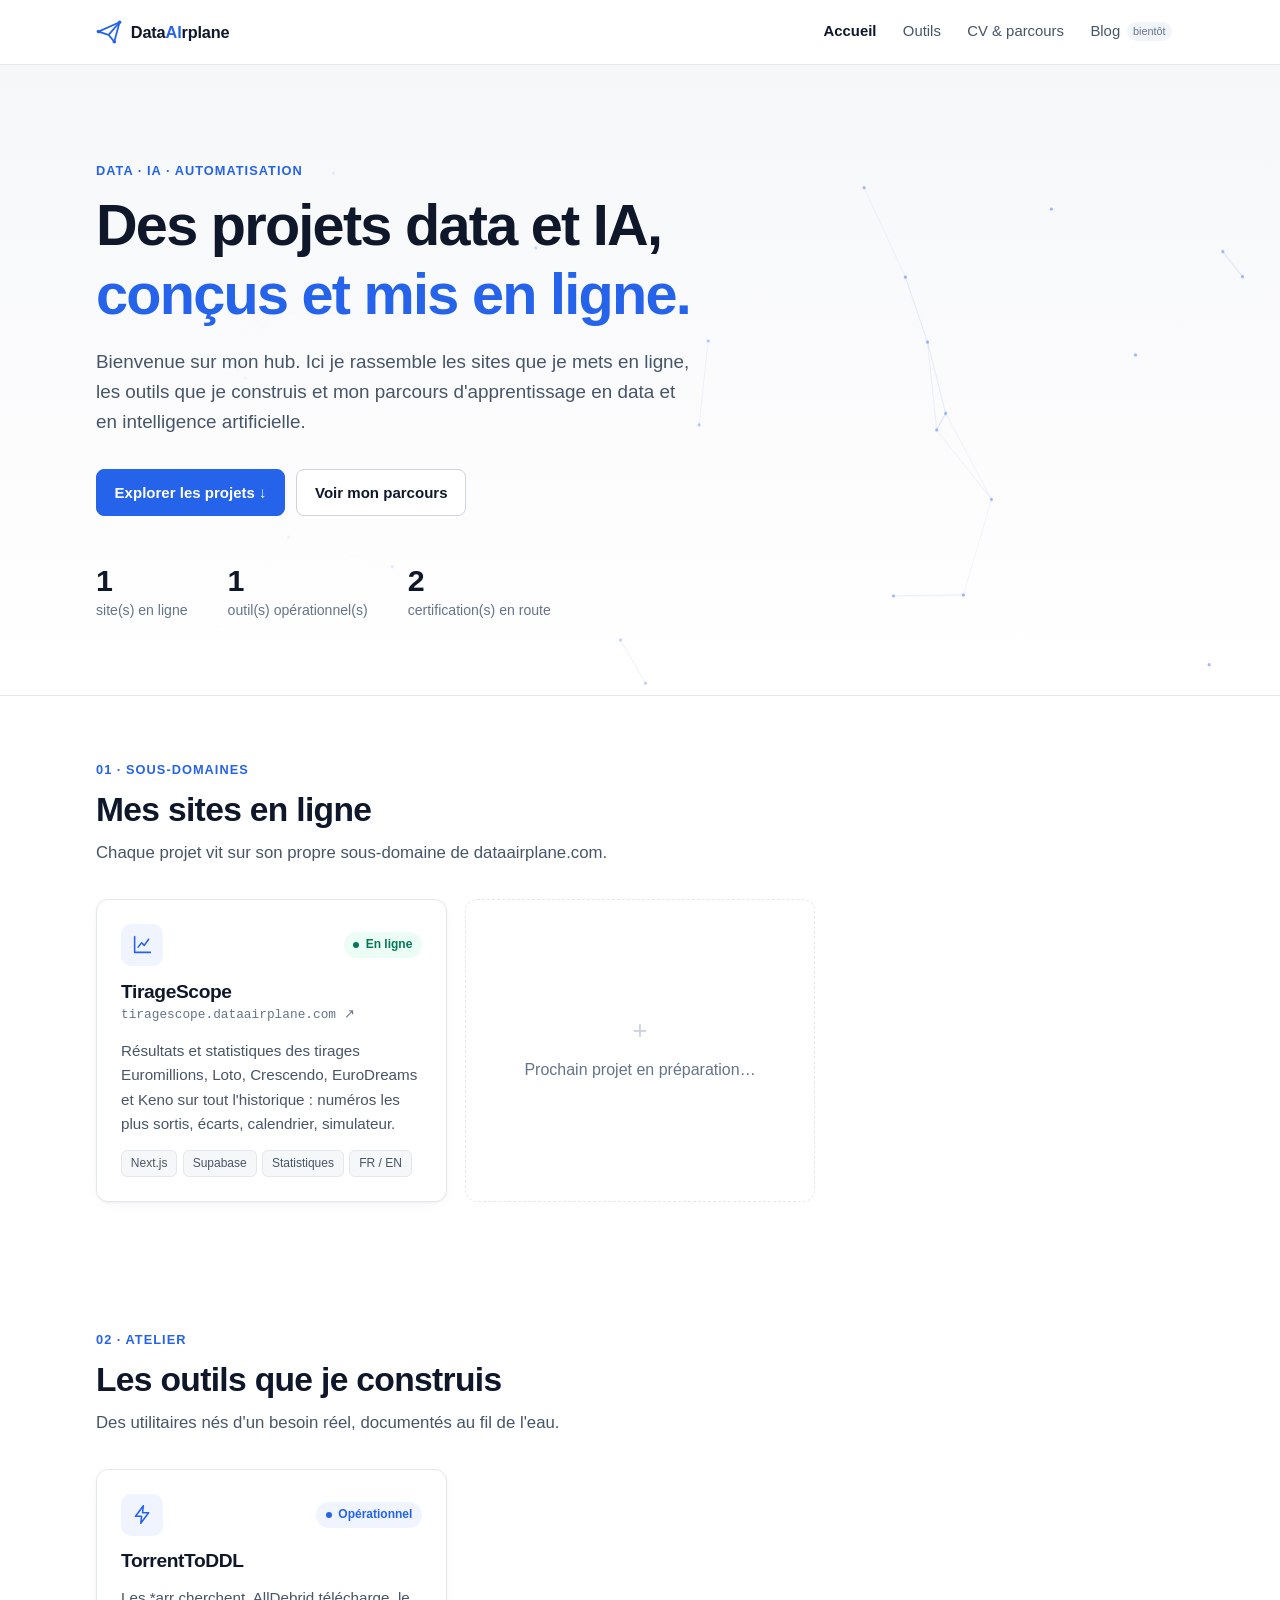
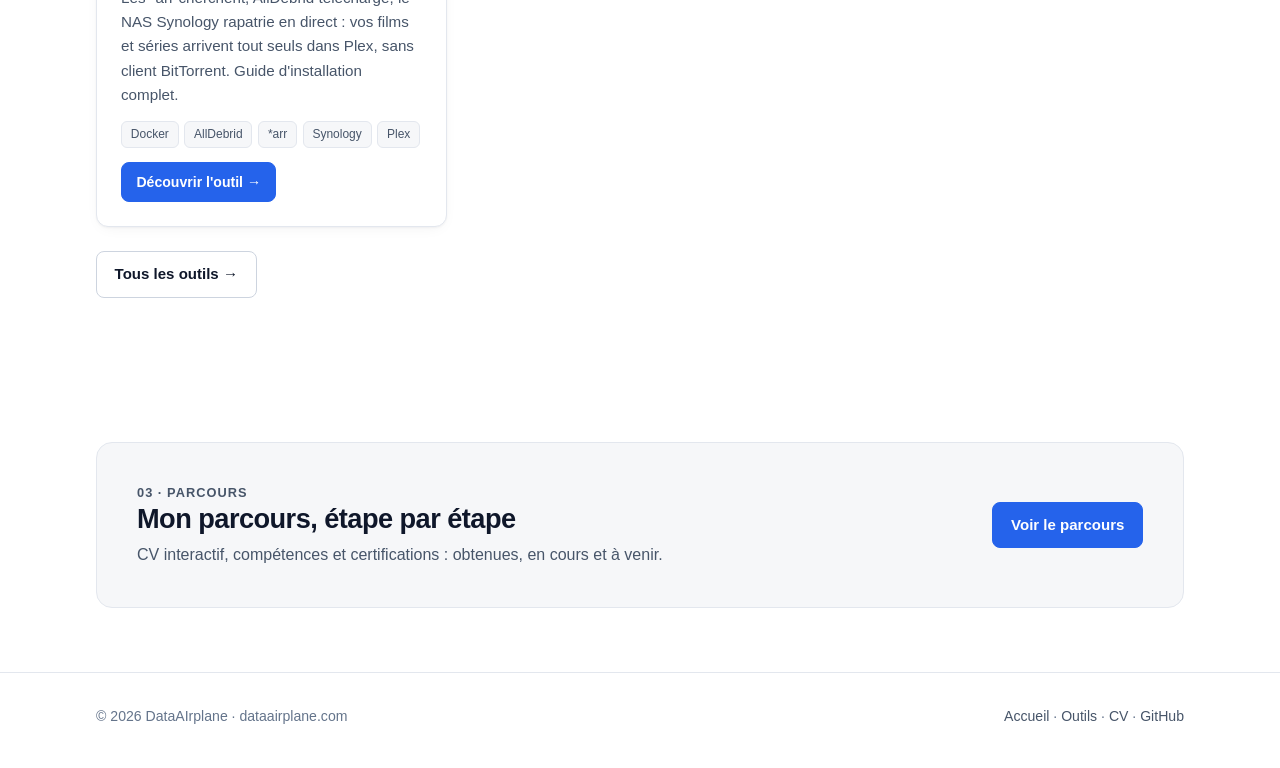
<file: index.html>
<!DOCTYPE html>
<html lang="fr">
<head>
<meta charset="UTF-8">
<meta name="viewport" content="width=device-width, initial-scale=1">
<title>DataAIrplane · Data, IA et projets en ligne</title>
<meta name="description" content="Le hub de DataAIrplane : sites data, outils et parcours d'apprentissage autour de la donnée et de l'intelligence artificielle.">
<meta name="theme-color" content="#070912">
<meta property="og:title" content="DataAIrplane · Data, IA et projets en ligne">
<meta property="og:description" content="Le hub de DataAIrplane : sites data, outils et parcours d'apprentissage autour de la donnée et de l'intelligence artificielle.">
<meta property="og:type" content="website">
<link rel="icon" href="favicon.svg" type="image/svg+xml">
<link rel="stylesheet" href="assets/css/style.css">
</head>
<body>
<header class="nav">
  <nav class="nav-in" aria-label="Navigation principale">
    <a class="logo" href="index.html"><svg aria-hidden="true" viewBox="0 0 32 32" fill="none"><path d="M3 15.5L29 4l-6.5 24-7-8.5L3 15.5z" stroke="currentColor" stroke-width="2.2" stroke-linejoin="round"/><path d="M15.5 19.5L29 4" stroke="currentColor" stroke-width="2.2"/><circle cx="29" cy="4" r="2.2" fill="currentColor"/><circle cx="3" cy="15.5" r="2.2" fill="currentColor"/><circle cx="22.5" cy="28" r="2.2" fill="currentColor"/></svg><span>Data<b>AI</b>rplane</span></a>
    <button class="burger" aria-label="Ouvrir le menu" aria-expanded="false"><svg width="20" height="20" viewBox="0 0 24 24" fill="none" stroke="currentColor" stroke-width="2" stroke-linecap="round"><path d="M4 7h16M4 12h16M4 17h16"/></svg></button>
    <ul class="liens">
      <li><a href="index.html" aria-current="page">Accueil</a></li>
      <li><a href="outils.html">Outils</a></li>
      <li><a href="cv.html">CV &amp; parcours</a></li>
      <li><a href="blog/index.html">Blog <span class="pastille-bientot">bientôt</span></a></li>
    </ul>
  </nav>
</header>
<main>
  <section class="hero">
    <canvas id="reseau" aria-hidden="true"></canvas>
    <div class="conteneur">
      <p class="surtitre revele">Data · IA · Automatisation</p>
      <h1 class="revele" style="--delai:60ms">Des projets data et IA,<br><span class="accent">conçus et mis en ligne.</span></h1>
      <p class="intro revele" style="--delai:160ms">Bienvenue sur mon hub. Ici je rassemble les sites que je mets en ligne, les outils que je construis et mon parcours d'apprentissage en data et en intelligence artificielle.</p>
      <div class="actions revele" style="--delai:240ms">
        <a class="btn principal" href="#sites">Explorer les projets ↓</a>
        <a class="btn" href="cv.html">Voir mon parcours</a>
      </div>
      <div class="compteurs revele" style="--delai:320ms">
        <div class="compteur"><strong data-compte="sites">0</strong><span>site(s) en ligne</span></div>
        <div class="compteur"><strong data-compte="outils">0</strong><span>outil(s) opérationnel(s)</span></div>
        <div class="compteur"><strong data-compte="apprentissage">0</strong><span>certification(s) en route</span></div>
      </div>
    </div>
  </section>

  <section id="sites">
    <div class="conteneur">
      <p class="surtitre revele">01 · Sous-domaines</p>
      <h2 class="revele">Mes sites en ligne</h2>
      <p class="sous revele">Chaque projet vit sur son propre sous-domaine de dataairplane.com.</p>
      <div class="cartes" data-liste="sites" data-fantome></div>
    </div>
  </section>

  <section id="outils">
    <div class="conteneur">
      <p class="surtitre revele">02 · Atelier</p>
      <h2 class="revele">Les outils que je construis</h2>
      <p class="sous revele">Des utilitaires nés d'un besoin réel, documentés au fil de l'eau.</p>
      <div class="cartes" data-liste="outils"></div>
      <p class="revele" style="margin-top:1.5rem"><a class="btn" href="outils.html">Tous les outils →</a></p>
    </div>
  </section>

  <section>
    <div class="conteneur">
      <div class="bandeau revele">
        <div>
          <p class="surtitre">03 · Parcours</p>
          <h2>Mon parcours, étape par étape</h2>
          <p>CV interactif, compétences et certifications : obtenues, en cours et à venir.</p>
        </div>
        <a class="btn principal" href="cv.html">Voir le parcours</a>
      </div>
    </div>
  </section>
</main>
<footer class="pied">
  <div class="conteneur">
    <span>© <span data-annee>2026</span> DataAIrplane · dataairplane.com</span>
    <span><a href="index.html">Accueil</a> · <a href="outils.html">Outils</a> · <a href="cv.html">CV</a> · <a href="https://github.com/DataAIrplane" target="_blank" rel="noopener">GitHub</a></span>
  </div>
</footer>
<script src="assets/js/donnees.js"></script>
<script src="assets/js/reseau.js"></script>
<script src="assets/js/main.js"></script>
</body>
</html>
</file>
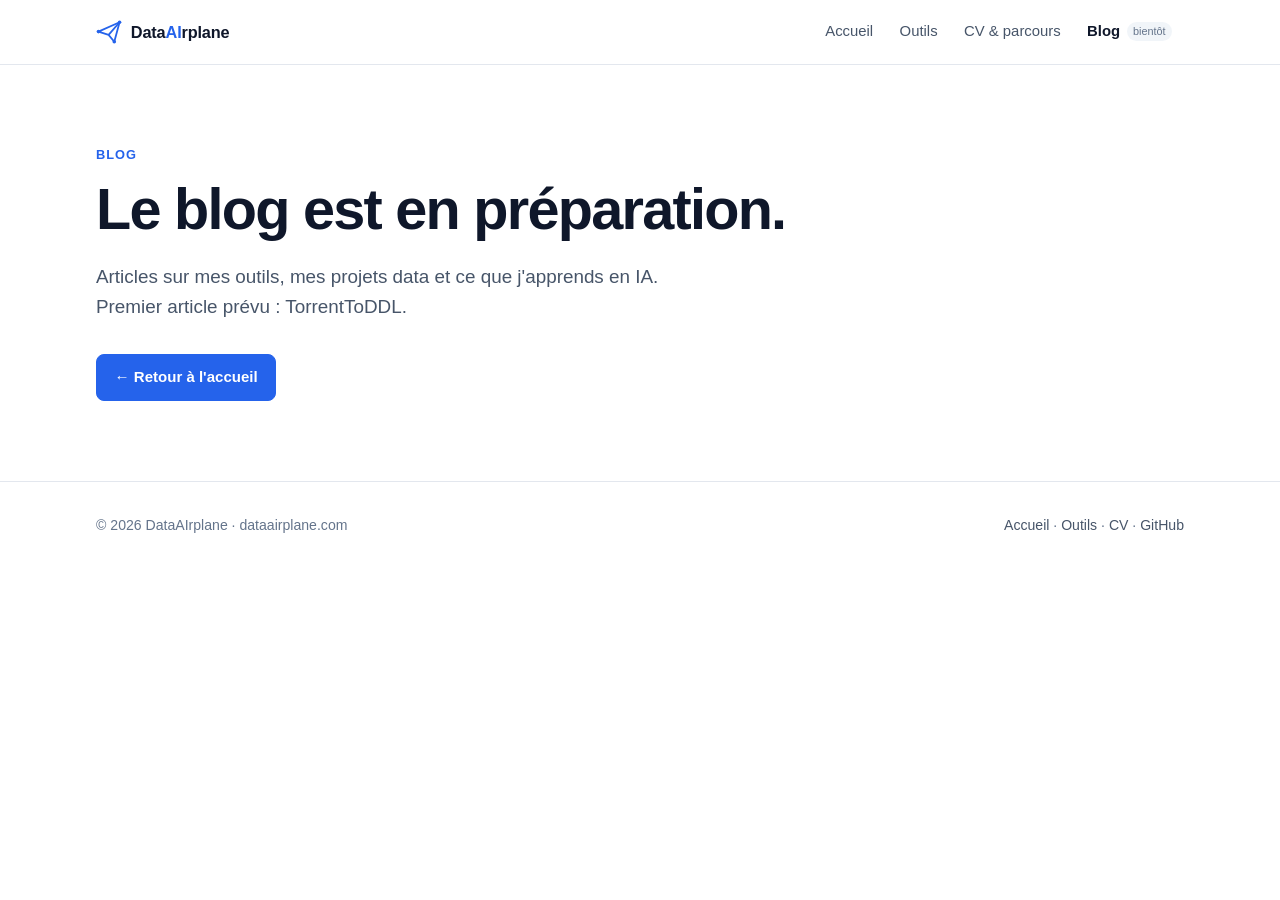
<file: blog/index.html>
<!DOCTYPE html>
<html lang="fr">
<head>
<meta charset="UTF-8">
<meta name="viewport" content="width=device-width, initial-scale=1">
<title>Blog · DataAIrplane</title>
<meta name="description" content="Le blog de DataAIrplane arrive bientôt.">
<meta name="theme-color" content="#070912">
<meta property="og:title" content="Blog · DataAIrplane">
<meta property="og:description" content="Le blog de DataAIrplane arrive bientôt.">
<meta property="og:type" content="website">
<link rel="icon" href="../favicon.svg" type="image/svg+xml">
<link rel="stylesheet" href="../assets/css/style.css">
</head>
<body>
<header class="nav">
  <nav class="nav-in" aria-label="Navigation principale">
    <a class="logo" href="../index.html"><svg aria-hidden="true" viewBox="0 0 32 32" fill="none"><path d="M3 15.5L29 4l-6.5 24-7-8.5L3 15.5z" stroke="currentColor" stroke-width="2.2" stroke-linejoin="round"/><path d="M15.5 19.5L29 4" stroke="currentColor" stroke-width="2.2"/><circle cx="29" cy="4" r="2.2" fill="currentColor"/><circle cx="3" cy="15.5" r="2.2" fill="currentColor"/><circle cx="22.5" cy="28" r="2.2" fill="currentColor"/></svg><span>Data<b>AI</b>rplane</span></a>
    <button class="burger" aria-label="Ouvrir le menu" aria-expanded="false"><svg width="20" height="20" viewBox="0 0 24 24" fill="none" stroke="currentColor" stroke-width="2" stroke-linecap="round"><path d="M4 7h16M4 12h16M4 17h16"/></svg></button>
    <ul class="liens">
      <li><a href="../index.html">Accueil</a></li>
      <li><a href="../outils.html">Outils</a></li>
      <li><a href="../cv.html">CV &amp; parcours</a></li>
      <li><a href="../blog/index.html" aria-current="page">Blog <span class="pastille-bientot">bientôt</span></a></li>
    </ul>
  </nav>
</header>
<main>
  <div class="conteneur">
    <section class="hero hero-simple">
      <div>
        <p class="surtitre revele">Blog</p>
        <h1 class="revele">Le blog est en préparation.</h1>
        <p class="intro revele">Articles sur mes outils, mes projets data et ce que j'apprends en IA. Premier article prévu : TorrentToDDL.</p>
        <div class="actions revele"><a class="btn principal" href="../index.html">← Retour à l'accueil</a></div>
      </div>
    </section>
  </div>
</main>
<footer class="pied">
  <div class="conteneur">
    <span>© <span data-annee>2026</span> DataAIrplane · dataairplane.com</span>
    <span><a href="../index.html">Accueil</a> · <a href="../outils.html">Outils</a> · <a href="../cv.html">CV</a> · <a href="https://github.com/DataAIrplane" target="_blank" rel="noopener">GitHub</a></span>
  </div>
</footer>
<script src="../assets/js/donnees.js"></script>
<script src="../assets/js/main.js"></script>
</body>
</html>
</file>
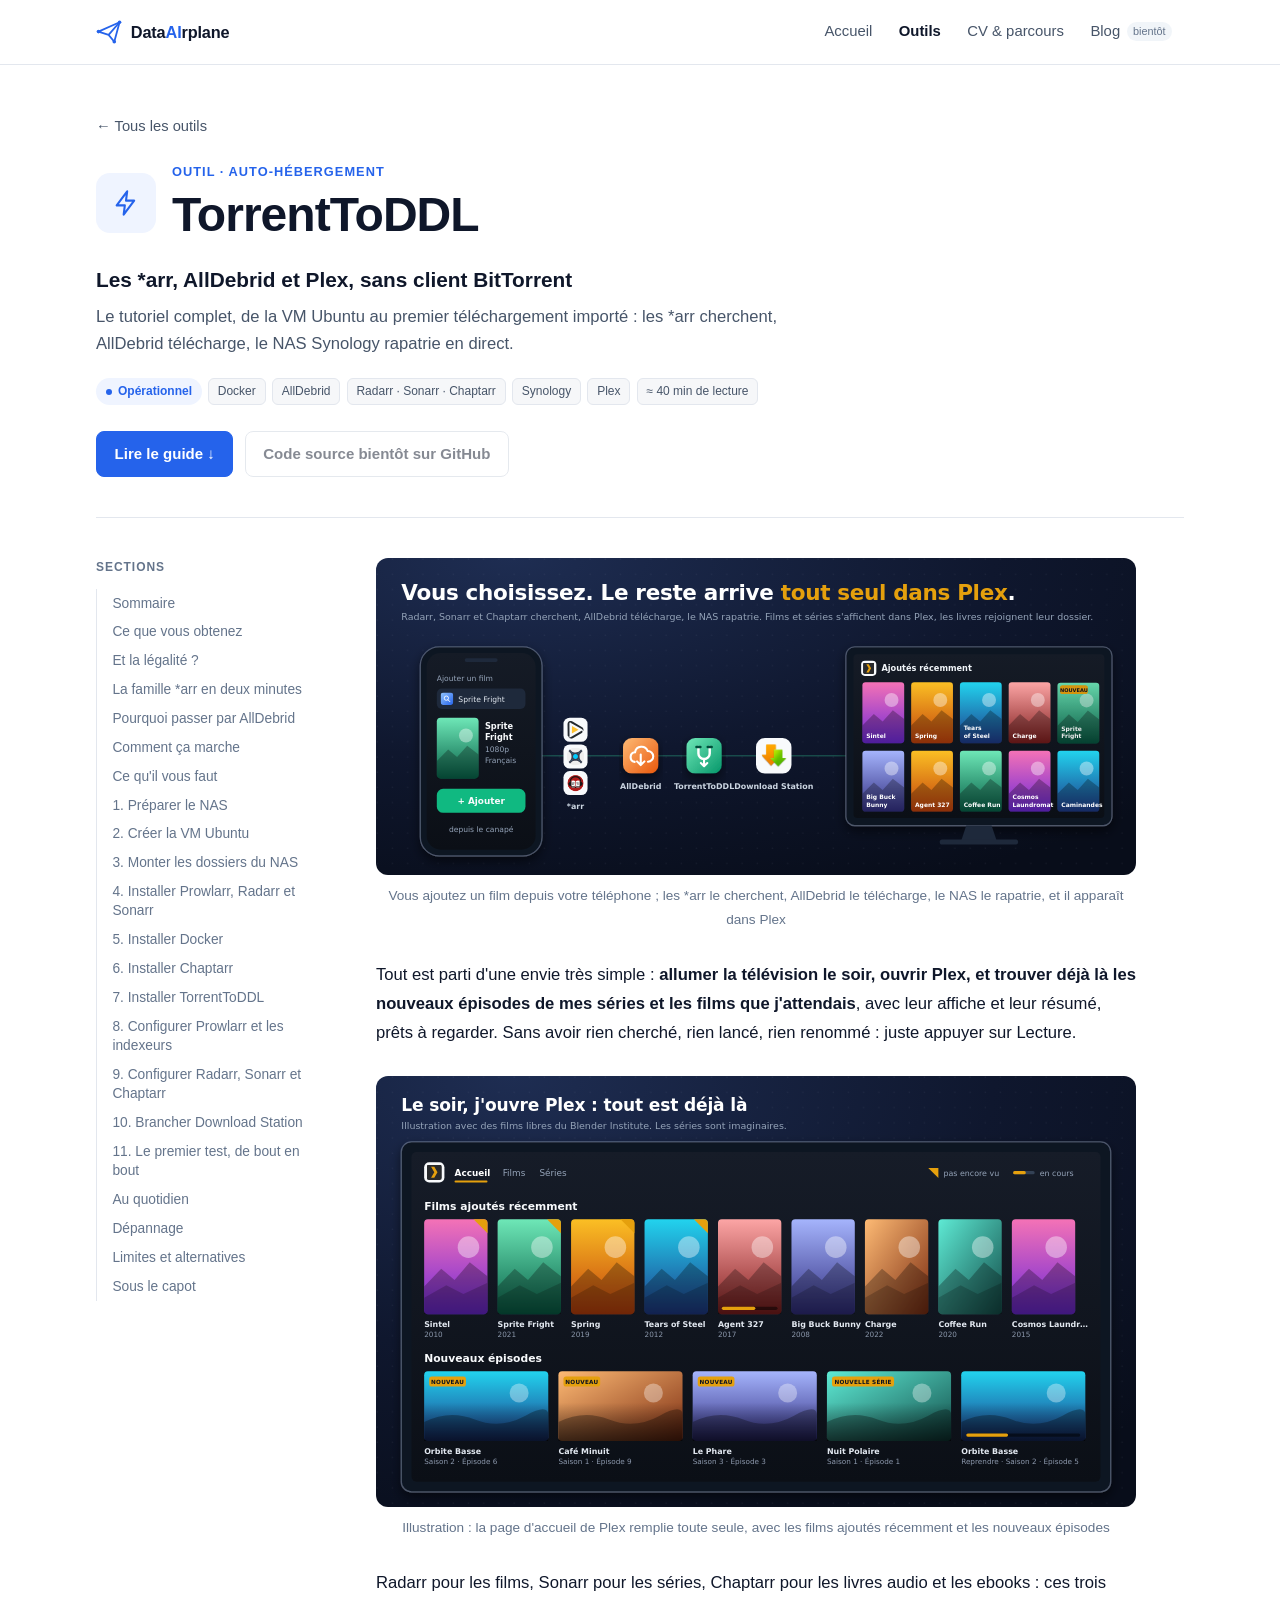
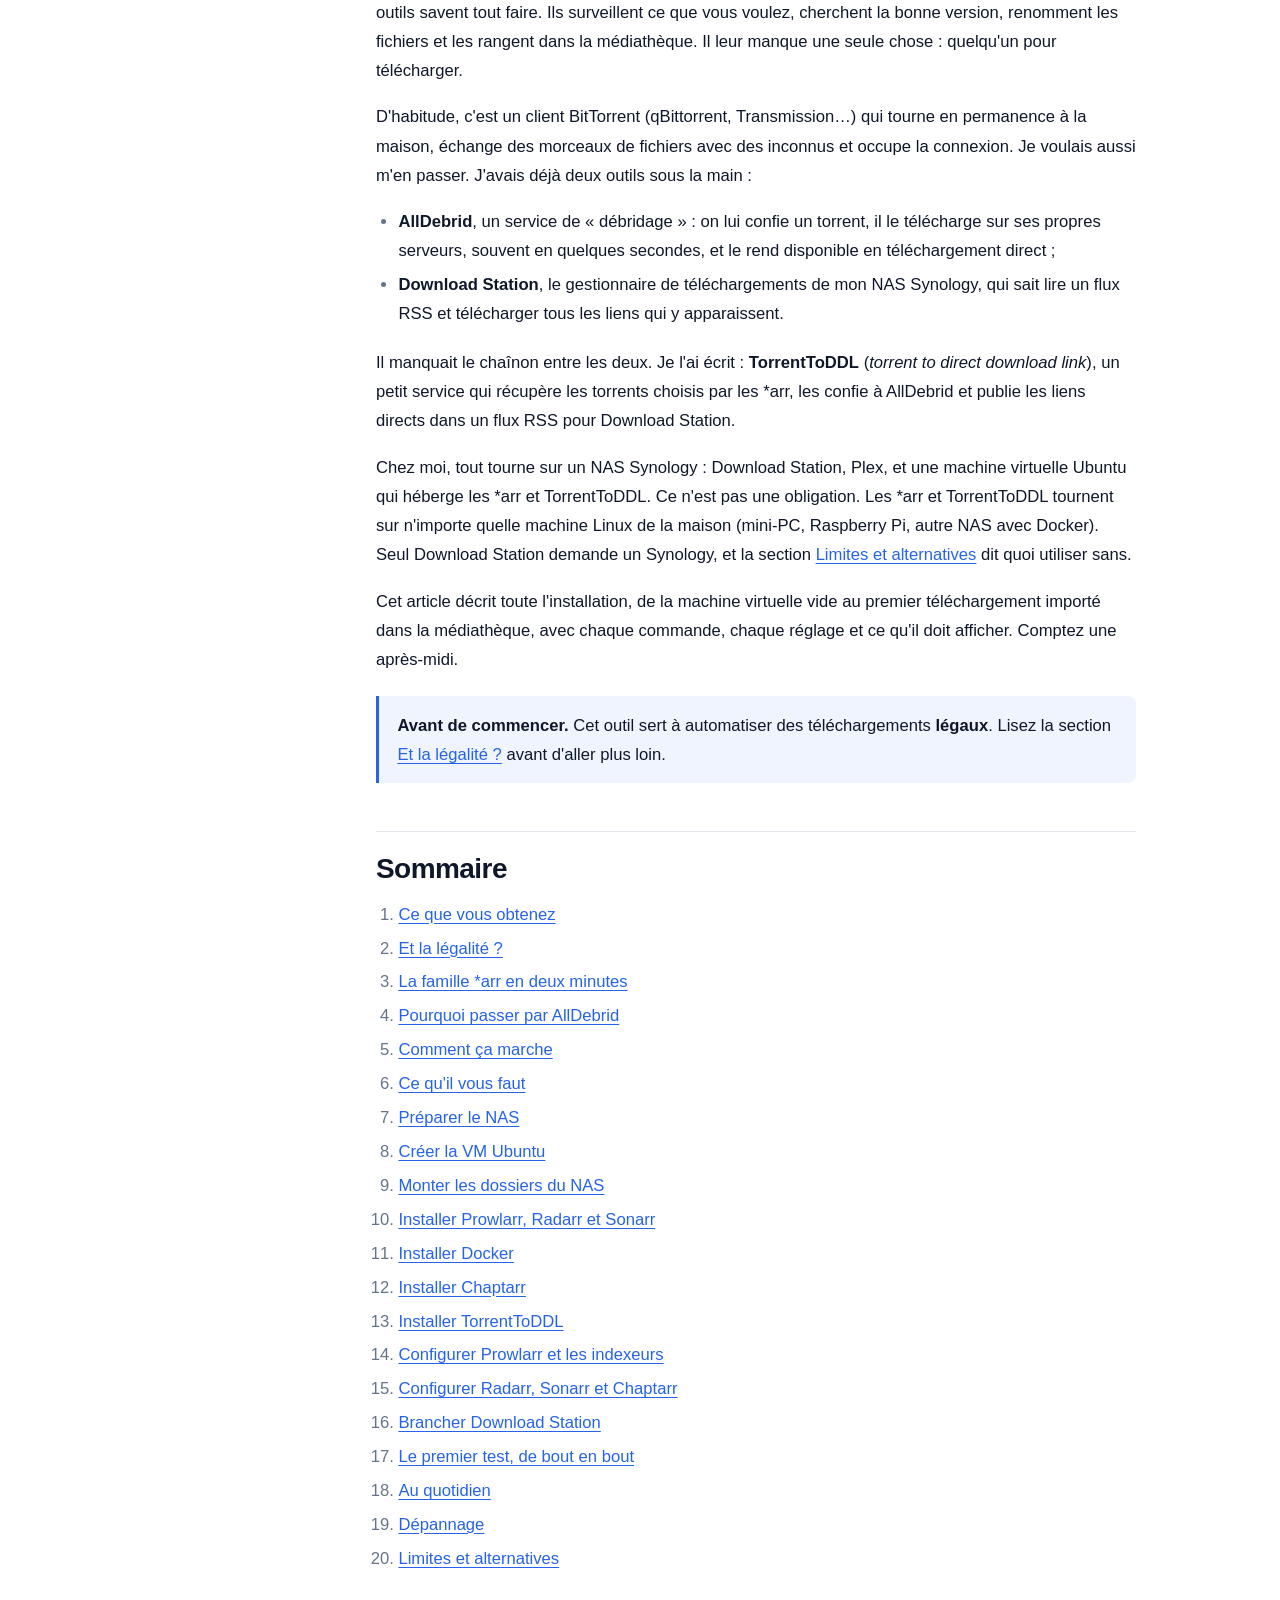
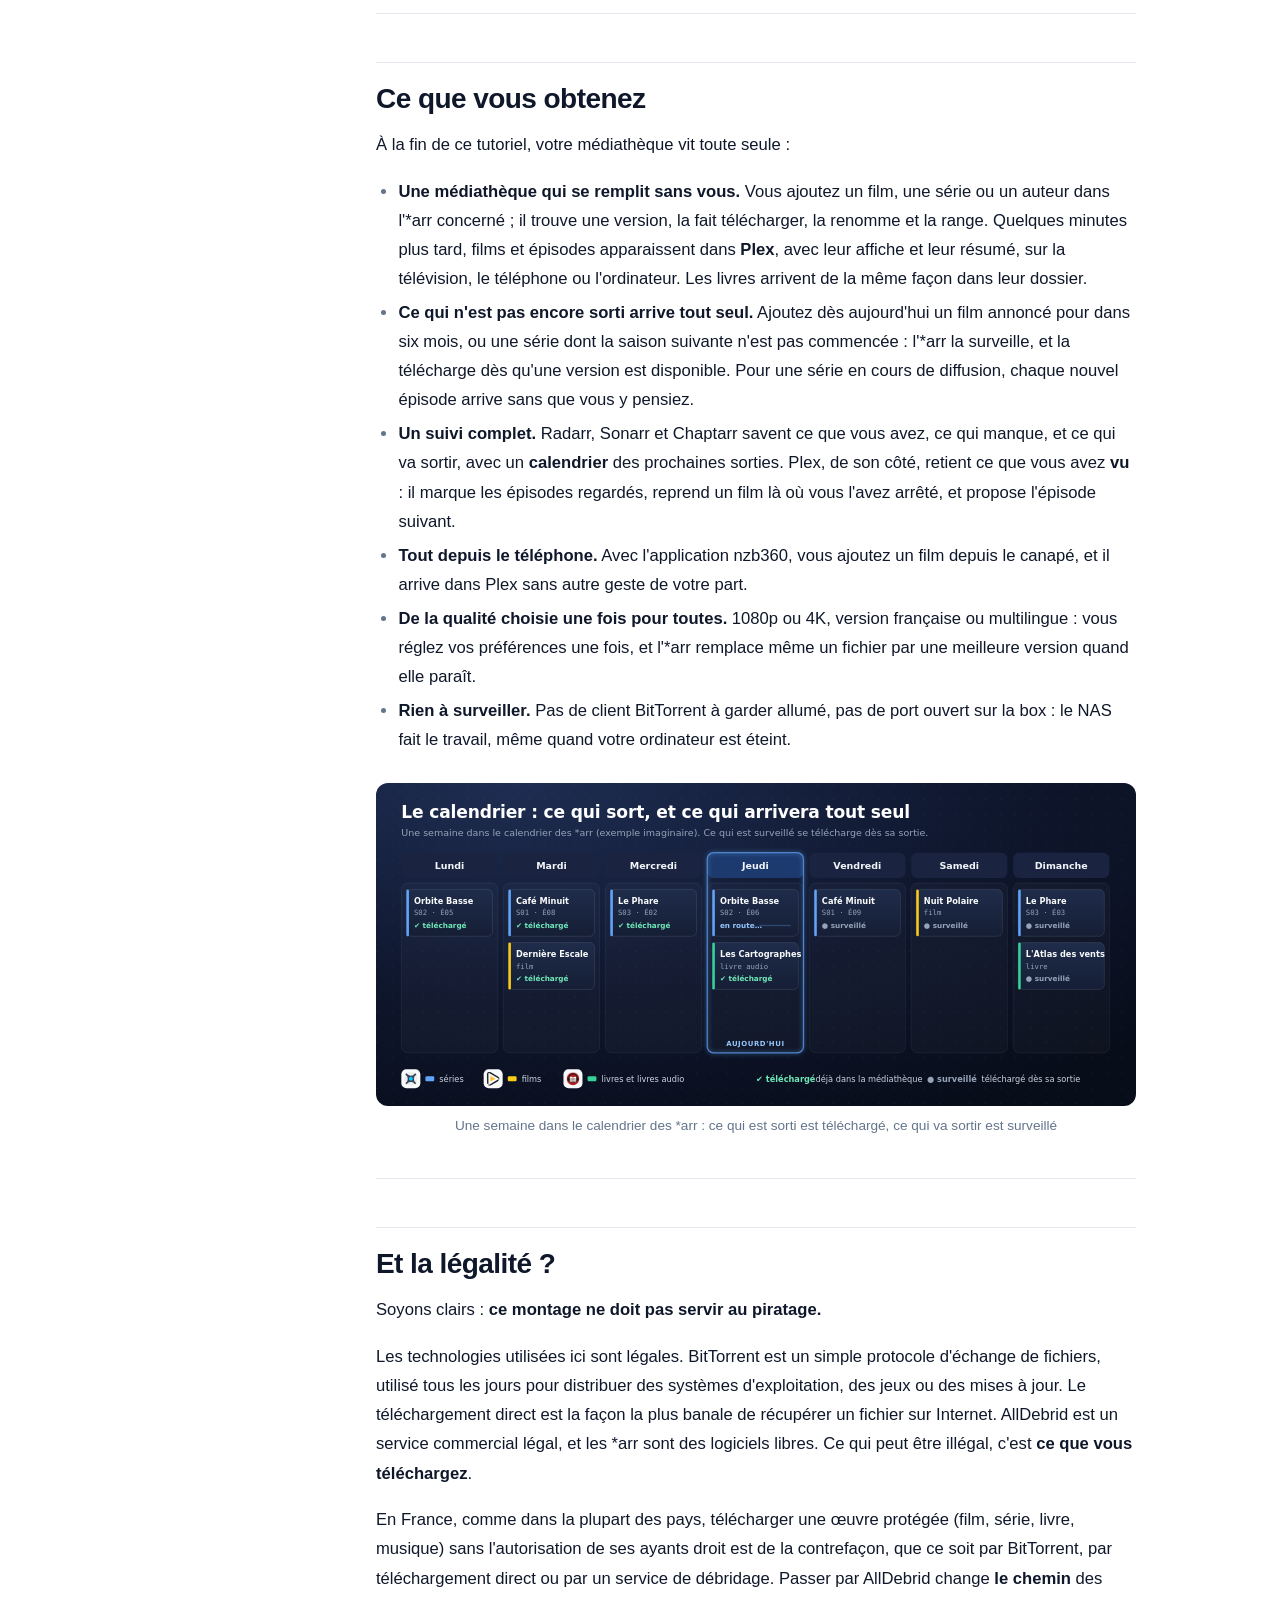
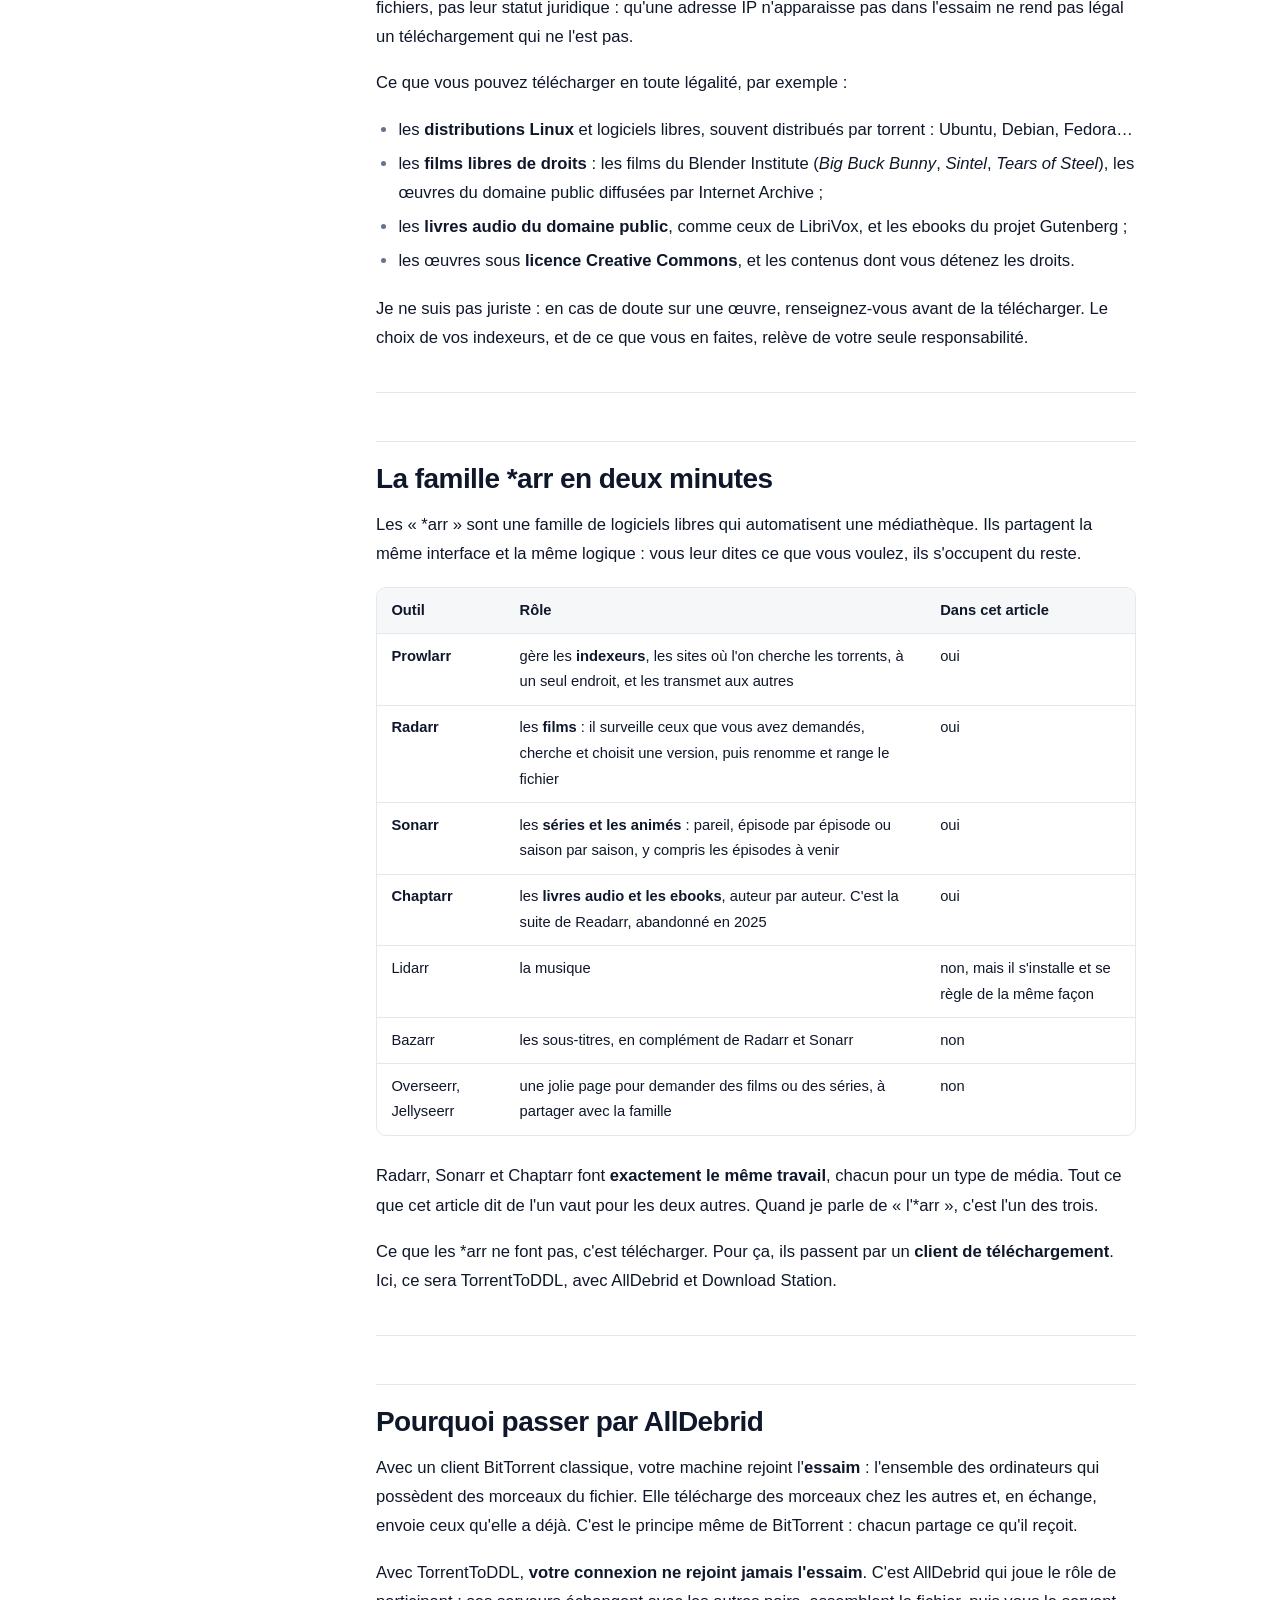
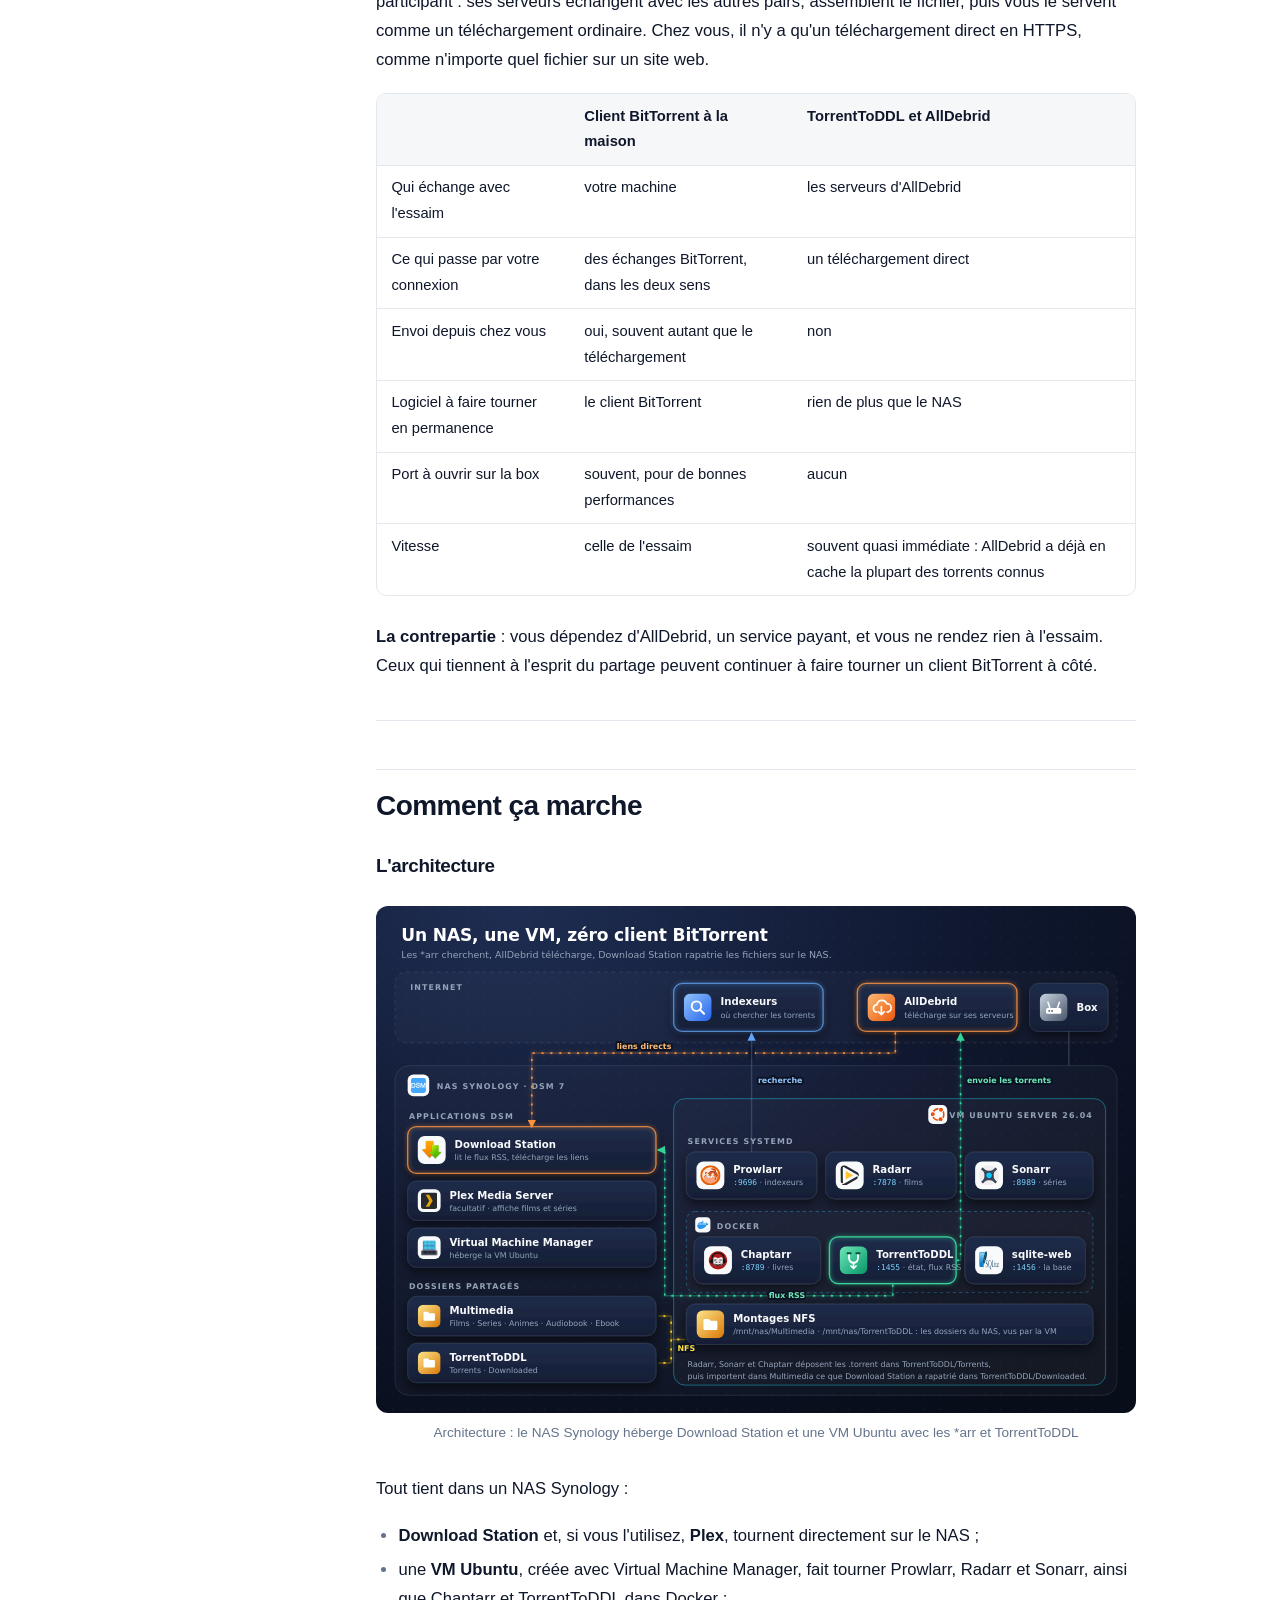
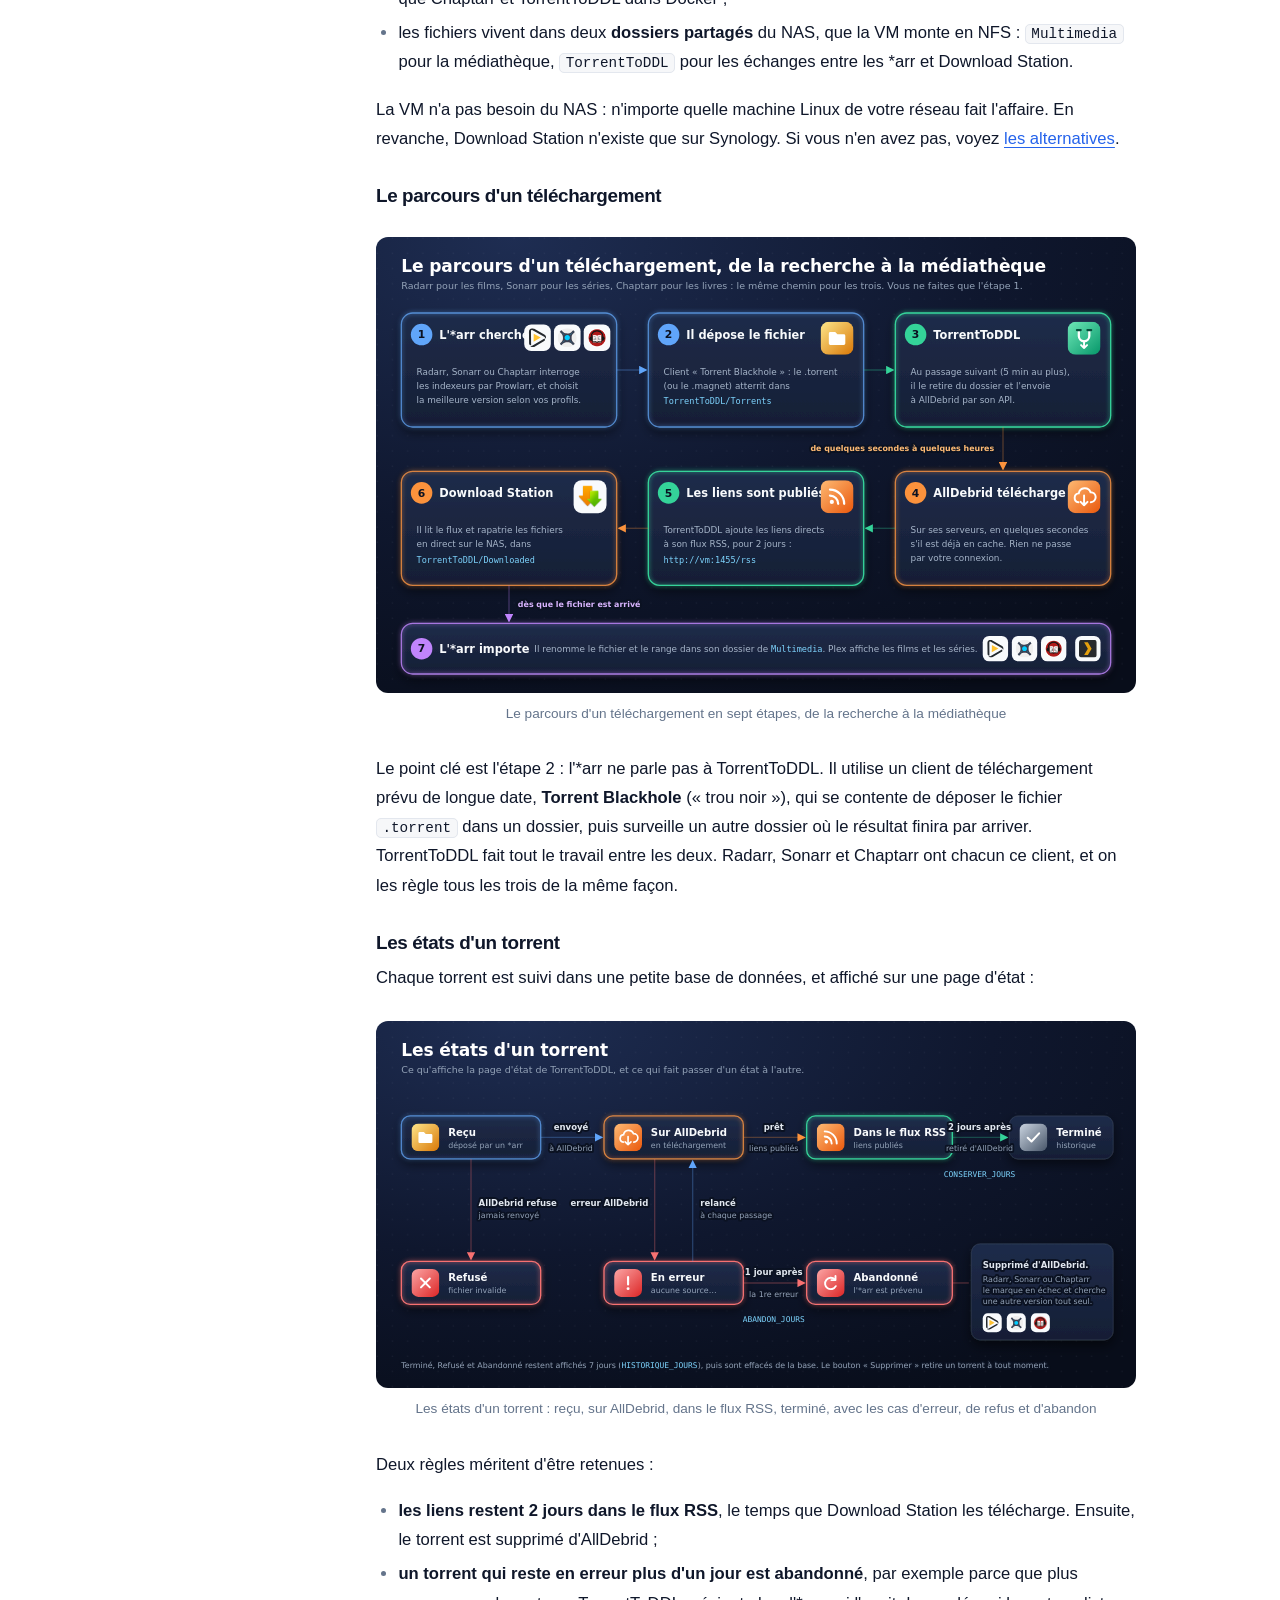
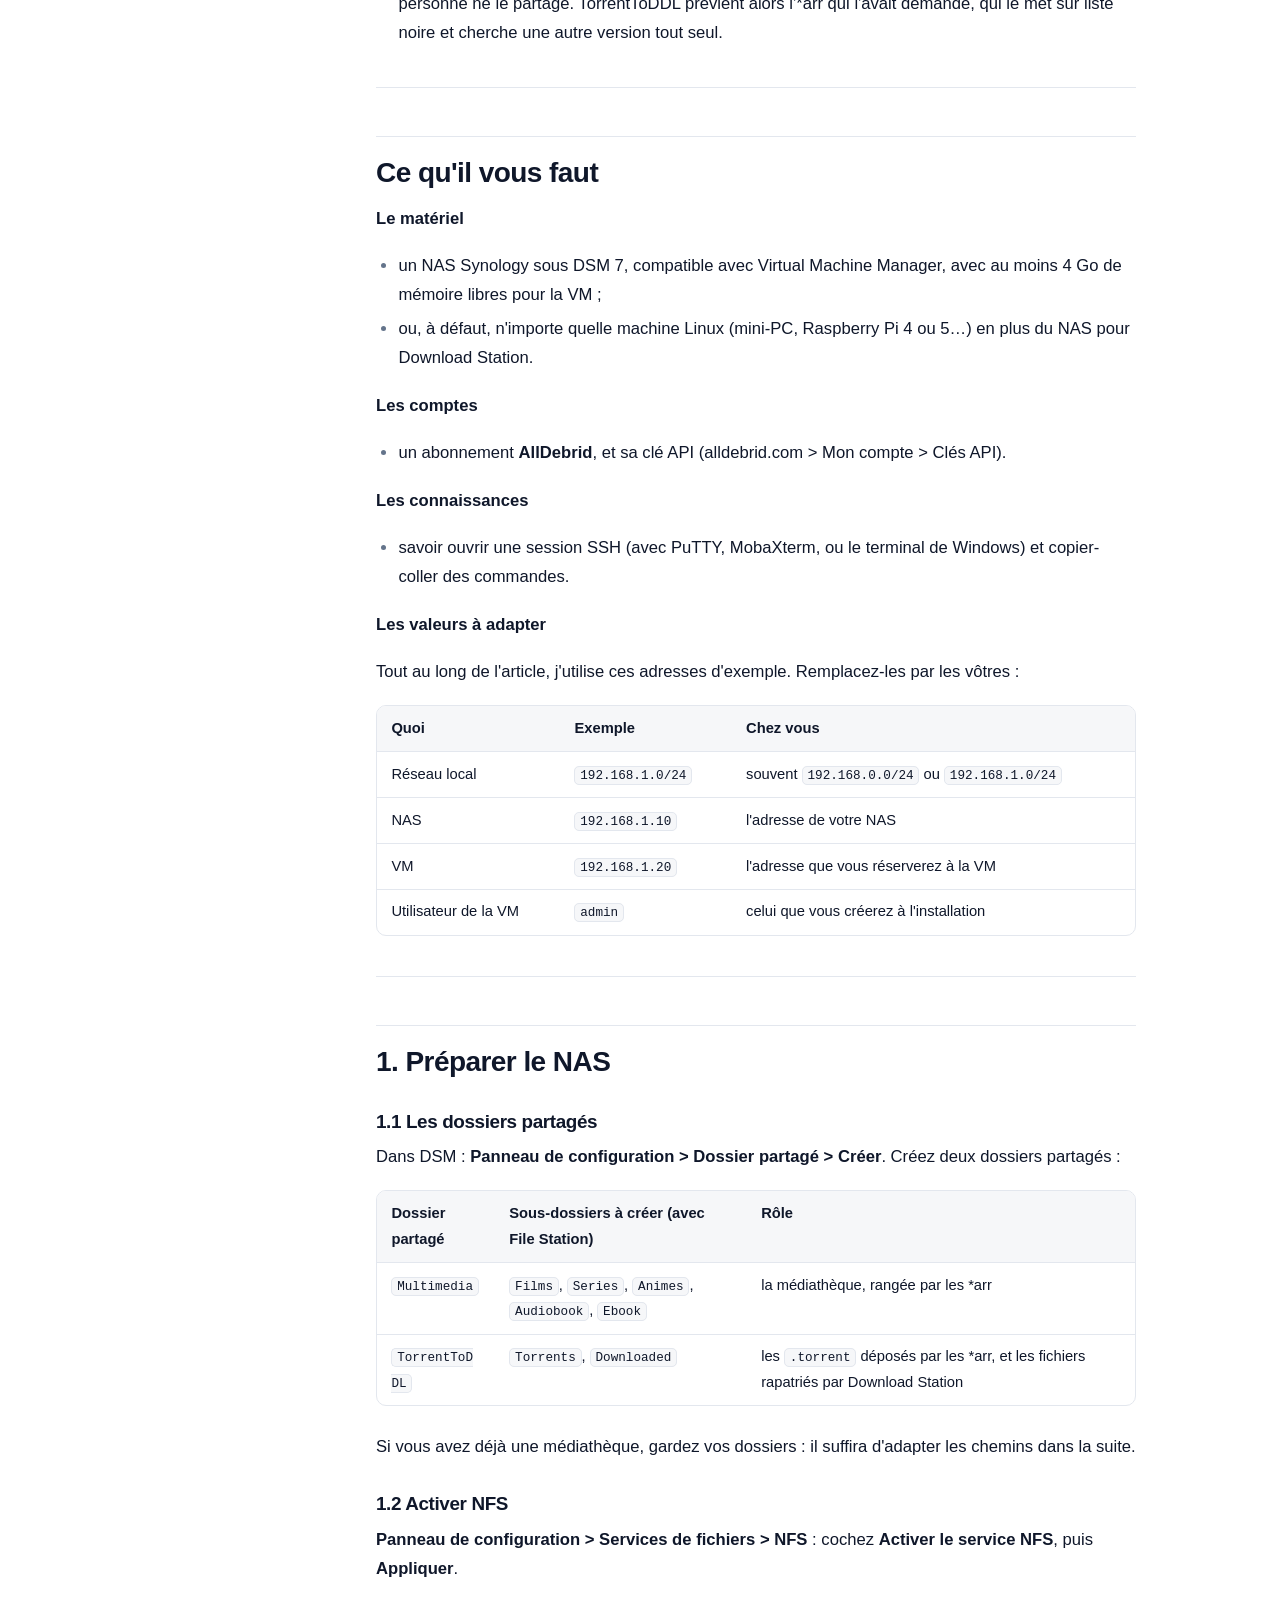
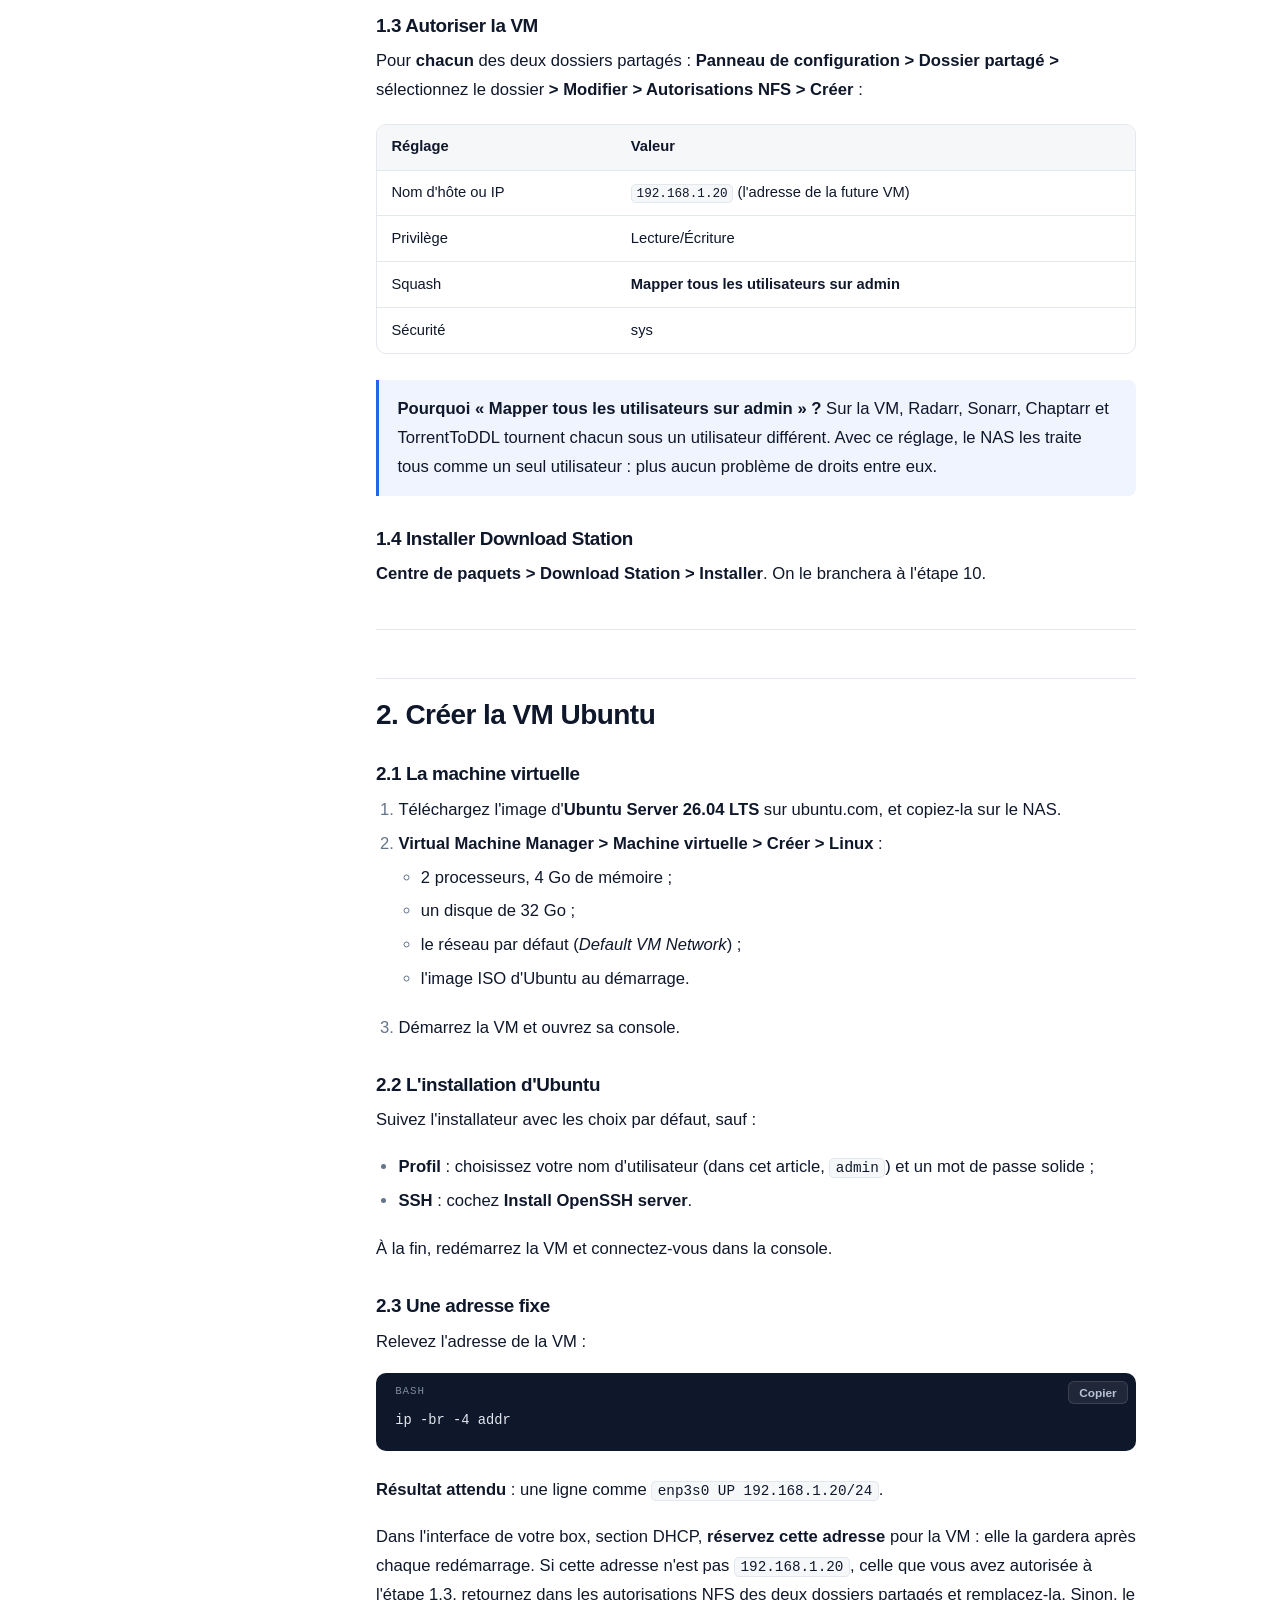
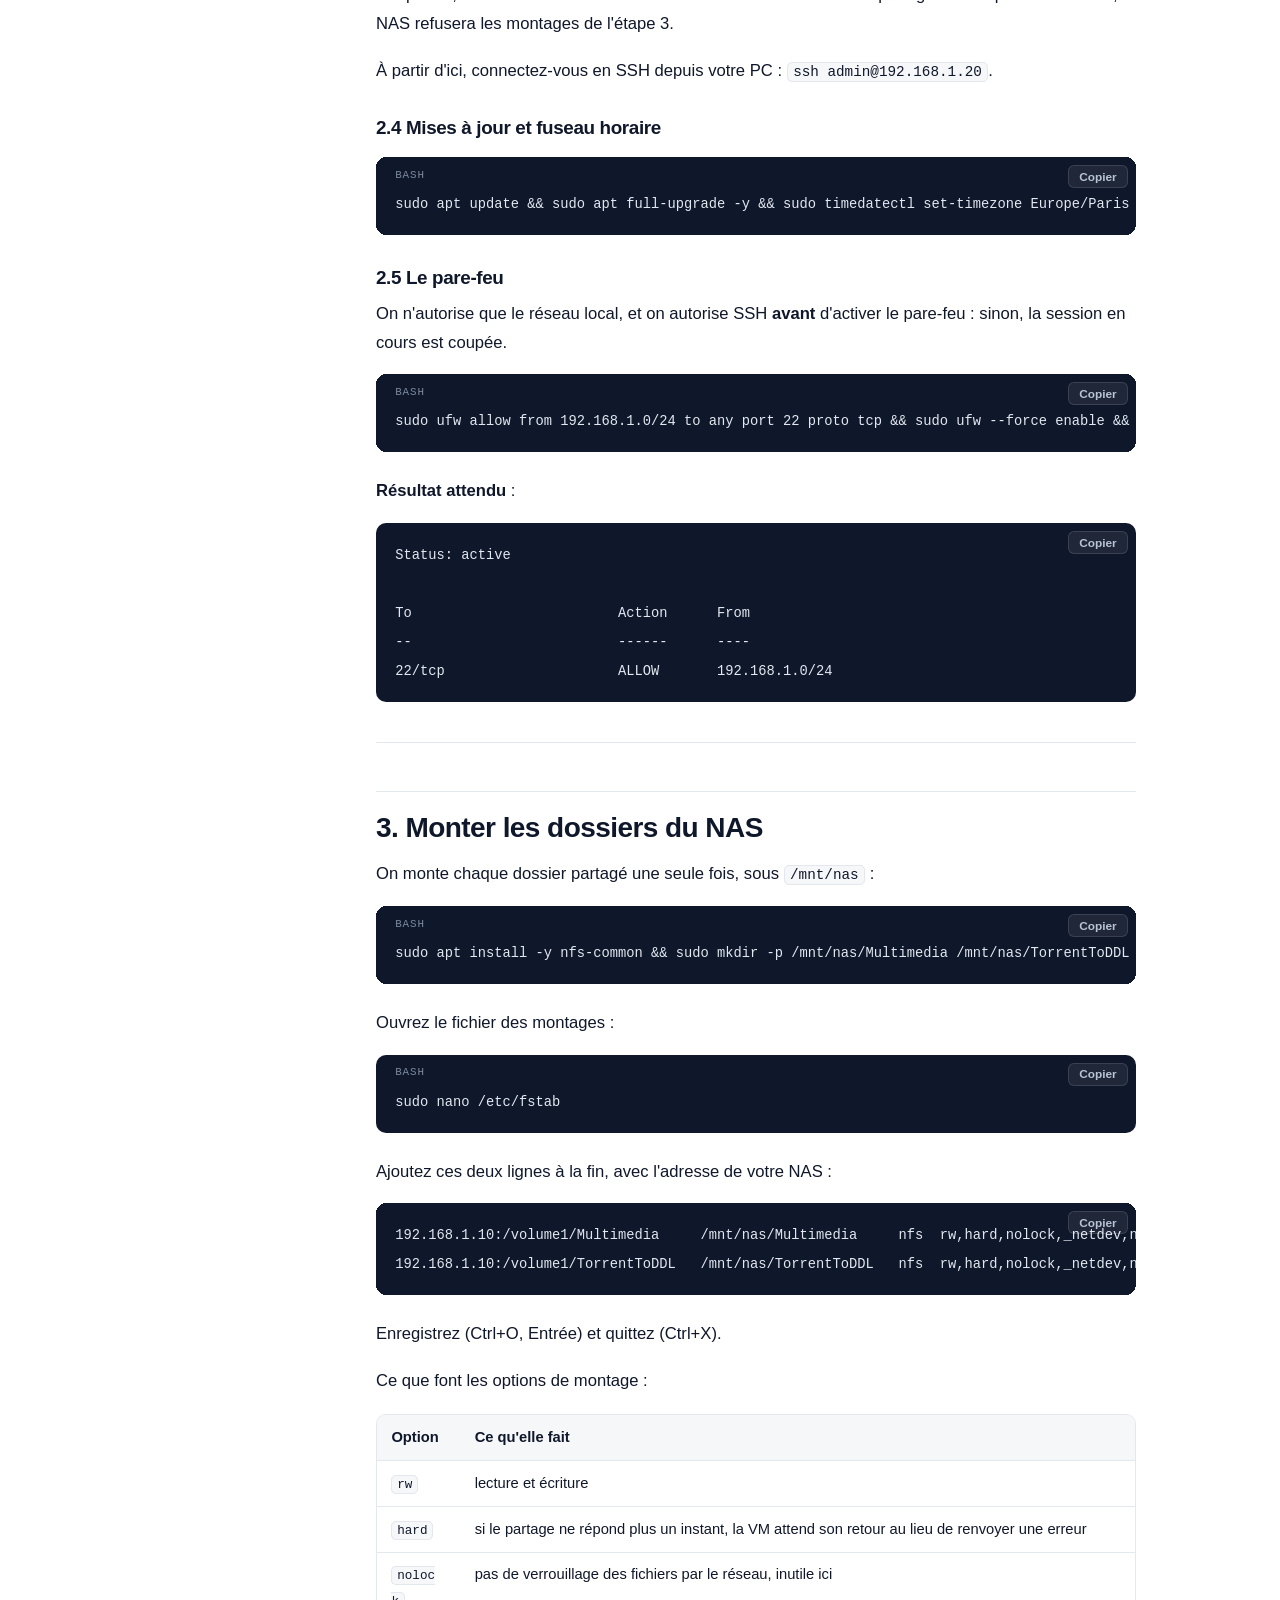
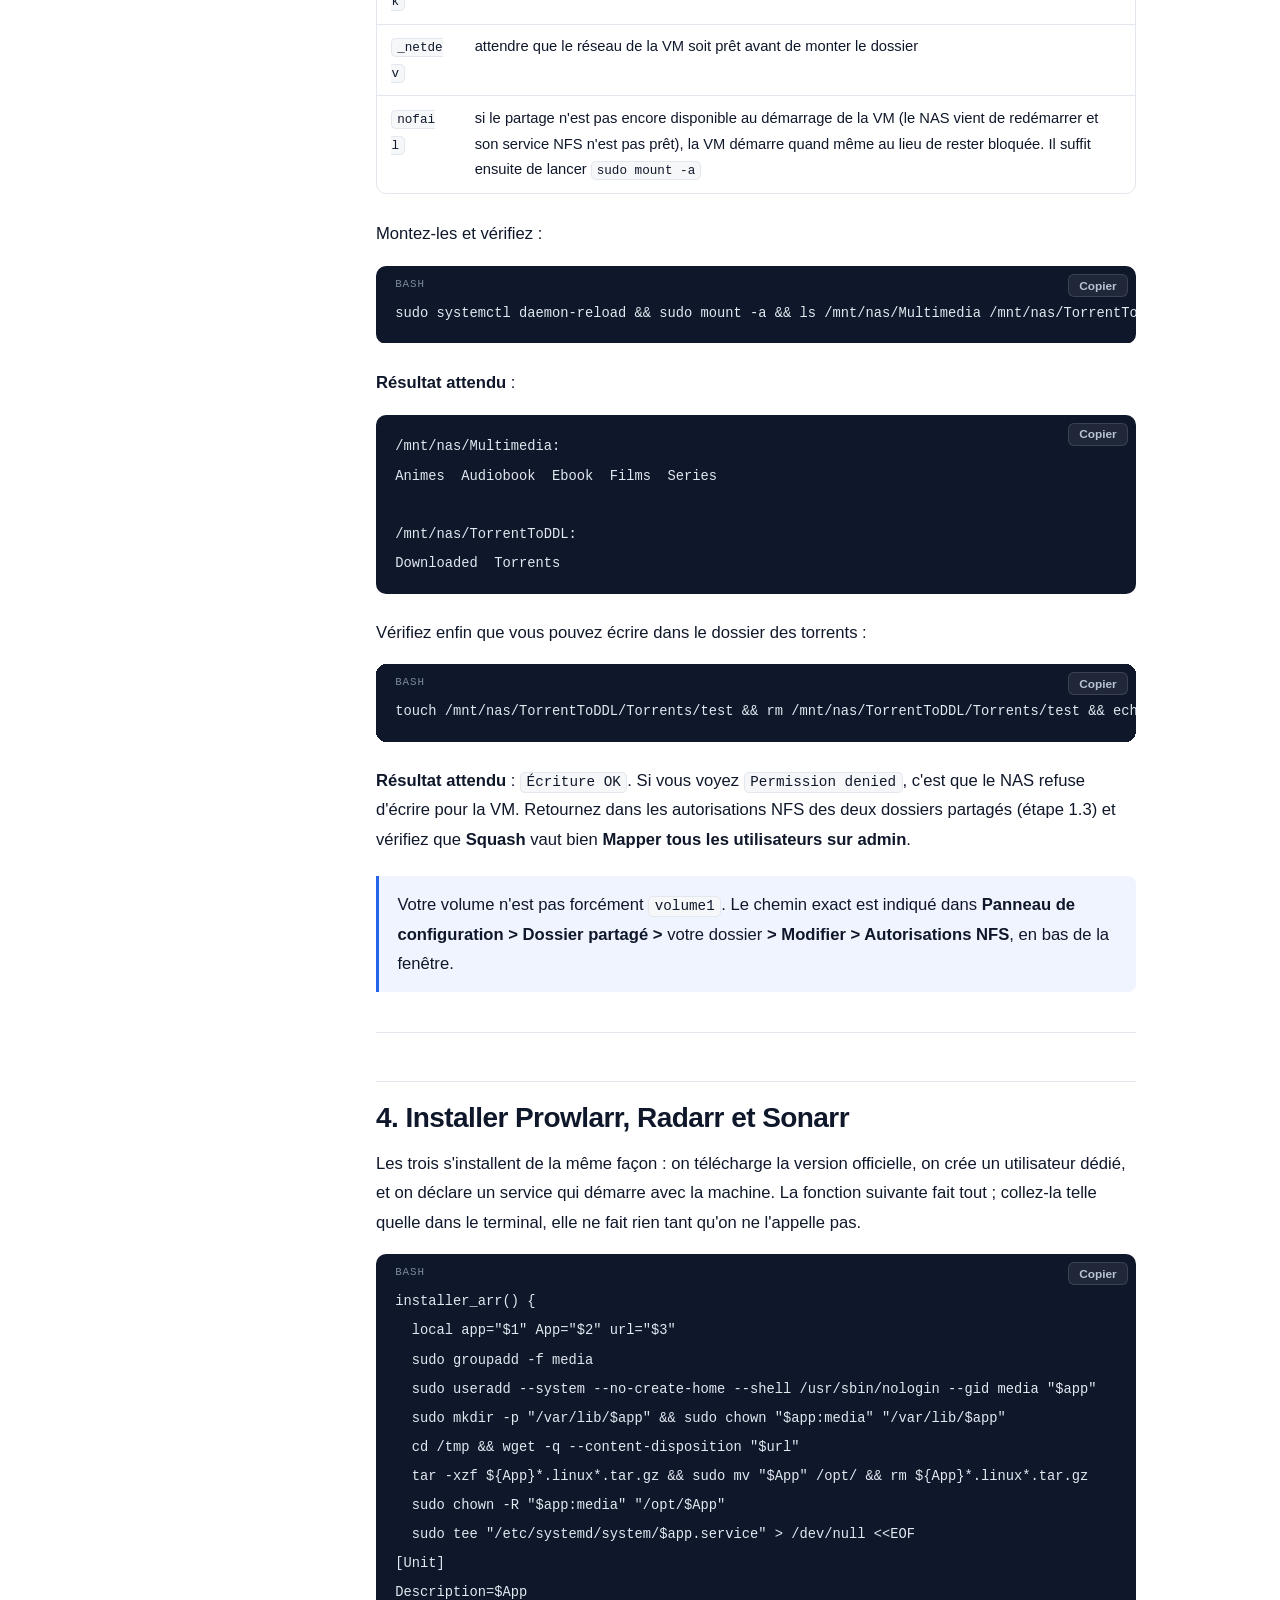
<file: outils/torrenttoddl/index.html>
<!DOCTYPE html>
<html lang="fr">
<head>
<meta charset="UTF-8">
<meta name="viewport" content="width=device-width, initial-scale=1">
<title>TorrentToDDL · Outil · DataAIrplane</title>
<meta name="description" content="Le tutoriel complet, de la VM Ubuntu au premier téléchargement importé : les *arr cherchent, AllDebrid télécharge, le NAS Synology rapatrie en direct.">
<meta name="theme-color" content="#070912">
<meta property="og:title" content="TorrentToDDL : les *arr, AllDebrid et Plex, sans client BitTorrent">
<meta property="og:description" content="Le tutoriel complet, de la VM Ubuntu au premier téléchargement importé : les *arr cherchent, AllDebrid télécharge, le NAS Synology rapatrie en direct.">
<meta property="og:type" content="article">
<link rel="icon" href="../../favicon.svg" type="image/svg+xml">
<link rel="stylesheet" href="../../assets/css/style.css">
</head>
<body class="page-outil">
<!-- Page générée par sources/generer-torrenttoddl.mjs : modifier l'article, pas ce fichier. -->
<div class="lecture" aria-hidden="true"><i></i></div>
<header class="nav">
  <nav class="nav-in" aria-label="Navigation principale">
    <a class="logo" href="../../index.html"><svg aria-hidden="true" viewBox="0 0 32 32" fill="none"><path d="M3 15.5L29 4l-6.5 24-7-8.5L3 15.5z" stroke="currentColor" stroke-width="2.2" stroke-linejoin="round"/><path d="M15.5 19.5L29 4" stroke="currentColor" stroke-width="2.2"/><circle cx="29" cy="4" r="2.2" fill="currentColor"/><circle cx="3" cy="15.5" r="2.2" fill="currentColor"/><circle cx="22.5" cy="28" r="2.2" fill="currentColor"/></svg><span>Data<b>AI</b>rplane</span></a>
    <button class="burger" aria-label="Ouvrir le menu" aria-expanded="false"><svg width="20" height="20" viewBox="0 0 24 24" fill="none" stroke="currentColor" stroke-width="2" stroke-linecap="round"><path d="M4 7h16M4 12h16M4 17h16"/></svg></button>
    <ul class="liens">
      <li><a href="../../index.html">Accueil</a></li>
      <li><a href="../../outils.html" aria-current="page">Outils</a></li>
      <li><a href="../../cv.html">CV &amp; parcours</a></li>
      <li><a href="../../blog/index.html">Blog <span class="pastille-bientot">bientôt</span></a></li>
    </ul>
  </nav>
</header>
<main>
  <div class="conteneur">
    <section class="outil-hero">
      <a class="retour revele" href="../../outils.html">← Tous les outils</a>
      <div class="outil-tete revele">
        <div class="icone grande"><svg viewBox="0 0 24 24" fill="none" stroke-width="1.8" stroke-linecap="round" stroke-linejoin="round"><path d="M13 2L4 14h7l-1 8 9-12h-7l1-8z"/></svg></div>
        <div>
          <p class="surtitre">Outil · auto-hébergement</p>
          <h1>TorrentToDDL</h1>
        </div>
      </div>
      <p class="outil-sous revele">Les *arr, AllDebrid et Plex, sans client BitTorrent</p>
      <p class="intro revele">Le tutoriel complet, de la VM Ubuntu au premier téléchargement importé : les *arr cherchent, AllDebrid télécharge, le NAS Synology rapatrie en direct.</p>
      <div class="outil-infos revele">
        <span class="statut operationnel">Opérationnel</span>
        <span class="tag">Docker</span><span class="tag">AllDebrid</span><span class="tag">Radarr · Sonarr · Chaptarr</span><span class="tag">Synology</span><span class="tag">Plex</span>
        <span class="tag">≈ 40 min de lecture</span>
      </div>
      <div class="actions revele">
        <a class="btn principal" href="#guide">Lire le guide ↓</a>
        <span class="btn" aria-disabled="true">Code source bientôt sur GitHub</span>
      </div>
    </section>

    <div class="outil-corps" id="guide">
      <aside class="sommaire-lateral" aria-label="Sections">
        <p>Sections</p>
        <ol>
          <li><a href="#sommaire">Sommaire</a></li>
          <li><a href="#ce-que-vous-obtenez">Ce que vous obtenez</a></li>
          <li><a href="#et-la-legalite">Et la légalité ?</a></li>
          <li><a href="#la-famille-arr-en-deux-minutes">La famille *arr en deux minutes</a></li>
          <li><a href="#pourquoi-passer-par-alldebrid">Pourquoi passer par AllDebrid</a></li>
          <li><a href="#comment-ca-marche">Comment ça marche</a></li>
          <li><a href="#ce-quil-vous-faut">Ce qu'il vous faut</a></li>
          <li><a href="#1-preparer-le-nas">1. Préparer le NAS</a></li>
          <li><a href="#2-creer-la-vm-ubuntu">2. Créer la VM Ubuntu</a></li>
          <li><a href="#3-monter-les-dossiers-du-nas">3. Monter les dossiers du NAS</a></li>
          <li><a href="#4-installer-prowlarr-radarr-et-sonarr">4. Installer Prowlarr, Radarr et Sonarr</a></li>
          <li><a href="#5-installer-docker">5. Installer Docker</a></li>
          <li><a href="#6-installer-chaptarr">6. Installer Chaptarr</a></li>
          <li><a href="#7-installer-torrenttoddl">7. Installer TorrentToDDL</a></li>
          <li><a href="#8-configurer-prowlarr-et-les-indexeurs">8. Configurer Prowlarr et les indexeurs</a></li>
          <li><a href="#9-configurer-radarr-sonarr-et-chaptarr">9. Configurer Radarr, Sonarr et Chaptarr</a></li>
          <li><a href="#10-brancher-download-station">10. Brancher Download Station</a></li>
          <li><a href="#11-le-premier-test-de-bout-en-bout">11. Le premier test, de bout en bout</a></li>
          <li><a href="#au-quotidien">Au quotidien</a></li>
          <li><a href="#depannage">Dépannage</a></li>
          <li><a href="#limites-et-alternatives">Limites et alternatives</a></li>
          <li><a href="#sous-le-capot">Sous le capot</a></li>
        </ol>
      </aside>
      <article class="prose">
<figure><img src="images/banniere.svg" alt="Vous ajoutez un film depuis votre téléphone ; les *arr le cherchent, AllDebrid le télécharge, le NAS le rapatrie, et il apparaît dans Plex" loading="lazy"><figcaption>Vous ajoutez un film depuis votre téléphone ; les *arr le cherchent, AllDebrid le télécharge, le NAS le rapatrie, et il apparaît dans Plex</figcaption></figure>
<p>Tout est parti d'une envie très simple : <strong>allumer la télévision le soir, ouvrir Plex, et trouver déjà là les nouveaux épisodes de mes séries et les films que j'attendais</strong>, avec leur affiche et leur résumé, prêts à regarder. Sans avoir rien cherché, rien lancé, rien renommé : juste appuyer sur Lecture.</p>
<figure><img src="images/plex-matin.svg" alt="Illustration : la page d'accueil de Plex remplie toute seule, avec les films ajoutés récemment et les nouveaux épisodes" loading="lazy"><figcaption>Illustration : la page d'accueil de Plex remplie toute seule, avec les films ajoutés récemment et les nouveaux épisodes</figcaption></figure>
<p>Radarr pour les films, Sonarr pour les séries, Chaptarr pour les livres audio et les ebooks : ces trois outils savent tout faire. Ils surveillent ce que vous voulez, cherchent la bonne version, renomment les fichiers et les rangent dans la médiathèque. Il leur manque une seule chose : quelqu'un pour télécharger.</p>
<p>D'habitude, c'est un client BitTorrent (qBittorrent, Transmission…) qui tourne en permanence à la maison, échange des morceaux de fichiers avec des inconnus et occupe la connexion. Je voulais aussi m'en passer. J'avais déjà deux outils sous la main :</p>
<ul><li><strong>AllDebrid</strong>, un service de « débridage » : on lui confie un torrent, il le télécharge sur ses propres serveurs, souvent en quelques secondes, et le rend disponible en téléchargement direct ;</li><li><strong>Download Station</strong>, le gestionnaire de téléchargements de mon NAS Synology, qui sait lire un flux RSS et télécharger tous les liens qui y apparaissent.</li></ul>
<p>Il manquait le chaînon entre les deux. Je l'ai écrit : <strong>TorrentToDDL</strong> (<em>torrent to direct download link</em>), un petit service qui récupère les torrents choisis par les *arr, les confie à AllDebrid et publie les liens directs dans un flux RSS pour Download Station.</p>
<p>Chez moi, tout tourne sur un NAS Synology : Download Station, Plex, et une machine virtuelle Ubuntu qui héberge les *arr et TorrentToDDL. Ce n'est pas une obligation. Les *arr et TorrentToDDL tournent sur n'importe quelle machine Linux de la maison (mini-PC, Raspberry Pi, autre NAS avec Docker). Seul Download Station demande un Synology, et la section <a href="#limites-et-alternatives">Limites et alternatives</a> dit quoi utiliser sans.</p>
<p>Cet article décrit toute l'installation, de la machine virtuelle vide au premier téléchargement importé dans la médiathèque, avec chaque commande, chaque réglage et ce qu'il doit afficher. Comptez une après-midi.</p>
<blockquote><p><strong>Avant de commencer.</strong> Cet outil sert à automatiser des téléchargements <strong>légaux</strong>. Lisez la section <a href="#et-la-legalite">Et la légalité ?</a> avant d'aller plus loin.</p></blockquote>
<h2 id="sommaire">Sommaire</h2>
<ol><li><a href="#ce-que-vous-obtenez">Ce que vous obtenez</a></li><li><a href="#et-la-legalite">Et la légalité ?</a></li><li><a href="#la-famille-arr-en-deux-minutes">La famille *arr en deux minutes</a></li><li><a href="#pourquoi-passer-par-alldebrid">Pourquoi passer par AllDebrid</a></li><li><a href="#comment-ca-marche">Comment ça marche</a></li><li><a href="#ce-quil-vous-faut">Ce qu'il vous faut</a></li><li><a href="#1-preparer-le-nas">Préparer le NAS</a></li><li><a href="#2-creer-la-vm-ubuntu">Créer la VM Ubuntu</a></li><li><a href="#3-monter-les-dossiers-du-nas">Monter les dossiers du NAS</a></li><li><a href="#4-installer-prowlarr-radarr-et-sonarr">Installer Prowlarr, Radarr et Sonarr</a></li><li><a href="#5-installer-docker">Installer Docker</a></li><li><a href="#6-installer-chaptarr">Installer Chaptarr</a></li><li><a href="#7-installer-torrenttoddl">Installer TorrentToDDL</a></li><li><a href="#8-configurer-prowlarr-et-les-indexeurs">Configurer Prowlarr et les indexeurs</a></li><li><a href="#9-configurer-radarr-sonarr-et-chaptarr">Configurer Radarr, Sonarr et Chaptarr</a></li><li><a href="#10-brancher-download-station">Brancher Download Station</a></li><li><a href="#11-le-premier-test-de-bout-en-bout">Le premier test, de bout en bout</a></li><li><a href="#au-quotidien">Au quotidien</a></li><li><a href="#depannage">Dépannage</a></li><li><a href="#limites-et-alternatives">Limites et alternatives</a></li></ol>
<hr>
<h2 id="ce-que-vous-obtenez">Ce que vous obtenez</h2>
<p>À la fin de ce tutoriel, votre médiathèque vit toute seule :</p>
<ul><li><strong>Une médiathèque qui se remplit sans vous.</strong> Vous ajoutez un film, une série ou un auteur dans l'*arr concerné ; il trouve une version, la fait télécharger, la renomme et la range. Quelques minutes plus tard, films et épisodes apparaissent dans <strong>Plex</strong>, avec leur affiche et leur résumé, sur la télévision, le téléphone ou l'ordinateur. Les livres arrivent de la même façon dans leur dossier.</li><li><strong>Ce qui n'est pas encore sorti arrive tout seul.</strong> Ajoutez dès aujourd'hui un film annoncé pour dans six mois, ou une série dont la saison suivante n'est pas commencée : l'*arr la surveille, et la télécharge dès qu'une version est disponible. Pour une série en cours de diffusion, chaque nouvel épisode arrive sans que vous y pensiez.</li><li><strong>Un suivi complet.</strong> Radarr, Sonarr et Chaptarr savent ce que vous avez, ce qui manque, et ce qui va sortir, avec un <strong>calendrier</strong> des prochaines sorties. Plex, de son côté, retient ce que vous avez <strong>vu</strong> : il marque les épisodes regardés, reprend un film là où vous l'avez arrêté, et propose l'épisode suivant.</li><li><strong>Tout depuis le téléphone.</strong> Avec l'application nzb360, vous ajoutez un film depuis le canapé, et il arrive dans Plex sans autre geste de votre part.</li><li><strong>De la qualité choisie une fois pour toutes.</strong> 1080p ou 4K, version française ou multilingue : vous réglez vos préférences une fois, et l'*arr remplace même un fichier par une meilleure version quand elle paraît.</li><li><strong>Rien à surveiller.</strong> Pas de client BitTorrent à garder allumé, pas de port ouvert sur la box : le NAS fait le travail, même quand votre ordinateur est éteint.</li></ul>
<figure><img src="images/calendrier.svg" alt="Une semaine dans le calendrier des *arr : ce qui est sorti est téléchargé, ce qui va sortir est surveillé" loading="lazy"><figcaption>Une semaine dans le calendrier des *arr : ce qui est sorti est téléchargé, ce qui va sortir est surveillé</figcaption></figure>
<hr>
<h2 id="et-la-legalite">Et la légalité ?</h2>
<p>Soyons clairs : <strong>ce montage ne doit pas servir au piratage.</strong></p>
<p>Les technologies utilisées ici sont légales. BitTorrent est un simple protocole d'échange de fichiers, utilisé tous les jours pour distribuer des systèmes d'exploitation, des jeux ou des mises à jour. Le téléchargement direct est la façon la plus banale de récupérer un fichier sur Internet. AllDebrid est un service commercial légal, et les *arr sont des logiciels libres. Ce qui peut être illégal, c'est <strong>ce que vous téléchargez</strong>.</p>
<p>En France, comme dans la plupart des pays, télécharger une œuvre protégée (film, série, livre, musique) sans l'autorisation de ses ayants droit est de la contrefaçon, que ce soit par BitTorrent, par téléchargement direct ou par un service de débridage. Passer par AllDebrid change <strong>le chemin</strong> des fichiers, pas leur statut juridique : qu'une adresse IP n'apparaisse pas dans l'essaim ne rend pas légal un téléchargement qui ne l'est pas.</p>
<p>Ce que vous pouvez télécharger en toute légalité, par exemple :</p>
<ul><li>les <strong>distributions Linux</strong> et logiciels libres, souvent distribués par torrent : Ubuntu, Debian, Fedora…</li><li>les <strong>films libres de droits</strong> : les films du Blender Institute (<em>Big Buck Bunny</em>, <em>Sintel</em>, <em>Tears of Steel</em>), les œuvres du domaine public diffusées par Internet Archive ;</li><li>les <strong>livres audio du domaine public</strong>, comme ceux de LibriVox, et les ebooks du projet Gutenberg ;</li><li>les œuvres sous <strong>licence Creative Commons</strong>, et les contenus dont vous détenez les droits.</li></ul>
<p>Je ne suis pas juriste : en cas de doute sur une œuvre, renseignez-vous avant de la télécharger. Le choix de vos indexeurs, et de ce que vous en faites, relève de votre seule responsabilité.</p>
<hr>
<h2 id="la-famille-arr-en-deux-minutes">La famille *arr en deux minutes</h2>
<p>Les « *arr » sont une famille de logiciels libres qui automatisent une médiathèque. Ils partagent la même interface et la même logique : vous leur dites ce que vous voulez, ils s'occupent du reste.</p>
<div class="tableau"><table><thead><tr><th>Outil</th><th>Rôle</th><th>Dans cet article</th></tr></thead><tbody><tr><td><strong>Prowlarr</strong></td><td>gère les <strong>indexeurs</strong>, les sites où l'on cherche les torrents, à un seul endroit, et les transmet aux autres</td><td>oui</td></tr><tr><td><strong>Radarr</strong></td><td>les <strong>films</strong> : il surveille ceux que vous avez demandés, cherche et choisit une version, puis renomme et range le fichier</td><td>oui</td></tr><tr><td><strong>Sonarr</strong></td><td>les <strong>séries et les animés</strong> : pareil, épisode par épisode ou saison par saison, y compris les épisodes à venir</td><td>oui</td></tr><tr><td><strong>Chaptarr</strong></td><td>les <strong>livres audio et les ebooks</strong>, auteur par auteur. C'est la suite de Readarr, abandonné en 2025</td><td>oui</td></tr><tr><td>Lidarr</td><td>la musique</td><td>non, mais il s'installe et se règle de la même façon</td></tr><tr><td>Bazarr</td><td>les sous-titres, en complément de Radarr et Sonarr</td><td>non</td></tr><tr><td>Overseerr, Jellyseerr</td><td>une jolie page pour demander des films ou des séries, à partager avec la famille</td><td>non</td></tr></tbody></table></div>
<p>Radarr, Sonarr et Chaptarr font <strong>exactement le même travail</strong>, chacun pour un type de média. Tout ce que cet article dit de l'un vaut pour les deux autres. Quand je parle de « l'*arr », c'est l'un des trois.</p>
<p>Ce que les *arr ne font pas, c'est télécharger. Pour ça, ils passent par un <strong>client de téléchargement</strong>. Ici, ce sera TorrentToDDL, avec AllDebrid et Download Station.</p>
<hr>
<h2 id="pourquoi-passer-par-alldebrid">Pourquoi passer par AllDebrid</h2>
<p>Avec un client BitTorrent classique, votre machine rejoint l'<strong>essaim</strong> : l'ensemble des ordinateurs qui possèdent des morceaux du fichier. Elle télécharge des morceaux chez les autres et, en échange, envoie ceux qu'elle a déjà. C'est le principe même de BitTorrent : chacun partage ce qu'il reçoit.</p>
<p>Avec TorrentToDDL, <strong>votre connexion ne rejoint jamais l'essaim</strong>. C'est AllDebrid qui joue le rôle de participant : ses serveurs échangent avec les autres pairs, assemblent le fichier, puis vous le servent comme un téléchargement ordinaire. Chez vous, il n'y a qu'un téléchargement direct en HTTPS, comme n'importe quel fichier sur un site web.</p>
<div class="tableau"><table><thead><tr><th></th><th>Client BitTorrent à la maison</th><th>TorrentToDDL et AllDebrid</th></tr></thead><tbody><tr><td>Qui échange avec l'essaim</td><td>votre machine</td><td>les serveurs d'AllDebrid</td></tr><tr><td>Ce qui passe par votre connexion</td><td>des échanges BitTorrent, dans les deux sens</td><td>un téléchargement direct</td></tr><tr><td>Envoi depuis chez vous</td><td>oui, souvent autant que le téléchargement</td><td>non</td></tr><tr><td>Logiciel à faire tourner en permanence</td><td>le client BitTorrent</td><td>rien de plus que le NAS</td></tr><tr><td>Port à ouvrir sur la box</td><td>souvent, pour de bonnes performances</td><td>aucun</td></tr><tr><td>Vitesse</td><td>celle de l'essaim</td><td>souvent quasi immédiate : AllDebrid a déjà en cache la plupart des torrents connus</td></tr></tbody></table></div>
<p><strong>La contrepartie</strong> : vous dépendez d'AllDebrid, un service payant, et vous ne rendez rien à l'essaim. Ceux qui tiennent à l'esprit du partage peuvent continuer à faire tourner un client BitTorrent à côté.</p>
<hr>
<h2 id="comment-ca-marche">Comment ça marche</h2>
<h3 id="larchitecture">L'architecture</h3>
<figure><img src="images/architecture.svg" alt="Architecture : le NAS Synology héberge Download Station et une VM Ubuntu avec les *arr et TorrentToDDL" loading="lazy"><figcaption>Architecture : le NAS Synology héberge Download Station et une VM Ubuntu avec les *arr et TorrentToDDL</figcaption></figure>
<p>Tout tient dans un NAS Synology :</p>
<ul><li><strong>Download Station</strong> et, si vous l'utilisez, <strong>Plex</strong>, tournent directement sur le NAS ;</li><li>une <strong>VM Ubuntu</strong>, créée avec Virtual Machine Manager, fait tourner Prowlarr, Radarr et Sonarr, ainsi que Chaptarr et TorrentToDDL dans Docker ;</li><li>les fichiers vivent dans deux <strong>dossiers partagés</strong> du NAS, que la VM monte en NFS : <code>Multimedia</code> pour la médiathèque, <code>TorrentToDDL</code> pour les échanges entre les *arr et Download Station.</li></ul>
<p>La VM n'a pas besoin du NAS : n'importe quelle machine Linux de votre réseau fait l'affaire. En revanche, Download Station n'existe que sur Synology. Si vous n'en avez pas, voyez <a href="#limites-et-alternatives">les alternatives</a>.</p>
<h3 id="le-parcours-dun-telechargement">Le parcours d'un téléchargement</h3>
<figure><img src="images/parcours.svg" alt="Le parcours d'un téléchargement en sept étapes, de la recherche à la médiathèque" loading="lazy"><figcaption>Le parcours d'un téléchargement en sept étapes, de la recherche à la médiathèque</figcaption></figure>
<p>Le point clé est l'étape 2 : l'*arr ne parle pas à TorrentToDDL. Il utilise un client de téléchargement prévu de longue date, <strong>Torrent Blackhole</strong> (« trou noir »), qui se contente de déposer le fichier <code>.torrent</code> dans un dossier, puis surveille un autre dossier où le résultat finira par arriver. TorrentToDDL fait tout le travail entre les deux. Radarr, Sonarr et Chaptarr ont chacun ce client, et on les règle tous les trois de la même façon.</p>
<h3 id="les-etats-dun-torrent">Les états d'un torrent</h3>
<p>Chaque torrent est suivi dans une petite base de données, et affiché sur une page d'état :</p>
<figure><img src="images/etats.svg" alt="Les états d'un torrent : reçu, sur AllDebrid, dans le flux RSS, terminé, avec les cas d'erreur, de refus et d'abandon" loading="lazy"><figcaption>Les états d'un torrent : reçu, sur AllDebrid, dans le flux RSS, terminé, avec les cas d'erreur, de refus et d'abandon</figcaption></figure>
<p>Deux règles méritent d'être retenues :</p>
<ul><li><strong>les liens restent 2 jours dans le flux RSS</strong>, le temps que Download Station les télécharge. Ensuite, le torrent est supprimé d'AllDebrid ;</li><li><strong>un torrent qui reste en erreur plus d'un jour est abandonné</strong>, par exemple parce que plus personne ne le partage. TorrentToDDL prévient alors l'*arr qui l'avait demandé, qui le met sur liste noire et cherche une autre version tout seul.</li></ul>
<hr>
<h2 id="ce-quil-vous-faut">Ce qu'il vous faut</h2>
<p><strong>Le matériel</strong></p>
<ul><li>un NAS Synology sous DSM 7, compatible avec Virtual Machine Manager, avec au moins 4 Go de mémoire libres pour la VM ;</li><li>ou, à défaut, n'importe quelle machine Linux (mini-PC, Raspberry Pi 4 ou 5…) en plus du NAS pour Download Station.</li></ul>
<p><strong>Les comptes</strong></p>
<ul><li>un abonnement <strong>AllDebrid</strong>, et sa clé API (alldebrid.com &gt; Mon compte &gt; Clés API).</li></ul>
<p><strong>Les connaissances</strong></p>
<ul><li>savoir ouvrir une session SSH (avec PuTTY, MobaXterm, ou le terminal de Windows) et copier-coller des commandes.</li></ul>
<p><strong>Les valeurs à adapter</strong></p>
<p>Tout au long de l'article, j'utilise ces adresses d'exemple. Remplacez-les par les vôtres :</p>
<div class="tableau"><table><thead><tr><th>Quoi</th><th>Exemple</th><th>Chez vous</th></tr></thead><tbody><tr><td>Réseau local</td><td><code>192.168.1.0/24</code></td><td>souvent <code>192.168.0.0/24</code> ou <code>192.168.1.0/24</code></td></tr><tr><td>NAS</td><td><code>192.168.1.10</code></td><td>l'adresse de votre NAS</td></tr><tr><td>VM</td><td><code>192.168.1.20</code></td><td>l'adresse que vous réserverez à la VM</td></tr><tr><td>Utilisateur de la VM</td><td><code>admin</code></td><td>celui que vous créerez à l'installation</td></tr></tbody></table></div>
<hr>
<h2 id="1-preparer-le-nas">1. Préparer le NAS</h2>
<h3 id="11-les-dossiers-partages">1.1 Les dossiers partagés</h3>
<p>Dans DSM : <strong>Panneau de configuration &gt; Dossier partagé &gt; Créer</strong>. Créez deux dossiers partagés :</p>
<div class="tableau"><table><thead><tr><th>Dossier partagé</th><th>Sous-dossiers à créer (avec File Station)</th><th>Rôle</th></tr></thead><tbody><tr><td><code>Multimedia</code></td><td><code>Films</code>, <code>Series</code>, <code>Animes</code>, <code>Audiobook</code>, <code>Ebook</code></td><td>la médiathèque, rangée par les *arr</td></tr><tr><td><code>TorrentToDDL</code></td><td><code>Torrents</code>, <code>Downloaded</code></td><td>les <code>.torrent</code> déposés par les *arr, et les fichiers rapatriés par Download Station</td></tr></tbody></table></div>
<p>Si vous avez déjà une médiathèque, gardez vos dossiers : il suffira d'adapter les chemins dans la suite.</p>
<h3 id="12-activer-nfs">1.2 Activer NFS</h3>
<p><strong>Panneau de configuration &gt; Services de fichiers &gt; NFS</strong> : cochez <strong>Activer le service NFS</strong>, puis <strong>Appliquer</strong>.</p>
<h3 id="13-autoriser-la-vm">1.3 Autoriser la VM</h3>
<p>Pour <strong>chacun</strong> des deux dossiers partagés : <strong>Panneau de configuration &gt; Dossier partagé &gt;</strong> sélectionnez le dossier <strong>&gt; Modifier &gt; Autorisations NFS &gt; Créer</strong> :</p>
<div class="tableau"><table><thead><tr><th>Réglage</th><th>Valeur</th></tr></thead><tbody><tr><td>Nom d'hôte ou IP</td><td><code>192.168.1.20</code> (l'adresse de la future VM)</td></tr><tr><td>Privilège</td><td>Lecture/Écriture</td></tr><tr><td>Squash</td><td><strong>Mapper tous les utilisateurs sur admin</strong></td></tr><tr><td>Sécurité</td><td>sys</td></tr></tbody></table></div>
<blockquote><p><strong>Pourquoi « Mapper tous les utilisateurs sur admin » ?</strong> Sur la VM, Radarr, Sonarr, Chaptarr et TorrentToDDL tournent chacun sous un utilisateur différent. Avec ce réglage, le NAS les traite tous comme un seul utilisateur : plus aucun problème de droits entre eux.</p></blockquote>
<h3 id="14-installer-download-station">1.4 Installer Download Station</h3>
<p><strong>Centre de paquets &gt; Download Station &gt; Installer</strong>. On le branchera à l'étape 10.</p>
<hr>
<h2 id="2-creer-la-vm-ubuntu">2. Créer la VM Ubuntu</h2>
<h3 id="21-la-machine-virtuelle">2.1 La machine virtuelle</h3>
<ol><li>Téléchargez l'image d'<strong>Ubuntu Server 26.04 LTS</strong> sur ubuntu.com, et copiez-la sur le NAS.</li><li><strong>Virtual Machine Manager &gt; Machine virtuelle &gt; Créer &gt; Linux</strong> :<ul><li>2 processeurs, 4 Go de mémoire ;</li><li>un disque de 32 Go ;</li><li>le réseau par défaut (<em>Default VM Network</em>) ;</li><li>l'image ISO d'Ubuntu au démarrage.</li></ul></li><li>Démarrez la VM et ouvrez sa console.</li></ol>
<h3 id="22-linstallation-dubuntu">2.2 L'installation d'Ubuntu</h3>
<p>Suivez l'installateur avec les choix par défaut, sauf :</p>
<ul><li><strong>Profil</strong> : choisissez votre nom d'utilisateur (dans cet article, <code>admin</code>) et un mot de passe solide ;</li><li><strong>SSH</strong> : cochez <strong>Install OpenSSH server</strong>.</li></ul>
<p>À la fin, redémarrez la VM et connectez-vous dans la console.</p>
<h3 id="23-une-adresse-fixe">2.3 Une adresse fixe</h3>
<p>Relevez l'adresse de la VM :</p>
<pre data-langue="bash"><button class="copier" type="button">Copier</button><code>ip -br -4 addr</code></pre>
<p><strong>Résultat attendu</strong> : une ligne comme <code>enp3s0  UP  192.168.1.20/24</code>.</p>
<p>Dans l'interface de votre box, section DHCP, <strong>réservez cette adresse</strong> pour la VM : elle la gardera après chaque redémarrage. Si cette adresse n'est pas <code>192.168.1.20</code>, celle que vous avez autorisée à l'étape 1.3, retournez dans les autorisations NFS des deux dossiers partagés et remplacez-la. Sinon, le NAS refusera les montages de l'étape 3.</p>
<p>À partir d'ici, connectez-vous en SSH depuis votre PC : <code>ssh admin@192.168.1.20</code>.</p>
<h3 id="24-mises-a-jour-et-fuseau-horaire">2.4 Mises à jour et fuseau horaire</h3>
<pre data-langue="bash"><button class="copier" type="button">Copier</button><code>sudo apt update &amp;&amp; sudo apt full-upgrade -y &amp;&amp; sudo timedatectl set-timezone Europe/Paris</code></pre>
<h3 id="25-le-pare-feu">2.5 Le pare-feu</h3>
<p>On n'autorise que le réseau local, et on autorise SSH <strong>avant</strong> d'activer le pare-feu : sinon, la session en cours est coupée.</p>
<pre data-langue="bash"><button class="copier" type="button">Copier</button><code>sudo ufw allow from 192.168.1.0/24 to any port 22 proto tcp &amp;&amp; sudo ufw --force enable &amp;&amp; sudo ufw status</code></pre>
<p><strong>Résultat attendu</strong> :</p>
<pre data-langue=""><button class="copier" type="button">Copier</button><code>Status: active

To                         Action      From
--                         ------      ----
22/tcp                     ALLOW       192.168.1.0/24</code></pre>
<hr>
<h2 id="3-monter-les-dossiers-du-nas">3. Monter les dossiers du NAS</h2>
<p>On monte chaque dossier partagé une seule fois, sous <code>/mnt/nas</code> :</p>
<pre data-langue="bash"><button class="copier" type="button">Copier</button><code>sudo apt install -y nfs-common &amp;&amp; sudo mkdir -p /mnt/nas/Multimedia /mnt/nas/TorrentToDDL</code></pre>
<p>Ouvrez le fichier des montages :</p>
<pre data-langue="bash"><button class="copier" type="button">Copier</button><code>sudo nano /etc/fstab</code></pre>
<p>Ajoutez ces deux lignes à la fin, avec l'adresse de votre NAS :</p>
<pre data-langue=""><button class="copier" type="button">Copier</button><code>192.168.1.10:/volume1/Multimedia     /mnt/nas/Multimedia     nfs  rw,hard,nolock,_netdev,nofail  0  0
192.168.1.10:/volume1/TorrentToDDL   /mnt/nas/TorrentToDDL   nfs  rw,hard,nolock,_netdev,nofail  0  0</code></pre>
<p>Enregistrez (Ctrl+O, Entrée) et quittez (Ctrl+X).</p>
<p>Ce que font les options de montage :</p>
<div class="tableau"><table><thead><tr><th>Option</th><th>Ce qu'elle fait</th></tr></thead><tbody><tr><td><code>rw</code></td><td>lecture et écriture</td></tr><tr><td><code>hard</code></td><td>si le partage ne répond plus un instant, la VM attend son retour au lieu de renvoyer une erreur</td></tr><tr><td><code>nolock</code></td><td>pas de verrouillage des fichiers par le réseau, inutile ici</td></tr><tr><td><code>_netdev</code></td><td>attendre que le réseau de la VM soit prêt avant de monter le dossier</td></tr><tr><td><code>nofail</code></td><td>si le partage n'est pas encore disponible au démarrage de la VM (le NAS vient de redémarrer et son service NFS n'est pas prêt), la VM démarre quand même au lieu de rester bloquée. Il suffit ensuite de lancer <code>sudo mount -a</code></td></tr></tbody></table></div>
<p>Montez-les et vérifiez :</p>
<pre data-langue="bash"><button class="copier" type="button">Copier</button><code>sudo systemctl daemon-reload &amp;&amp; sudo mount -a &amp;&amp; ls /mnt/nas/Multimedia /mnt/nas/TorrentToDDL</code></pre>
<p><strong>Résultat attendu</strong> :</p>
<pre data-langue=""><button class="copier" type="button">Copier</button><code>/mnt/nas/Multimedia:
Animes  Audiobook  Ebook  Films  Series

/mnt/nas/TorrentToDDL:
Downloaded  Torrents</code></pre>
<p>Vérifiez enfin que vous pouvez écrire dans le dossier des torrents :</p>
<pre data-langue="bash"><button class="copier" type="button">Copier</button><code>touch /mnt/nas/TorrentToDDL/Torrents/test &amp;&amp; rm /mnt/nas/TorrentToDDL/Torrents/test &amp;&amp; echo &quot;Écriture OK&quot;</code></pre>
<p><strong>Résultat attendu</strong> : <code>Écriture OK</code>. Si vous voyez <code>Permission denied</code>, c'est que le NAS refuse d'écrire pour la VM. Retournez dans les autorisations NFS des deux dossiers partagés (étape 1.3) et vérifiez que <strong>Squash</strong> vaut bien <strong>Mapper tous les utilisateurs sur admin</strong>.</p>
<blockquote><p>Votre volume n'est pas forcément <code>volume1</code>. Le chemin exact est indiqué dans <strong>Panneau de configuration &gt; Dossier partagé &gt;</strong> votre dossier <strong>&gt; Modifier &gt; Autorisations NFS</strong>, en bas de la fenêtre.</p></blockquote>
<hr>
<h2 id="4-installer-prowlarr-radarr-et-sonarr">4. Installer Prowlarr, Radarr et Sonarr</h2>
<p>Les trois s'installent de la même façon : on télécharge la version officielle, on crée un utilisateur dédié, et on déclare un service qui démarre avec la machine. La fonction suivante fait tout ; collez-la telle quelle dans le terminal, elle ne fait rien tant qu'on ne l'appelle pas.</p>
<pre data-langue="bash"><button class="copier" type="button">Copier</button><code>installer_arr() {
  local app=&quot;$1&quot; App=&quot;$2&quot; url=&quot;$3&quot;
  sudo groupadd -f media
  sudo useradd --system --no-create-home --shell /usr/sbin/nologin --gid media &quot;$app&quot;
  sudo mkdir -p &quot;/var/lib/$app&quot; &amp;&amp; sudo chown &quot;$app:media&quot; &quot;/var/lib/$app&quot;
  cd /tmp &amp;&amp; wget -q --content-disposition &quot;$url&quot;
  tar -xzf ${App}*.linux*.tar.gz &amp;&amp; sudo mv &quot;$App&quot; /opt/ &amp;&amp; rm ${App}*.linux*.tar.gz
  sudo chown -R &quot;$app:media&quot; &quot;/opt/$App&quot;
  sudo tee &quot;/etc/systemd/system/$app.service&quot; &gt; /dev/null &lt;&lt;EOF
[Unit]
Description=$App
After=network-online.target remote-fs.target

[Service]
User=$app
Group=media
UMask=0002
ExecStart=/opt/$App/$App -nobrowser -data=/var/lib/$app/
Restart=on-failure
TimeoutStopSec=20
KillMode=process

[Install]
WantedBy=multi-user.target
EOF
  sudo systemctl daemon-reload &amp;&amp; sudo systemctl enable --now &quot;$app&quot;
  cd ~
}</code></pre>
<p>Puis installez les trois :</p>
<pre data-langue="bash"><button class="copier" type="button">Copier</button><code>sudo apt install -y curl wget sqlite3
installer_arr prowlarr Prowlarr 'https://prowlarr.servarr.com/v1/update/master/updatefile?os=linux&amp;runtime=netcore&amp;arch=x64'
installer_arr radarr   Radarr   'https://radarr.servarr.com/v1/update/master/updatefile?os=linux&amp;runtime=netcore&amp;arch=x64'
installer_arr sonarr   Sonarr   'https://services.sonarr.tv/v1/download/main/latest?version=4&amp;os=linux&amp;arch=x64'</code></pre>
<p>Sur un processeur ARM (Raspberry Pi), remplacez <code>x64</code> par <code>arm64</code> dans les trois adresses.</p>
<p>Vérifiez qu'ils tournent :</p>
<pre data-langue="bash"><button class="copier" type="button">Copier</button><code>systemctl is-active prowlarr radarr sonarr</code></pre>
<p><strong>Résultat attendu</strong> : trois lignes <code>active</code>.</p>
<p>Ouvrez leurs ports au réseau local :</p>
<pre data-langue="bash"><button class="copier" type="button">Copier</button><code>sudo ufw allow from 192.168.1.0/24 to any port 9696,7878,8989 proto tcp</code></pre>
<div class="tableau"><table><thead><tr><th>Application</th><th>Adresse</th></tr></thead><tbody><tr><td>Prowlarr</td><td><code>http://192.168.1.20:9696</code></td></tr><tr><td>Radarr</td><td><code>http://192.168.1.20:7878</code></td></tr><tr><td>Sonarr</td><td><code>http://192.168.1.20:8989</code></td></tr></tbody></table></div>
<p>À la première visite, Radarr, Sonarr et Prowlarr vous demandent de créer un identifiant : choisissez <strong>Forms (Login Page)</strong>, un nom et un mot de passe. Si l'un d'eux ne le demande pas, faites-le dans <strong>Settings &gt; General &gt; Security &gt; Authentication</strong>. On les configure aux étapes 8 et 9.</p>
<hr>
<h2 id="5-installer-docker">5. Installer Docker</h2>
<p>Chaptarr et TorrentToDDL tournent dans Docker. On l'installe depuis le dépôt officiel :</p>
<pre data-langue="bash"><button class="copier" type="button">Copier</button><code>sudo install -m 0755 -d /etc/apt/keyrings
sudo curl -fsSL https://download.docker.com/linux/ubuntu/gpg -o /etc/apt/keyrings/docker.asc
echo &quot;deb [arch=$(dpkg --print-architecture) signed-by=/etc/apt/keyrings/docker.asc] https://download.docker.com/linux/ubuntu $(. /etc/os-release &amp;&amp; echo &quot;$VERSION_CODENAME&quot;) stable&quot; | sudo tee /etc/apt/sources.list.d/docker.list &gt; /dev/null
sudo apt update &amp;&amp; sudo apt install -y docker-ce docker-ce-cli containerd.io docker-buildx-plugin docker-compose-plugin</code></pre>
<p>Pour utiliser Docker sans <code>sudo</code>, ajoutez-vous au groupe <code>docker</code>, puis <strong>déconnectez-vous et reconnectez-vous</strong> :</p>
<pre data-langue="bash"><button class="copier" type="button">Copier</button><code>sudo usermod -aG docker $USER</code></pre>
<p>Après reconnexion, vérifiez :</p>
<pre data-langue="bash"><button class="copier" type="button">Copier</button><code>docker run --rm hello-world</code></pre>
<p><strong>Résultat attendu</strong> : un message qui commence par <code>Hello from Docker!</code>.</p>
<blockquote><p><strong>Bon à savoir.</strong> Un port publié par Docker passe à côté du pare-feu : il est joignable depuis le réseau même sans règle <code>ufw</code>. Ici, c'est sans conséquence, tout reste sur votre réseau local. Mais n'ouvrez jamais ces ports sur Internet depuis votre box.</p></blockquote>
<p><strong>Votre identifiant.</strong> Chaptarr et TorrentToDDL doivent créer leurs fichiers sous votre utilisateur, et non sous <code>root</code>. Relevez votre identifiant d'utilisateur et de groupe :</p>
<pre data-langue="bash"><button class="copier" type="button">Copier</button><code>id</code></pre>
<p><strong>Résultat attendu</strong> : une ligne comme <code>uid=1000(admin) gid=1000(admin) …</code>. Retenez les deux nombres : ils remplaceront <code>1000</code> dans les réglages <code>PUID</code> et <code>PGID</code> des deux étapes suivantes.</p>
<hr>
<h2 id="6-installer-chaptarr">6. Installer Chaptarr</h2>
<p>Chaptarr n'est distribué qu'en image Docker. Si vous ne gérez pas de livres, sautez cette étape et ignorez tout ce qui le concerne dans la suite.</p>
<pre data-langue="bash"><button class="copier" type="button">Copier</button><code>sudo mkdir -p /opt/chaptarr/config &amp;&amp; sudo chown -R $USER: /opt/chaptarr &amp;&amp; nano /opt/chaptarr/docker-compose.yml</code></pre>
<p>Collez :</p>
<pre data-langue="yaml"><button class="copier" type="button">Copier</button><code>services:
  chaptarr:
    image: chaptarr/chaptarr:latest
    container_name: chaptarr
    environment:
      - PUID=1000
      - PGID=1000
      - UMASK=002
      - TZ=Europe/Paris
    volumes:
      - /opt/chaptarr/config:/config
      - /mnt/nas/Multimedia/Audiobook:/mnt/nas/Multimedia/Audiobook
      - /mnt/nas/Multimedia/Ebook:/mnt/nas/Multimedia/Ebook
      - /mnt/nas/TorrentToDDL:/mnt/nas/TorrentToDDL
    ports:
      - &quot;8789:8789&quot;
    restart: unless-stopped</code></pre>
<p>Remplacez <code>1000</code> dans <code>PUID</code> et <code>PGID</code> par les deux nombres donnés par <code>id</code> (étape 5).</p>
<p>Les dossiers ont <strong>le même chemin dans le conteneur que sur la VM</strong>. Chaptarr voit donc exactement les mêmes chemins que Radarr et Sonarr, et se règle exactement comme eux.</p>
<pre data-langue="bash"><button class="copier" type="button">Copier</button><code>cd /opt/chaptarr &amp;&amp; docker compose up -d &amp;&amp; docker compose ps</code></pre>
<p><strong>Résultat attendu</strong> : une ligne <code>chaptarr</code> avec l'état <code>Up</code>. Chaptarr est sur <code>http://192.168.1.20:8789</code> ; créez son identifiant comme pour les autres.</p>
<hr>
<h2 id="7-installer-torrenttoddl">7. Installer TorrentToDDL</h2>
<p>Le code de TorrentToDDL et son image Docker sont publiés sur GitHub : <strong><a href="https://github.com/COMPTE_GITHUB/torrenttoddl" target="_blank" rel="noopener">https://github.com/COMPTE_GITHUB/torrenttoddl</a></strong>. L'installation n'en récupère que deux fichiers : le <code>docker-compose.yml</code> et le modèle de réglages.</p>
<h3 id="71-recuperer-les-fichiers">7.1 Récupérer les fichiers</h3>
<pre data-langue="bash"><button class="copier" type="button">Copier</button><code>sudo mkdir -p /opt/torrenttoddl &amp;&amp; sudo chown $USER: /opt/torrenttoddl &amp;&amp; cd /opt/torrenttoddl
curl -fsSLO https://raw.githubusercontent.com/COMPTE_GITHUB/torrenttoddl/main/docker-compose.yml
curl -fsSL https://raw.githubusercontent.com/COMPTE_GITHUB/torrenttoddl/main/.env.example -o .env
mkdir donnees</code></pre>
<p><code>donnees</code> contiendra la base de données. On le crée <strong>avant</strong> le premier démarrage pour qu'il vous appartienne : créé par Docker, il appartiendrait à <code>root</code>, et TorrentToDDL ne pourrait pas y écrire.</p>
<h3 id="72-les-cles-api-des-arr">7.2 Les clés API des *arr</h3>
<p>TorrentToDDL a besoin de la clé API de chaque *arr pour le prévenir quand il abandonne un torrent. Dans <strong>Radarr, Sonarr et Chaptarr</strong> : <strong>Settings &gt; General &gt; Security &gt; API Key</strong>, copiez la clé.</p>
<h3 id="73-le-fichier-de-reglages">7.3 Le fichier de réglages</h3>
<pre data-langue="bash"><button class="copier" type="button">Copier</button><code>nano /opt/torrenttoddl/.env</code></pre>
<p>Remplissez :</p>
<pre data-langue=""><button class="copier" type="button">Copier</button><code>ALLDEBRID_API_KEY=votre_cle_alldebrid
DOSSIER_TORRENTS=/mnt/nas/TorrentToDDL/Torrents
PUID=1000
PGID=1000
PORT=1455

RADARR_URL=http://192.168.1.20:7878
RADARR_API_KEY=cle_de_radarr
SONARR_URL=http://192.168.1.20:8989
SONARR_API_KEY=cle_de_sonarr
CHAPTARR_URL=http://192.168.1.20:8789
CHAPTARR_API_KEY=cle_de_chaptarr</code></pre>
<p>Remplacez <code>1000</code> dans <code>PUID</code> et <code>PGID</code> par les deux nombres donnés par <code>id</code> (étape 5). Utilisez l'adresse de la VM, pas <code>localhost</code> : pour un conteneur, <code>localhost</code> désigne le conteneur lui-même. Sans Chaptarr, laissez ses deux lignes vides.</p>
<p>Les autres réglages ont des valeurs par défaut qui conviennent ; ils sont décrits dans le fichier et <a href="#les-reglages">plus bas</a>.</p>
<h3 id="74-laisser-le-conteneur-joindre-radarr-et-sonarr">7.4 Laisser le conteneur joindre Radarr et Sonarr</h3>
<p>Radarr et Sonarr tournent directement sur la VM, et le pare-feu n'accepte que le réseau local. Or un conteneur Docker arrive avec une adresse en <code>172.x</code>. Il faut donc lui ouvrir leurs ports :</p>
<pre data-langue="bash"><button class="copier" type="button">Copier</button><code>sudo ufw allow from 172.16.0.0/12 to any port 7878,8989 proto tcp</code></pre>
<p>Chaptarr, lui, tourne dans Docker : pas de règle à ajouter.</p>
<h3 id="75-demarrer">7.5 Démarrer</h3>
<pre data-langue="bash"><button class="copier" type="button">Copier</button><code>cd /opt/torrenttoddl &amp;&amp; docker compose up -d &amp;&amp; docker compose logs torrenttoddl</code></pre>
<p><strong>Résultat attendu</strong> :</p>
<pre data-langue=""><button class="copier" type="button">Copier</button><code>torrenttoddl  | 16/11/2026 21:04:12 INFO    Radarr joint (version 6.3.0) : il sera prévenu des torrents abandonnés
torrenttoddl  | 16/11/2026 21:04:12 INFO    Sonarr joint (version 4.0.19) : il sera prévenu des torrents abandonnés
torrenttoddl  | 16/11/2026 21:04:12 INFO    Chaptarr joint (version 0.9.965.0) : il sera prévenu des torrents abandonnés
torrenttoddl  | 16/11/2026 21:04:12 INFO    TorrentToDDL 1.0.0 : surveille /torrents, un passage toutes les 5 min, page d'état sur le port 8080
torrenttoddl  | 16/11/2026 21:04:13 INFO    Passage terminé : 0 avancé(s) · 0 en échec · 0 en attente</code></pre>
<p>Le port 8080 de la dernière ligne est celui <strong>du conteneur</strong> : depuis votre navigateur, la page est sur le port 1455.</p>
<p>Ouvrez <strong><code>http://192.168.1.20:1455</code></strong> : la page d'état s'affiche, vide pour l'instant. Après quelques téléchargements, elle ressemble à ceci :</p>
<figure><img src="images/page-etat.svg" alt="La page d'état de TorrentToDDL après quelques téléchargements" loading="lazy"><figcaption>La page d'état de TorrentToDDL après quelques téléchargements</figcaption></figure>
<p>Le compose démarre aussi <strong>sqlite-web</strong>, sur <code>http://192.168.1.20:1456</code> : la base de données dans le navigateur, à la manière de phpMyAdmin.</p>
<hr>
<h2 id="8-configurer-prowlarr-et-les-indexeurs">8. Configurer Prowlarr et les indexeurs</h2>
<p>Prowlarr est le carnet d'adresses des trois autres. On y déclare les indexeurs une seule fois, et il les recopie dans Radarr, Sonarr et Chaptarr, avec les bonnes catégories pour chacun (films, séries, livres…).</p>
<h3 id="81-ajouter-des-indexeurs">8.1 Ajouter des indexeurs</h3>
<p><strong>Indexers &gt; Add Indexer</strong>. Prowlarr en connaît plusieurs centaines. Utilisez les filtres en haut de la liste : <strong>Protocol</strong> sur <em>torrent</em>, <strong>Language</strong> pour trouver ceux de votre langue, <strong>Privacy</strong> pour distinguer :</p>
<div class="tableau"><table><thead><tr><th>Type</th><th>Ce qu'il faut fournir</th><th>Remarque</th></tr></thead><tbody><tr><td><strong>Public</strong></td><td>rien</td><td>accessible à tous, plus ou moins fourni</td></tr><tr><td><strong>Semi-privé</strong></td><td>un compte gratuit</td><td>identifiant et mot de passe, parfois un cookie de session</td></tr><tr><td><strong>Privé</strong></td><td>un compte sur invitation</td><td>le plus souvent une clé API ou une <em>passkey</em>, à copier depuis votre profil sur le site</td></tr></tbody></table></div>
<p>Pour chaque indexeur : remplissez les champs demandés, cliquez sur <strong>Test</strong> (coche verte attendue), puis <strong>Save</strong>.</p>
<p>Deux réglages utiles dans la fiche d'un indexeur :</p>
<ul><li><strong>Priority</strong> : de 1 (le plus prioritaire) à 50. À qualité égale, l'*arr préfère l'indexeur le plus prioritaire ;</li><li><strong>Tags</strong> : pour réserver un indexeur à certaines applications, en mettant le même tag sur l'application (voir 8.3).</li></ul>
<blockquote><p>Certains sites sont protégés par Cloudflare et refusent les requêtes automatiques. Prowlarr le signale à l'ajout. Il faut alors un intermédiaire appelé FlareSolverr (<strong>Settings &gt; Indexers &gt; Indexer Proxies</strong>). Je ne le détaille pas ici : les indexeurs qui en ont besoin changent souvent.</p></blockquote>
<h3 id="82-verifier-quun-indexeur-repond">8.2 Vérifier qu'un indexeur répond</h3>
<p>Menu <strong>Search</strong> : tapez le nom d'une distribution Linux, par exemple <code>debian</code>, et lancez la recherche.</p>
<p><strong>Résultat attendu</strong> : une liste de résultats, avec l'indexeur, la taille et le nombre de <em>seeders</em> de chacun.</p>
<h3 id="83-relier-prowlarr-aux-trois-arr">8.3 Relier Prowlarr aux trois *arr</h3>
<p><strong>Settings &gt; Apps &gt; +</strong>, une fois pour chaque *arr, avec sa clé API (copiée à l'étape 7.2) :</p>
<div class="tableau"><table><thead><tr><th>Application</th><th>Type à choisir</th><th>Prowlarr Server</th><th>Adresse de l'application</th></tr></thead><tbody><tr><td>Radarr</td><td>Radarr</td><td><code>http://localhost:9696</code></td><td><code>http://localhost:7878</code></td></tr><tr><td>Sonarr</td><td>Sonarr</td><td><code>http://localhost:9696</code></td><td><code>http://localhost:8989</code></td></tr><tr><td>Chaptarr</td><td>Readarr</td><td><code>http://localhost:9696</code></td><td><code>http://localhost:8789</code></td></tr></tbody></table></div>
<p>Laissez <strong>Sync Level</strong> sur <strong>Full Sync</strong> : Prowlarr ajoute, modifie et retire lui-même les indexeurs dans chaque application. Cliquez sur <strong>Test</strong>, puis <strong>Save</strong>.</p>
<p><strong>Résultat attendu</strong> : quelques secondes plus tard, vos indexeurs apparaissent dans <strong>Settings &gt; Indexers</strong> de Radarr, de Sonarr et de Chaptarr, avec une mention <em>(Prowlarr)</em>. Ne les modifiez pas là-bas : faites-le toujours dans Prowlarr.</p>
<h3 id="84-les-profils-de-synchronisation">8.4 Les profils de synchronisation</h3>
<p><strong>Settings &gt; Apps &gt; Sync Profiles</strong> règle ce que les *arr ont le droit de faire avec les indexeurs. Le profil <em>Standard</em> convient :</p>
<div class="tableau"><table><thead><tr><th>Option</th><th>Rôle</th></tr></thead><tbody><tr><td>Enable RSS</td><td>l'*arr surveille les nouveautés des indexeurs, toutes les 15 minutes environ, et prend tout seul ce que vous attendez</td></tr><tr><td>Enable Automatic Search</td><td>il cherche dès que vous ajoutez un film, une série ou un livre</td></tr><tr><td>Enable Interactive Search</td><td>vous pouvez chercher à la main et choisir une version</td></tr><tr><td>Minimum Seeders</td><td>en dessous, la release est ignorée. Mettez au moins <strong>1</strong> : un torrent sans source finit en erreur chez AllDebrid</td></tr></tbody></table></div>
<hr>
<h2 id="9-configurer-radarr-sonarr-et-chaptarr">9. Configurer Radarr, Sonarr et Chaptarr</h2>
<p>La configuration est rapide : une dizaine de minutes par *arr, et la plupart des réglages sont identiques. Seuls les profils de qualité, l'ajout d'un média et quelques options propres aux films et aux séries diffèrent. Je donne chaque réglage une seule fois, avec un tableau quand les valeurs diffèrent, et j'indique en tête de chaque partie quels *arr elle concerne.</p>
<blockquote><p><strong>Chaptarr : livres audio et ebooks.</strong> Chaptarr gère les deux formats dans la même application. Chacun a son dossier racine (<code>Audiobook</code> et <code>Ebook</code>, étape 9.1) et son profil tout prêt : <em>Audiobook</em> pour les livres audio (M4B, MP3, FLAC) et <em>E-Book</em> pour les ebooks (AZW3, EPUB, MOBI, PDF). À l'ajout d'un auteur, vous choisissez livre audio, ebook, ou les deux.</p></blockquote>
<h3 id="91-les-dossiers-racine">9.1 Les dossiers racine</h3>
<p><em>Concerne : Radarr, Sonarr et Chaptarr.</em></p>
<p>C'est là que l'*arr range la médiathèque. <strong>Settings &gt; Media Management &gt; Root Folders &gt; Add Root Folder</strong> :</p>
<div class="tableau"><table><thead><tr><th>Application</th><th>Dossier(s) racine</th></tr></thead><tbody><tr><td>Radarr</td><td><code>/mnt/nas/Multimedia/Films/</code></td></tr><tr><td>Sonarr</td><td><code>/mnt/nas/Multimedia/Series/</code> et <code>/mnt/nas/Multimedia/Animes/</code></td></tr><tr><td>Chaptarr</td><td><code>/mnt/nas/Multimedia/Audiobook/</code> et <code>/mnt/nas/Multimedia/Ebook/</code></td></tr></tbody></table></div>
<h3 id="92-le-renommage">9.2 Le renommage</h3>
<p><em>Concerne : Radarr, Sonarr et Chaptarr.</em></p>
<p>Sur la même page, cochez <strong>Rename Movies</strong> (Radarr), <strong>Rename Episodes</strong> (Sonarr) ou <strong>Rename Books</strong> (Chaptarr). Les noms par défaut sont propres, et Plex reconnaît sans réglage ceux des films et des séries.</p>
<h3 id="93-le-client-de-telechargement-torrent-blackhole">9.3 Le client de téléchargement : Torrent Blackhole</h3>
<p><em>Concerne : Radarr, Sonarr et Chaptarr.</em></p>
<p>C'est le branchement sur TorrentToDDL. <strong>Settings &gt; Download Clients &gt; + &gt; Torrent Blackhole</strong>, avec <strong>les mêmes valeurs dans les trois *arr</strong> :</p>
<div class="tableau"><table><thead><tr><th>Champ</th><th>Valeur</th></tr></thead><tbody><tr><td>Name</td><td><code>TorrentToDDL</code></td></tr><tr><td>Torrent Folder</td><td><code>/mnt/nas/TorrentToDDL/Torrents/</code></td></tr><tr><td>Watch Folder</td><td><code>/mnt/nas/TorrentToDDL/Downloaded/</code></td></tr><tr><td>Save Magnet Files</td><td>coché</td></tr><tr><td>Save Magnet Files Extension</td><td><code>.magnet</code></td></tr></tbody></table></div>
<p>Cliquez sur <strong>Test</strong> (coche verte attendue), puis <strong>Save</strong>.</p>
<ul><li><strong>Torrent Folder</strong> : là où l'*arr dépose le <code>.torrent</code> qu'il a choisi, et où TorrentToDDL va le chercher.</li><li><strong>Watch Folder</strong> : là où Download Station dépose les fichiers, et où l'*arr les attend pour les importer.</li><li><strong>Save Magnet Files</strong> : certains indexeurs ne fournissent qu'un lien magnet, sans fichier <code>.torrent</code>. L'*arr l'écrit alors dans un petit fichier <code>.magnet</code>, que TorrentToDDL sait aussi envoyer à AllDebrid.</li></ul>
<h3 id="94-la-gestion-des-echecs">9.4 La gestion des échecs</h3>
<p><em>Concerne : Radarr, Sonarr et Chaptarr.</em></p>
<p>Sur la même page, section <strong>Failed Download Handling</strong> : vérifiez que <strong>Redownload</strong> est coché (c'est le réglage par défaut). C'est ce qui permet à l'*arr de chercher une autre version quand TorrentToDDL abandonne un torrent.</p>
<h3 id="95-les-profils-de-qualite">9.5 Les profils de qualité</h3>
<p><em>Concerne : Radarr, Sonarr et Chaptarr.</em></p>
<p><strong>Settings &gt; Profiles</strong> : chaque *arr a des profils tout prêts. Un profil dit quelles qualités l'*arr accepte, laquelle il préfère, et à partir de laquelle il arrête de chercher mieux (<strong>Upgrade Until</strong>).</p>
<div class="tableau"><table><thead><tr><th>Application</th><th>Profils tout prêts</th></tr></thead><tbody><tr><td>Radarr, Sonarr</td><td><em>HD-1080p</em>, <em>Ultra-HD</em>…</td></tr><tr><td>Chaptarr</td><td><em>Audiobook</em> (M4B, MP3, FLAC) et <em>E-Book</em> (AZW3, EPUB, MOBI, PDF)</td></tr></tbody></table></div>
<p><strong>Rien à créer ici</strong> : vous choisirez un profil à chaque ajout d'un média (étape 9.8). Le seul changement à faire dans un profil est la préférence pour le français, juste après.</p>
<h3 id="96-preferer-les-versions-francaises">9.6 Préférer les versions françaises</h3>
<p><em>Concerne : Radarr et Sonarr seulement.</em></p>
<p>Par défaut, les *arr ne regardent pas la langue. Pour qu'ils préfèrent les versions françaises ou multilingues, on crée un <strong>format personnalisé</strong>, dans Radarr puis dans Sonarr.</p>
<p><strong>Settings &gt; Custom Formats &gt; +</strong> :</p>
<ul><li><strong>Name</strong> : <code>Français</code></li><li><strong>Conditions &gt; + &gt; Release Title</strong> :<ul><li>Name : <code>VF ou MULTi</code></li><li>Regular Expression : <code>\b(MULTI|VFF|VFQ|VFI|VF2|TRUEFRENCH|FRENCH)\b</code></li></ul></li></ul>
<p><strong>Save</strong>, puis dans <strong>Settings &gt; Profiles</strong>, ouvrez le profil que vous utiliserez, par exemple <em>HD-1080p</em> :</p>
<ul><li><strong>Custom Formats</strong> : donnez le score <strong>100</strong> à <code>Français</code> ;</li><li><strong>Language</strong> (Radarr seulement) : <strong>Any</strong>, le format personnalisé s'en charge ;</li><li><strong>Minimum Custom Format Score</strong> : <strong>0</strong> pour simplement préférer le français, <strong>1</strong> pour n'accepter <strong>que</strong> des versions françaises.</li></ul>
<p><strong>Résultat attendu</strong> : dans une recherche manuelle, les releases françaises affichent <code>Français</code> dans la colonne des formats, et un score de 100.</p>
<h3 id="97-ecarter-les-releases-inutilisables">9.7 Écarter les releases inutilisables</h3>
<p><em>Concerne : Radarr et Sonarr seulement.</em></p>
<p><strong>Settings &gt; Profiles &gt; Release Profiles &gt; +</strong>, <strong>Must Not Contain</strong> : <code>BDMV</code>. Ces disques Blu-ray complets contiennent des centaines de fichiers que l'*arr ne sait pas importer.</p>
<h3 id="98-ajouter-un-premier-film-une-serie-un-livre">9.8 Ajouter un premier film, une série, un livre</h3>
<p><em>Concerne : Radarr, Sonarr et Chaptarr.</em></p>
<div class="tableau"><table><thead><tr><th></th><th>Radarr</th><th>Sonarr</th><th>Chaptarr</th></tr></thead><tbody><tr><td>Où</td><td><strong>Movies &gt; Add New</strong></td><td><strong>Series &gt; Add New</strong></td><td><strong>Authors &gt; Add New</strong></td></tr><tr><td>Root Folder</td><td><code>Films</code></td><td><code>Series</code>, ou <code>Animes</code> pour un animé</td><td><code>Audiobook</code> pour les livres audio, <code>Ebook</code> pour les ebooks</td></tr><tr><td>Quality Profile</td><td><em>HD-1080p</em>, par exemple</td><td><em>HD-1080p</em>, par exemple</td><td><em>Audiobook</em> et/ou <em>E-Book</em></td></tr><tr><td>Réglage propre</td><td><strong>Minimum Availability</strong> : <em>Released</em> (attend la sortie numérique)</td><td><strong>Series Type</strong> : <em>Anime</em> pour un animé (numérotation absolue des épisodes)</td><td>livre audio, ebook, ou les deux ; <strong>Monitor</strong> : les livres de l'auteur à surveiller</td></tr></tbody></table></div>
<p>Cochez <strong>Start search for missing…</strong> avant de valider : l'*arr cherche aussitôt.</p>
<p><strong>Pas encore sorti ?</strong> Ajoutez-le quand même. Il apparaît comme <em>manquant</em> et dans le <strong>Calendar</strong> de l'*arr ; dès qu'une version correspondant à votre profil paraît sur un indexeur, il la prend tout seul (c'est l'option <em>Enable RSS</em> des profils de synchronisation, étape 8.4). Pour une série, choisissez <strong>Monitor : Future Episodes</strong> si vous ne voulez que les prochains épisodes, ou <strong>All Episodes</strong> pour tout récupérer.</p>
<h3 id="99-prevenir-plex">9.9 Prévenir Plex</h3>
<p><em>Concerne : Radarr et Sonarr seulement.</em></p>
<p>Plex tourne sur le NAS, là où arrivent les fichiers : il peut s'en apercevoir tout seul.</p>
<ol><li>Dans Plex, créez une bibliothèque par type de média, chacune sur son dossier du NAS : <em>Films</em> sur <code>Multimedia/Films</code>, <em>Séries</em> sur <code>Multimedia/Series</code> et <code>Multimedia/Animes</code>.</li><li><strong>Paramètres &gt; Bibliothèque</strong> : cochez <strong>Analyser ma bibliothèque automatiquement</strong> (et <strong>Lancer une analyse partielle quand des changements sont détectés</strong>).</li></ol>
<p><strong>Résultat attendu</strong> : quelques instants après chaque import par Radarr ou Sonarr, le nouveau film ou épisode apparaît dans Plex.</p>
<p>Pour les retardataires, Radarr et Sonarr peuvent aussi prévenir Plex directement : <strong>Settings &gt; Connect &gt; + &gt; Plex Media Server</strong>, adresse du NAS, port <code>32400</code>, puis <strong>Authenticate with Plex.tv</strong> et <strong>Update Library</strong> coché.</p>
<hr>
<h2 id="10-brancher-download-station">10. Brancher Download Station</h2>
<p>Dans Download Station :</p>
<ol><li><strong>Paramètres &gt; Emplacement</strong> : choisissez <code>TorrentToDDL/Downloaded</code> comme destination par défaut.</li><li><strong>RSS</strong> (icône de flux dans la colonne de gauche) <strong>&gt; Ajouter</strong> :<ul><li>URL : <code>http://192.168.1.20:1455/rss</code> ;</li><li>cochez le <strong>téléchargement automatique des nouveaux éléments</strong>.</li></ul></li><li><strong>Paramètres &gt; RSS</strong> : réglez l'intervalle de mise à jour du flux, par exemple toutes les 15 minutes.</li></ol>
<p>Le flux contient toujours un élément « Initialisation RSS », sans lien : il permet à Download Station d'accepter le flux même quand il est vide. Ignorez-le.</p>
<hr>
<h2 id="11-le-premier-test-de-bout-en-bout">11. Le premier test, de bout en bout</h2>
<p>Dans Radarr, Sonarr ou Chaptarr, ajoutez quelque chose que vous avez le droit de télécharger, puis lancez une <strong>recherche manuelle</strong> (icône de personne) et choisissez une release. Voici ce qui doit se passer :</p>
<div class="tableau"><table><thead><tr><th>Quand</th><th>Où regarder</th><th>Ce que vous devez voir</th></tr></thead><tbody><tr><td>tout de suite</td><td>l'*arr &gt; Activity &gt; History</td><td>une ligne <strong>Grabbed</strong></td></tr><tr><td>au passage suivant (5 min au plus)</td><td>page d'état</td><td>le torrent <strong>Sur AllDebrid</strong></td></tr><tr><td>de quelques secondes à quelques heures</td><td>page d'état</td><td>le torrent <strong>Dans le flux RSS</strong>, avec ses liens</td></tr><tr><td>à la prochaine lecture du flux</td><td>Download Station</td><td>le téléchargement démarre dans <code>Downloaded</code></td></tr><tr><td>une fois le fichier arrivé</td><td>l'*arr &gt; Activity &gt; History</td><td>une ligne <strong>Imported</strong> : le fichier est rangé dans la médiathèque</td></tr><tr><td>2 jours plus tard</td><td>page d'état</td><td>le torrent passe en <strong>Terminé</strong></td></tr></tbody></table></div>
<p>Pour ne pas attendre les 5 minutes, cliquez sur <strong>Lancer un passage</strong> sur la page d'état.</p>
<p>Le détail de chaque passage s'affiche en bas de la page. Pour un premier téléchargement, quelque chose comme :</p>
<pre data-langue=""><button class="copier" type="button">Copier</button><code>▸ Réception · 1
  ✔ Ma.Release.1080p.WEB
      reçu

▸ Envoi sur AllDebrid · 1
  ✔ Ma.Release.1080p.WEB
      envoyé sur AllDebrid (id 851885288)

▸ Suivi sur AllDebrid · 1
  ✔ Ma.Release.1080p.WEB
      1 lien(s) publié(s) dans le flux RSS

Rien à traiter : Relance des erreurs, Historisation
3 avancé(s) · 0 en échec · 0 en attente</code></pre>
<p>Faites ce test une fois avec chacun des trois *arr. Leurs réglages sont identiques, mais vous les avez saisis trois fois : une erreur dans l'un d'eux, un chemin mal tapé dans Torrent Blackhole par exemple, ne se verrait sinon qu'au premier vrai téléchargement.</p>
<hr>
<h2 id="au-quotidien">Au quotidien</h2>
<h3 id="la-page-detat">La page d'état</h3>
<div class="tableau"><table><thead><tr><th>Élément</th><th>Rôle</th></tr></thead><tbody><tr><td>Compteurs</td><td>le nombre de torrents dans chaque état</td></tr><tr><td>Tableau</td><td>chaque torrent, son état, ce qu'en dit AllDebrid, le nombre de liens, les dates, et un message en cas de problème</td></tr><tr><td><strong>Lancer un passage</strong></td><td>ne pas attendre les 5 minutes</td></tr><tr><td><strong>Supprimer</strong></td><td>retire un torrent d'AllDebrid, de la base et du flux RSS, après confirmation</td></tr><tr><td>Dernier passage</td><td>le détail de ce qui vient de se passer</td></tr></tbody></table></div>
<p><strong>Supprimer</strong> ne prévient pas l'*arr. Pour remplacer une release, supprimez-la aussi de sa file d'attente (<strong>Activity &gt; Queue</strong>, en cochant <em>Blocklist</em>), puis relancez une recherche.</p>
<h3 id="piloter-depuis-le-telephone-avec-nzb360">Piloter depuis le téléphone avec nzb360</h3>
<p>Une fois la chaîne en place, on n'ouvre presque plus les interfaces web. Sur Android, <strong>nzb360</strong> réunit Radarr, Sonarr, Chaptarr et Prowlarr dans une seule application, et c'est celle que j'utilise au quotidien. On y fait, du bout du doigt :</p>
<ul><li><strong>ajouter</strong> un film, une série ou un auteur : une recherche, un profil de qualité, et l'*arr s'occupe du reste ;</li><li>consulter le <strong>calendrier</strong> des prochaines sorties de tous les *arr à la fois ;</li><li>suivre la <strong>file d'attente</strong> et l'<strong>historique</strong> de chacun, pour voir où en est un téléchargement ;</li><li>lancer une <strong>recherche manuelle</strong> et choisir soi-même une release, quand la version choisie d'office ne convient pas ;</li><li>interroger <strong>tous les indexeurs</strong> d'un coup, par Prowlarr.</li></ul>
<p><strong>Configuration</strong> : dans nzb360, ajoutez chaque service avec son adresse et sa clé API, les mêmes qu'à l'étape 7.2 (<strong>Settings &gt; General &gt; Security &gt; API Key</strong> dans chaque *arr).</p>
<div class="tableau"><table><thead><tr><th>Service</th><th>Type dans nzb360</th><th>Adresse</th></tr></thead><tbody><tr><td>Radarr</td><td>Radarr</td><td><code>http://192.168.1.20:7878</code></td></tr><tr><td>Sonarr</td><td>Sonarr</td><td><code>http://192.168.1.20:8989</code></td></tr><tr><td>Chaptarr</td><td>Chaptarr</td><td><code>http://192.168.1.20:8789</code></td></tr><tr><td>Prowlarr</td><td>Prowlarr</td><td><code>http://192.168.1.20:9696</code></td></tr></tbody></table></div>
<p>nzb360 connaît Chaptarr en tant que tel : ses livres et livres audio s'affichent comme les films et les séries.</p>
<p><strong>Résultat attendu</strong> : chaque service affiche sa bibliothèque, et le calendrier se remplit des prochaines sorties.</p>
<p>nzb360 n'existe que sur Android. L'application est gratuite à installer, mais limitée tant qu'on ne paie pas : on débloque à vie les services dont on se sert (<em>Lifetime Unlocks</em>), ou on prend l'abonnement <em>All Access</em>, qui ouvre tout et donne accès aux versions de test. Les prix sont affichés dans l'application. Les anciens acheteurs de la version <em>Pro</em>, l'ancien modèle à achat unique, ont gardé leurs fonctions.</p>
<p><strong>Hors de chez vous</strong> : ces adresses ne répondent que sur votre réseau local, et c'est très bien ainsi. N'ouvrez pas les ports des *arr sur votre box : leurs interfaces ne sont pas faites pour être exposées sur Internet. Pour les piloter de l'extérieur, passez par un VPN (celui de votre box, WireGuard ou Tailscale) : une fois connecté, nzb360 fonctionne comme à la maison.</p>
<h3 id="deposer-un-torrent-a-la-main">Déposer un torrent à la main</h3>
<p>Déposez le <code>.torrent</code> dans le dossier partagé <code>TorrentToDDL/Torrents</code> du NAS, depuis File Station ou le partage réseau de votre PC. Il part au passage suivant. Un fichier n'est pris que 10 secondes après sa dernière modification : une copie lente ne pose pas de problème. Aucun *arr ne l'ayant demandé, c'est à vous de ranger le fichier une fois arrivé dans <code>Downloaded</code>.</p>
<h3 id="la-base-de-donnees">La base de données</h3>
<p>Un seul fichier : <code>/opt/torrenttoddl/donnees/torrenttoddl.db</code>.</p>
<ul><li><strong>Dans le navigateur</strong> : <code>http://192.168.1.20:1456</code> (sqlite-web).</li><li><strong>En ligne de commande</strong> :</li></ul>
<pre data-langue="bash"><button class="copier" type="button">Copier</button><code>sqlite3 -box /opt/torrenttoddl/donnees/torrenttoddl.db &quot;SELECT id, etat, statut_alldebrid, nom FROM torrents;&quot;</code></pre>
<ul><li><strong>Repartir de zéro</strong> :</li></ul>
<pre data-langue="bash"><button class="copier" type="button">Copier</button><code>cd /opt/torrenttoddl &amp;&amp; docker compose down &amp;&amp; rm -rf donnees/* &amp;&amp; docker compose up -d</code></pre>
<h3 id="les-journaux">Les journaux</h3>
<pre data-langue="bash"><button class="copier" type="button">Copier</button><code>cd /opt/torrenttoddl &amp;&amp; docker compose logs -f torrenttoddl</code></pre>
<p>Ctrl+C pour quitter. Un passage sans événement tient sur une ligne ; un passage où quelque chose bouge affiche son détail.</p>
<h3 id="mettre-a-jour">Mettre à jour</h3>
<pre data-langue="bash"><button class="copier" type="button">Copier</button><code>cd /opt/torrenttoddl &amp;&amp; docker compose pull &amp;&amp; docker compose up -d</code></pre>
<p>Même commande pour Chaptarr, dans <code>/opt/chaptarr</code>. Radarr, Sonarr et Prowlarr se mettent à jour depuis leur propre interface (<strong>System &gt; Updates</strong>).</p>
<h3 id="les-reglages">Les réglages</h3>
<p>Dans <code>/opt/torrenttoddl/.env</code>, puis <code>docker compose up -d</code> pour les appliquer :</p>
<div class="tableau"><table><thead><tr><th>Variable</th><th>Par défaut</th><th>Rôle</th></tr></thead><tbody><tr><td><code>INTERVALLE_MINUTES</code></td><td><code>5</code></td><td>temps entre deux passages</td></tr><tr><td><code>CONSERVER_JOURS</code></td><td><code>2</code></td><td>durée des liens dans le flux RSS, avant suppression d'AllDebrid</td></tr><tr><td><code>ABANDON_JOURS</code></td><td><code>1</code></td><td>durée en erreur avant d'abandonner un torrent, comptée depuis la première erreur</td></tr><tr><td><code>HISTORIQUE_JOURS</code></td><td><code>7</code></td><td>durée d'affichage d'un torrent terminé, refusé ou abandonné</td></tr><tr><td><code>TZ</code></td><td><code>Europe/Paris</code></td><td>fuseau des heures affichées</td></tr></tbody></table></div>
<p>Si votre NAS est éteint la nuit, augmentez <code>CONSERVER_JOURS</code> : Download Station doit avoir le temps de télécharger.</p>
<h3 id="sauvegarder">Sauvegarder</h3>
<p>Ce qui ne se reconstruit pas :</p>
<div class="tableau"><table><thead><tr><th>Chemin</th><th>Contenu</th></tr></thead><tbody><tr><td><code>/var/lib/prowlarr</code>, <code>/var/lib/radarr</code>, <code>/var/lib/sonarr</code></td><td>réglages et bibliothèques de Prowlarr, Radarr et Sonarr</td></tr><tr><td><code>/opt/chaptarr/config</code></td><td>réglages et bibliothèque de Chaptarr</td></tr><tr><td><code>/opt/torrenttoddl/.env</code> et <code>donnees/</code></td><td>réglages et base de TorrentToDDL</td></tr></tbody></table></div>
<p>Le plus simple : sauvegarder toute la VM avec la fonction de sauvegarde de Virtual Machine Manager, ou Hyper Backup, vers un disque externe. Chaque *arr fait aussi ses propres sauvegardes, dans <strong>System &gt; Backup</strong>.</p>
<hr>
<h2 id="depannage">Dépannage</h2>
<div class="tableau"><table><thead><tr><th>Symptôme</th><th>Cause probable</th><th>Solution</th></tr></thead><tbody><tr><td>Un torrent déposé ne bouge pas, les passages disent « 0 en attente »</td><td>TorrentToDDL surveille un autre dossier</td><td><code>grep DOSSIER_TORRENTS /opt/torrenttoddl/.env</code>, corriger, puis <code>docker compose up -d</code> (un simple redémarrage ne suffit pas)</td></tr><tr><td><code>droits insuffisants sur le dossier surveillé</code></td><td>TorrentToDDL ne peut pas retirer les fichiers du dossier : le NAS refuse d'écrire pour la VM</td><td>dans les autorisations NFS des deux dossiers partagés (étape 1.3), vérifier que <strong>Squash</strong> vaut bien <strong>Mapper tous les utilisateurs sur admin</strong></td></tr><tr><td><code>unable to open database file</code> au démarrage</td><td><code>donnees/</code> appartient à <code>root</code></td><td><code>sudo chown -R $USER: /opt/torrenttoddl/donnees</code>, puis <code>docker compose restart</code></td></tr><tr><td>Après un redémarrage, plus rien n'arrive</td><td>le partage NFS n'était pas encore prêt quand la VM a démarré : les conteneurs voient des dossiers vides</td><td><code>sudo mount -a</code>, puis <code>docker compose restart</code> dans <code>/opt/torrenttoddl</code> et <code>/opt/chaptarr</code></td></tr><tr><td>Le test du client Torrent Blackhole échoue dans un *arr</td><td>le dossier n'existe pas ou n'est pas accessible</td><td>vérifier les montages (étape 3) ; pour Chaptarr, les volumes de son <code>docker-compose.yml</code></td></tr><tr><td>Aucun indexeur dans un *arr</td><td>l'application n'est pas reliée dans Prowlarr</td><td><strong>Settings &gt; Apps</strong> de Prowlarr : <strong>Test</strong>, puis <strong>Sync App Indexers</strong></td></tr><tr><td><code>Radarr injoignable</code> dans le journal</td><td>la règle du pare-feu de l'étape 7.4 manque, ou l'adresse est fausse</td><td><code>sudo ufw status</code>, vérifier <code>RADARR_URL</code> (idem pour Sonarr)</td></tr><tr><td><code>Sonarr refuse la clé API</code></td><td>clé mal copiée, ou régénérée depuis</td><td>la recopier dans <code>.env</code>, puis <code>docker compose up -d</code></td></tr><tr><td><code>Chaptarr a répondu HTTP 404</code></td><td>une autre version d'API</td><td>ajouter <code>CHAPTARR_API=v1</code> (ou la version indiquée par Chaptarr) dans <code>.env</code></td></tr><tr><td><code>Erreur AllDebrid : AUTH_BAD_APIKEY</code></td><td>clé AllDebrid invalide</td><td>la recopier depuis alldebrid.com</td></tr><tr><td>« limite de torrents actifs atteinte »</td><td>AllDebrid accepte 30 torrents actifs au plus</td><td>rien à faire : les suivants partent dès qu'une place se libère</td></tr><tr><td>Un torrent reste « En erreur »</td><td>aucune source ne le partage</td><td>rien à faire : il est abandonné au bout d'un jour, et l'*arr cherche une autre version</td></tr><tr><td>Download Station ne télécharge rien</td><td>flux mal saisi, ou téléchargement automatique décoché</td><td>ouvrir <code>http://192.168.1.20:1455/rss</code> dans un navigateur : les liens doivent y figurer</td></tr><tr><td>Le fichier est téléchargé mais jamais importé</td><td>Watch Folder différent de la destination de Download Station, ou release <code>BDMV</code></td><td>vérifier les deux chemins ; écarter <code>BDMV</code> (étape 9.7)</td></tr></tbody></table></div>
<hr>
<h2 id="limites-et-alternatives">Limites et alternatives</h2>
<p>TorrentToDDL est volontairement simple. Ses limites :</p>
<ul><li><strong>Les *arr ne voient pas la progression.</strong> Avec Torrent Blackhole, ils voient seulement le fichier arriver, ou l'échec quand TorrentToDDL abandonne un torrent. Pas de barre de progression dans leur file d'attente.</li><li><strong>Le délai dépend de Download Station</strong>, qui ne relit le flux qu'à intervalle régulier.</li><li><strong>Un seul service de débridage</strong> : AllDebrid.</li><li><strong>Pas de mot de passe</strong> sur la page d'état ni sur sqlite-web : ils sont faits pour un réseau local. Ne les publiez jamais sur Internet, ni par une redirection de port, ni par un reverse proxy.</li><li><strong>Tous les fichiers du torrent sont téléchargés</strong>, y compris les <code>.nfo</code> et les extraits. Les *arr les ignorent à l'import, mais ils restent dans <code>Downloaded</code> : un nettoyage régulier de ce dossier est utile.</li></ul>
<h3 id="et-sans-synology">Et sans Synology ?</h3>
<p>L'alternative la plus connue s'appelle <strong>RDT-Client</strong>. Il fait le même pont entre les *arr et un service de débridage, mais autrement :</p>
<div class="tableau"><table><thead><tr><th></th><th>TorrentToDDL</th><th>RDT-Client</th></tr></thead><tbody><tr><td>Comment les *arr lui parlent</td><td>client Torrent Blackhole : un dossier</td><td>il se fait passer pour <strong>qBittorrent</strong> : les *arr le pilotent comme un vrai client BitTorrent</td></tr><tr><td>Qui télécharge les fichiers chez vous</td><td>Download Station, sur le NAS</td><td>RDT-Client lui-même, sur la machine où il tourne</td></tr><tr><td>Progression visible dans les *arr</td><td>non</td><td>oui</td></tr><tr><td>Services de débridage</td><td>AllDebrid</td><td>AllDebrid, Real-Debrid, Premiumize, TorBox…</td></tr><tr><td>Pour qui</td><td>ceux qui ont un Synology et veulent que le NAS fasse le travail</td><td>tout le monde, NAS ou pas</td></tr></tbody></table></div>
<p>Si vous n'avez pas de Synology, ou si la progression dans les *arr compte pour vous, RDT-Client est le bon choix. TorrentToDDL, lui, mise sur la simplicité et sur un outil que beaucoup ont déjà : Download Station.</p>
<hr>
<h2 id="sous-le-capot">Sous le capot</h2>
<p>Pour les curieux, TorrentToDDL tient en quelques centaines de lignes de Python :</p>
<div class="tableau"><table><thead><tr><th>Fichier</th><th>Rôle</th></tr></thead><tbody><tr><td><code>alldebrid.py</code></td><td>le client de l'API AllDebrid</td></tr><tr><td><code>arr.py</code></td><td>prévenir Radarr, Sonarr ou Chaptarr d'un échec</td></tr><tr><td><code>base.py</code></td><td>la base SQLite : un torrent par ligne</td></tr><tr><td><code>passage.py</code></td><td>les étapes d'un passage, et le moteur qui les lance toutes les 5 minutes</td></tr><tr><td><code>web.py</code></td><td>la page d'état et le flux RSS</td></tr></tbody></table></div>
<p>Une cinquantaine de tests automatiques simulent AllDebrid et les *arr. Ils tournent à chaque nouvelle version, avant la publication de l'image Docker.</p>
<p>Les remarques et les améliorations sont les bienvenues sur GitHub.</p>
<p><em>Les logos des schémas viennent de la collection dashboard-icons et restent la propriété de leurs détenteurs respectifs : Synology, Plex, Canonical, Docker, et les projets Prowlarr, Radarr, Sonarr, Chaptarr et SQLite. AllDebrid et TorrentToDDL sont représentés par des pictogrammes dessinés pour l'article. Les écrans de Plex, du téléphone, du calendrier et de la page d'état sont des illustrations, pas des captures : les films sont ceux, libres, du Blender Institute, les autres torrents sont des distributions Linux, et les séries et les livres sont imaginaires.</em></p>
      </article>
    </div>
  </div>
</main>
<footer class="pied">
  <div class="conteneur">
    <span>© <span data-annee>2026</span> DataAIrplane · dataairplane.com</span>
    <span><a href="../../index.html">Accueil</a> · <a href="../../outils.html">Outils</a> · <a href="../../cv.html">CV</a> · <a href="https://github.com/DataAIrplane" target="_blank" rel="noopener">GitHub</a></span>
  </div>
</footer>
<script src="../../assets/js/donnees.js"></script>
<script src="../../assets/js/main.js"></script>
<script src="../../assets/js/guide.js"></script>
</body>
</html>
</file>
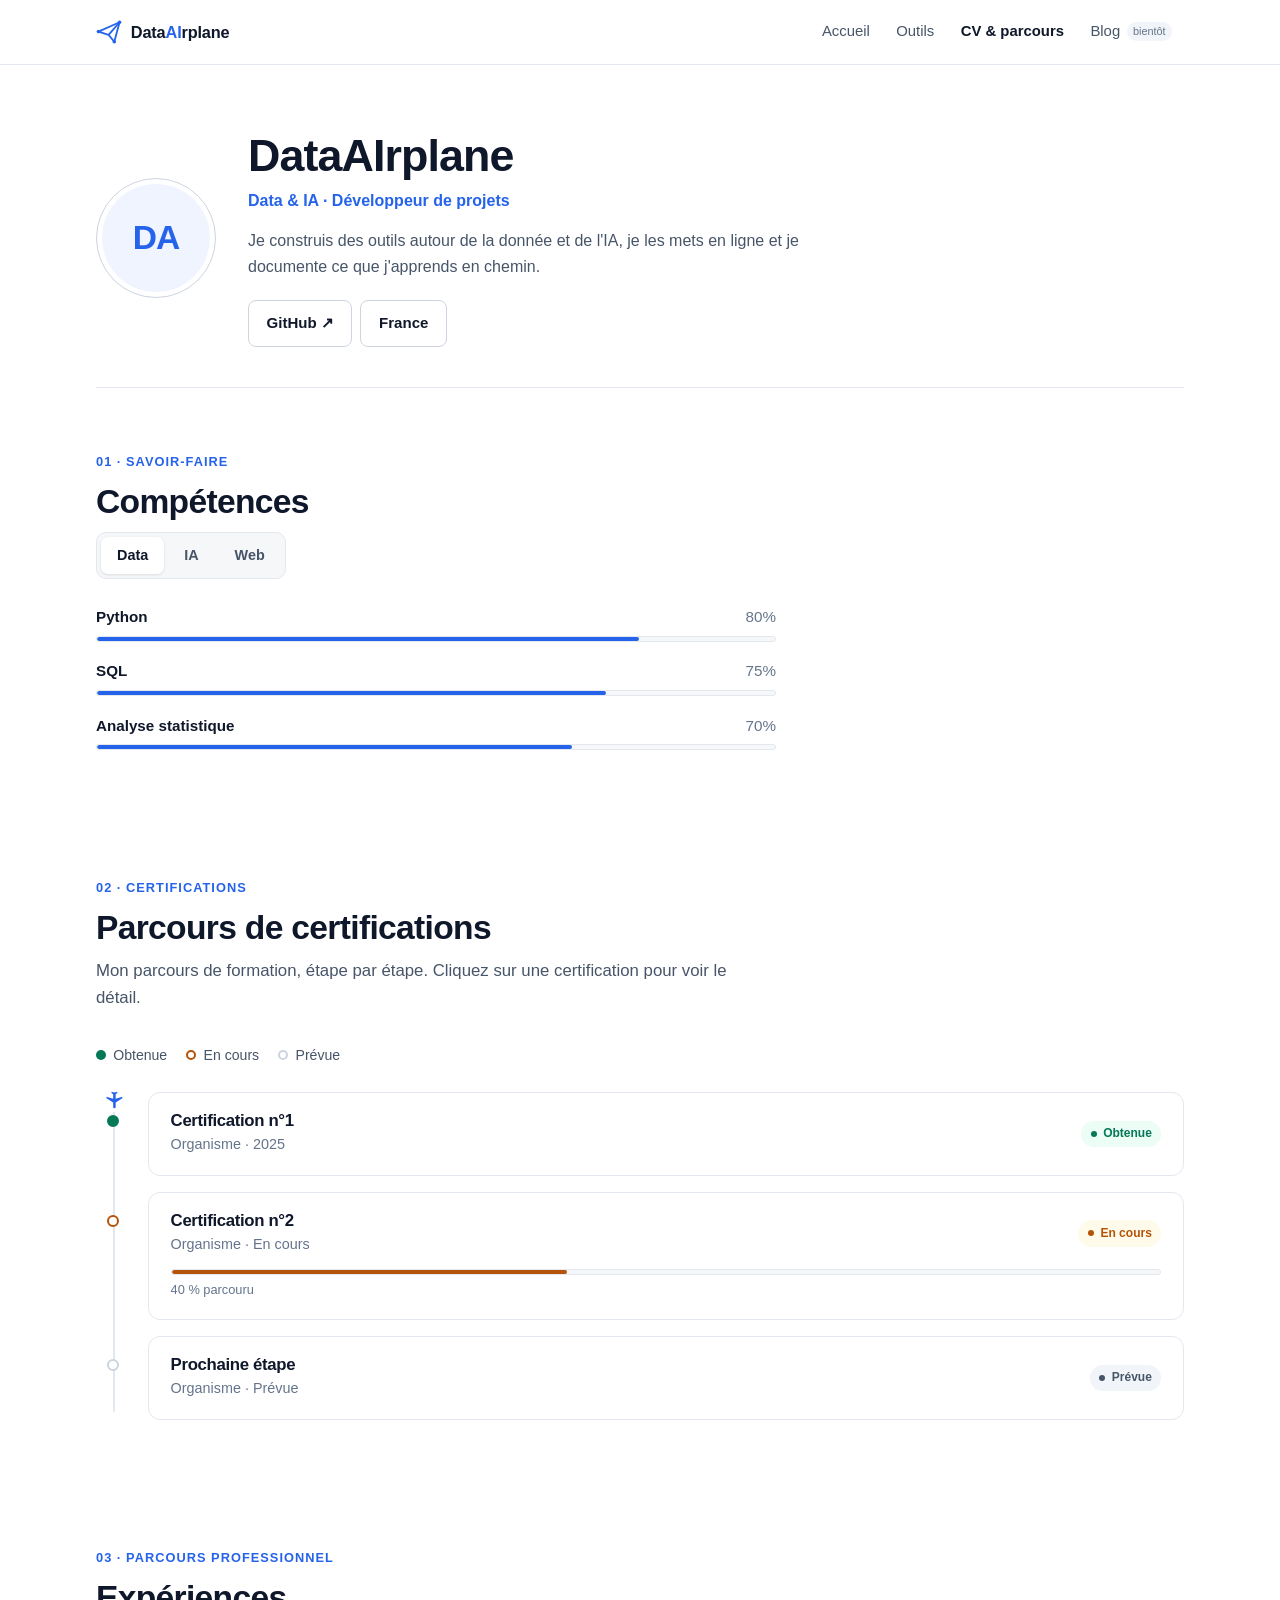
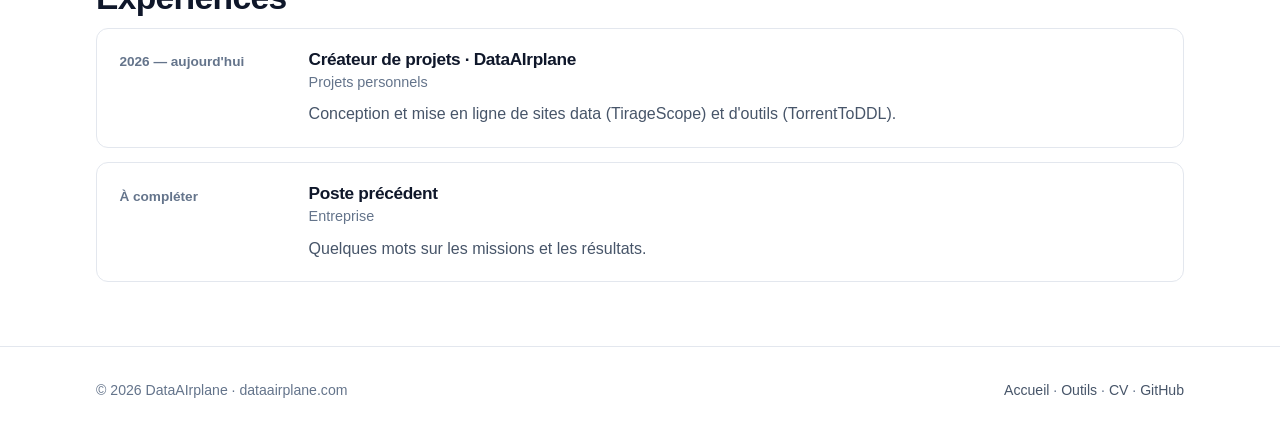
<file: cv.html>
<!DOCTYPE html>
<html lang="fr">
<head>
<meta charset="UTF-8">
<meta name="viewport" content="width=device-width, initial-scale=1">
<title>CV & parcours · DataAIrplane</title>
<meta name="description" content="CV interactif de DataAIrplane : compétences en data et IA, expériences et plan de vol des certifications.">
<meta name="theme-color" content="#070912">
<meta property="og:title" content="CV & parcours · DataAIrplane">
<meta property="og:description" content="CV interactif de DataAIrplane : compétences en data et IA, expériences et plan de vol des certifications.">
<meta property="og:type" content="website">
<link rel="icon" href="favicon.svg" type="image/svg+xml">
<link rel="stylesheet" href="assets/css/style.css">
</head>
<body>
<header class="nav">
  <nav class="nav-in" aria-label="Navigation principale">
    <a class="logo" href="index.html"><svg aria-hidden="true" viewBox="0 0 32 32" fill="none"><path d="M3 15.5L29 4l-6.5 24-7-8.5L3 15.5z" stroke="currentColor" stroke-width="2.2" stroke-linejoin="round"/><path d="M15.5 19.5L29 4" stroke="currentColor" stroke-width="2.2"/><circle cx="29" cy="4" r="2.2" fill="currentColor"/><circle cx="3" cy="15.5" r="2.2" fill="currentColor"/><circle cx="22.5" cy="28" r="2.2" fill="currentColor"/></svg><span>Data<b>AI</b>rplane</span></a>
    <button class="burger" aria-label="Ouvrir le menu" aria-expanded="false"><svg width="20" height="20" viewBox="0 0 24 24" fill="none" stroke="currentColor" stroke-width="2" stroke-linecap="round"><path d="M4 7h16M4 12h16M4 17h16"/></svg></button>
    <ul class="liens">
      <li><a href="index.html">Accueil</a></li>
      <li><a href="outils.html">Outils</a></li>
      <li><a href="cv.html" aria-current="page">CV &amp; parcours</a></li>
      <li><a href="blog/index.html">Blog <span class="pastille-bientot">bientôt</span></a></li>
    </ul>
  </nav>
</header>
<main>
  <div class="conteneur">
    <section class="cv-hero">
      <div class="avatar revele" aria-hidden="true"><div class="anneau"></div><div class="initiales"><span id="cv-initiales">DA</span></div></div>
      <div>
        <h1 class="revele" id="cv-nom">DataAIrplane</h1>
        <p class="titre revele" id="cv-titre"></p>
        <p class="revele" id="cv-accroche"></p>
        <div class="contacts revele" id="cv-contacts"></div>
      </div>
    </section>

    <section id="competences">
      <p class="surtitre revele">01 · Savoir-faire</p>
      <h2 class="revele">Compétences</h2>
      <div class="onglets revele" role="tablist" id="cv-onglets"></div>
      <div class="jauges revele" id="cv-jauges" role="tabpanel"></div>
    </section>

    <section id="parcours">
      <p class="surtitre revele">02 · Certifications</p>
      <h2 class="revele">Parcours de certifications</h2>
      <p class="sous revele">Mon parcours de formation, étape par étape. Cliquez sur une certification pour voir le détail.</p>
      <div class="legende revele">
        <span><i style="background:var(--vert)"></i>Obtenue</span>
        <span><i style="border:2px solid var(--ambre)"></i>En cours</span>
        <span><i style="border:2px solid var(--border-strong)"></i>Prévue</span>
      </div>
      <div class="plan-vol" id="cv-plan">
        <div class="piste"></div><div class="trace"></div>
        <svg class="avion" viewBox="0 0 24 24" aria-hidden="true"><path fill="currentColor" d="M21 16v-2l-8-5V3.5a1.5 1.5 0 00-3 0V9l-8 5v2l8-2.5V19l-2 1.5V22l3.5-1 3.5 1v-1.5L13 19v-5.5l8 2.5z" transform="rotate(180 12 12)"/></svg>
      </div>
    </section>

    <section id="experiences">
      <p class="surtitre revele">03 · Parcours professionnel</p>
      <h2 class="revele">Expériences</h2>
      <div class="experiences" id="cv-experiences"></div>
    </section>
  </div>
</main>
<footer class="pied">
  <div class="conteneur">
    <span>© <span data-annee>2026</span> DataAIrplane · dataairplane.com</span>
    <span><a href="index.html">Accueil</a> · <a href="outils.html">Outils</a> · <a href="cv.html">CV</a> · <a href="https://github.com/DataAIrplane" target="_blank" rel="noopener">GitHub</a></span>
  </div>
</footer>
<script src="assets/js/donnees.js"></script>
<script src="assets/js/cv.js"></script>
<script src="assets/js/main.js"></script>
</body>
</html>
</file>
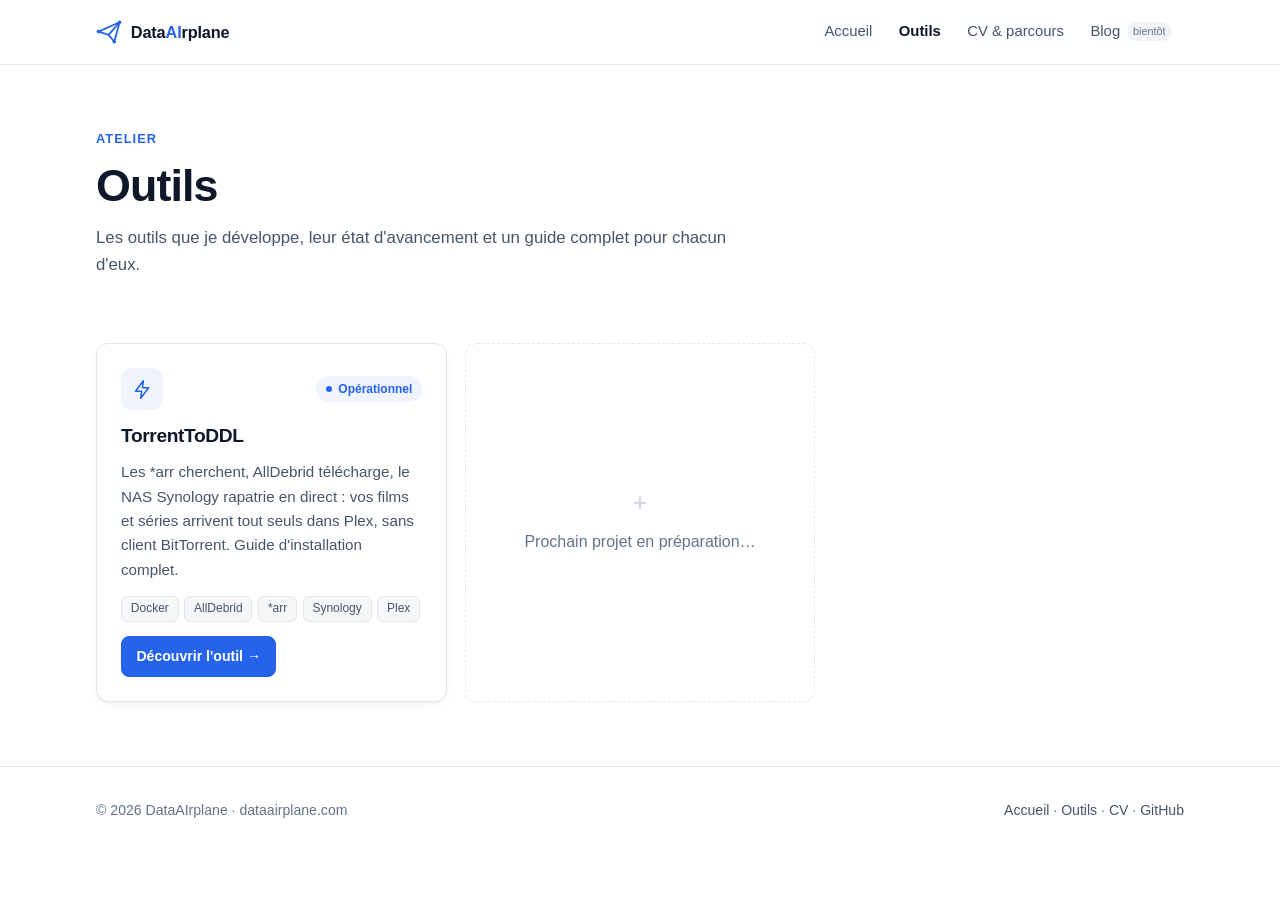
<file: outils.html>
<!DOCTYPE html>
<html lang="fr">
<head>
<meta charset="UTF-8">
<meta name="viewport" content="width=device-width, initial-scale=1">
<title>Outils · DataAIrplane</title>
<meta name="description" content="Les outils construits par DataAIrplane, dont TorrentToDDL.">
<meta name="theme-color" content="#070912">
<meta property="og:title" content="Outils · DataAIrplane">
<meta property="og:description" content="Les outils construits par DataAIrplane, dont TorrentToDDL.">
<meta property="og:type" content="website">
<link rel="icon" href="favicon.svg" type="image/svg+xml">
<link rel="stylesheet" href="assets/css/style.css">
</head>
<body>
<header class="nav">
  <nav class="nav-in" aria-label="Navigation principale">
    <a class="logo" href="index.html"><svg aria-hidden="true" viewBox="0 0 32 32" fill="none"><path d="M3 15.5L29 4l-6.5 24-7-8.5L3 15.5z" stroke="currentColor" stroke-width="2.2" stroke-linejoin="round"/><path d="M15.5 19.5L29 4" stroke="currentColor" stroke-width="2.2"/><circle cx="29" cy="4" r="2.2" fill="currentColor"/><circle cx="3" cy="15.5" r="2.2" fill="currentColor"/><circle cx="22.5" cy="28" r="2.2" fill="currentColor"/></svg><span>Data<b>AI</b>rplane</span></a>
    <button class="burger" aria-label="Ouvrir le menu" aria-expanded="false"><svg width="20" height="20" viewBox="0 0 24 24" fill="none" stroke="currentColor" stroke-width="2" stroke-linecap="round"><path d="M4 7h16M4 12h16M4 17h16"/></svg></button>
    <ul class="liens">
      <li><a href="index.html">Accueil</a></li>
      <li><a href="outils.html" aria-current="page">Outils</a></li>
      <li><a href="cv.html">CV &amp; parcours</a></li>
      <li><a href="blog/index.html">Blog <span class="pastille-bientot">bientôt</span></a></li>
    </ul>
  </nav>
</header>
<main>
  <div class="conteneur">
    <div class="entete">
      <p class="surtitre revele">Atelier</p>
      <h1 class="revele">Outils</h1>
      <p class="sous revele">Les outils que je développe, leur état d'avancement et un guide complet pour chacun d'eux.</p>
    </div>
    <section style="padding-top:1rem">
      <div class="cartes" data-liste="outils" data-fantome></div>
    </section>
  </div>
</main>
<footer class="pied">
  <div class="conteneur">
    <span>© <span data-annee>2026</span> DataAIrplane · dataairplane.com</span>
    <span><a href="index.html">Accueil</a> · <a href="outils.html">Outils</a> · <a href="cv.html">CV</a> · <a href="https://github.com/DataAIrplane" target="_blank" rel="noopener">GitHub</a></span>
  </div>
</footer>
<script src="assets/js/donnees.js"></script>
<script src="assets/js/main.js"></script>
</body>
</html>
</file>
<file: assets/css/style.css>
/* ============ DataAIrplane — feuille de style commune ============
   Thème sobre : clair par défaut, sombre automatique selon le système,
   une seule couleur d'accent. */
:root {
  --bg: #ffffff;
  --bg-alt: #f6f7f9;
  --surface: #ffffff;
  --surface-hover: #f8fafc;
  --border: #e3e7ee;
  --border-strong: #cdd4df;
  --text: #0f172a;
  --muted: #475569;
  --faint: #64748b;
  --accent: #2563eb;
  --accent-hover: #1d4ed8;
  --accent-soft: #eff4ff;
  --accent-text: #ffffff;
  --vert: #047857;  --vert-soft: #ecfdf5;
  --ambre: #b45309; --ambre-soft: #fffbeb;
  --gris: #475569;  --gris-soft: #f1f5f9;
  --code-bg: #0f172a; --code-text: #e2e8f0;
  --reseau: 37,99,235;
  --ombre: 0 1px 2px rgba(15,23,42,.04), 0 4px 16px -6px rgba(15,23,42,.08);
  --ombre-hover: 0 2px 4px rgba(15,23,42,.05), 0 12px 28px -10px rgba(15,23,42,.16);
  --radius: 12px;
  --mono: ui-monospace, "SFMono-Regular", "Cascadia Mono", Menlo, Consolas, monospace;
  --sans: "Inter", -apple-system, BlinkMacSystemFont, "Segoe UI", Roboto, Helvetica, Arial, sans-serif;
  --max: 1120px;
  color-scheme: light dark;
}
@media (prefers-color-scheme: dark) {
  :root {
    --bg: #0b0f17;
    --bg-alt: #0f141e;
    --surface: #111722;
    --surface-hover: #151c29;
    --border: #1f2735;
    --border-strong: #2c3647;
    --text: #e6e9ef;
    --muted: #a3acbb;
    --faint: #8792a3;
    --accent: #6ea0ff;
    --accent-hover: #8fb5ff;
    --accent-soft: rgba(110,160,255,.12);
    --accent-text: #0b0f17;
    --vert: #34d399;  --vert-soft: rgba(52,211,153,.12);
    --ambre: #fbbf24; --ambre-soft: rgba(251,191,36,.12);
    --gris: #a3acbb;  --gris-soft: rgba(163,172,187,.12);
    --code-bg: #070a10; --code-text: #d6deeb;
    --reseau: 110,160,255;
    --ombre: none;
    --ombre-hover: 0 10px 30px -12px rgba(0,0,0,.6);
  }
}

*, *::before, *::after { box-sizing: border-box; }
html { scroll-behavior: smooth; }
body {
  margin: 0; background: var(--bg); color: var(--text);
  font-family: var(--sans); line-height: 1.6; font-size: 16px;
  -webkit-font-smoothing: antialiased; overflow-x: hidden;
}
img, svg { display: block; max-width: 100%; }
a { color: inherit; }
::selection { background: var(--accent-soft); }
:focus-visible { outline: 2px solid var(--accent); outline-offset: 3px; border-radius: 6px; }

/* ---------- Navigation ---------- */
.nav {
  position: sticky; top: 0; z-index: 20;
  background: color-mix(in srgb, var(--bg) 88%, transparent);
  backdrop-filter: blur(10px); -webkit-backdrop-filter: blur(10px);
  border-bottom: 1px solid var(--border);
}
.nav-in { max-width: var(--max); margin: 0 auto; padding: .8rem 1rem; display: flex; align-items: center; justify-content: space-between; gap: 1rem; }
.logo { display: inline-flex; align-items: center; gap: .55rem; font-weight: 700; letter-spacing: -0.01em; text-decoration: none; font-size: 1.02rem; }
.logo svg { width: 26px; height: 26px; color: var(--accent); }
.logo b { color: var(--accent); font-weight: 700; }
.liens { display: flex; gap: .15rem; list-style: none; margin: 0; padding: 0; }
.liens a { display: inline-flex; align-items: center; gap: .4rem; padding: .45rem .75rem; border-radius: 8px; text-decoration: none; color: var(--muted); font-size: .93rem; font-weight: 500; transition: color .15s, background .15s; }
.liens a:hover { color: var(--text); background: var(--bg-alt); }
.liens a[aria-current="page"] { color: var(--text); font-weight: 600; }
.pastille-bientot { font-size: .68rem; padding: .05rem .4rem; border-radius: 999px; background: var(--gris-soft); color: var(--faint); font-weight: 500; }
.burger { display: none; background: none; border: 1px solid var(--border); color: var(--text); border-radius: 8px; width: 40px; height: 40px; cursor: pointer; }
@media (max-width: 720px) {
  .burger { display: grid; place-items: center; }
  .liens { position: absolute; top: 100%; left: 0; right: 0; flex-direction: column; background: var(--bg); border-bottom: 1px solid var(--border); padding: .5rem 1rem 1rem; display: none; }
  .liens.ouvert { display: flex; }
  .liens a { padding: .75rem .8rem; }
}

/* ---------- Mise en page ---------- */
main { position: relative; }
.conteneur { max-width: var(--max); margin: 0 auto; padding: 0 1rem; }
section { padding: 4rem 0; }
.surtitre { font-size: .8rem; font-weight: 600; letter-spacing: .08em; text-transform: uppercase; color: var(--accent); margin: 0 0 .6rem; }
h1, h2, h3 { line-height: 1.2; letter-spacing: -0.02em; margin: 0; }
h2 { font-size: clamp(1.6rem, 3.2vw, 2.1rem); font-weight: 700; margin-bottom: .6rem; }
.sous { color: var(--muted); max-width: 640px; margin: 0 0 2rem; font-size: 1.05rem; }
.accent { color: var(--accent); }

/* ---------- Hero ---------- */
.hero { position: relative; overflow: hidden; padding: 6rem 0 4.5rem; border-bottom: 1px solid var(--border); background: linear-gradient(180deg, var(--bg-alt), var(--bg)); }
.hero > * { width: 100%; min-width: 0; position: relative; }
#reseau { position: absolute; inset: 0; width: 100%; height: 100%; pointer-events: none; mask-image: linear-gradient(90deg, transparent 15%, #000 70%); -webkit-mask-image: linear-gradient(90deg, transparent 15%, #000 70%); }
.hero h1 { font-size: clamp(2.2rem, 5.5vw, 3.6rem); font-weight: 750; margin: .3rem 0 1.1rem; max-width: 820px; letter-spacing: -0.03em; }
.hero p.intro { font-size: clamp(1.05rem, 2vw, 1.18rem); color: var(--muted); max-width: 600px; margin: 0 0 2rem; }
.hero-simple { border-bottom: 0; background: none; padding: 5rem 0; }
.actions { display: flex; flex-wrap: wrap; gap: .7rem; }
.btn {
  display: inline-flex; align-items: center; gap: .45rem; padding: .65rem 1.1rem; border-radius: 8px;
  font-weight: 600; text-decoration: none; font-size: .94rem; border: 1px solid var(--border-strong);
  background: var(--surface); color: var(--text); cursor: pointer; transition: background .15s, border-color .15s, color .15s;
}
.btn:hover { background: var(--bg-alt); }
.btn.principal { background: var(--accent); border-color: var(--accent); color: var(--accent-text); }
.btn.principal:hover { background: var(--accent-hover); border-color: var(--accent-hover); }
.btn[aria-disabled="true"] { opacity: .5; pointer-events: none; }
.btn.info { cursor: default; }
.btn.info:hover { background: var(--surface); }

/* ---------- Compteurs ---------- */
.compteurs { display: flex; flex-wrap: wrap; gap: 2.5rem; margin-top: 3rem; }
.compteur strong { display: block; font-size: 1.9rem; font-weight: 700; letter-spacing: -0.03em; line-height: 1.1; }
.compteur span { color: var(--faint); font-size: .88rem; }

/* ---------- Cartes ---------- */
.cartes { display: grid; grid-template-columns: repeat(auto-fill, minmax(min(100%, 320px), 1fr)); gap: 1.1rem; }
.carte {
  display: flex; flex-direction: column; gap: .85rem; padding: 1.5rem; border-radius: var(--radius);
  background: var(--surface); border: 1px solid var(--border); box-shadow: var(--ombre);
  text-decoration: none; transition: border-color .2s, box-shadow .2s, transform .2s;
}
a.carte:hover, .carte:not(.fantome):hover { border-color: var(--border-strong); box-shadow: var(--ombre-hover); transform: translateY(-2px); }
.carte-tete { display: flex; align-items: center; justify-content: space-between; gap: 1rem; }
.icone { width: 42px; height: 42px; border-radius: 10px; display: grid; place-items: center; background: var(--accent-soft); }
.icone svg { width: 21px; height: 21px; stroke: var(--accent); }
.carte h3 { font-size: 1.2rem; font-weight: 650; }
.carte .url { font-family: var(--mono); font-size: .8rem; color: var(--faint); word-break: break-all; margin-top: .15rem; }
.carte p { margin: 0; color: var(--muted); font-size: .95rem; }
.tags { display: flex; flex-wrap: wrap; gap: .35rem; margin-top: auto; }
.tag { font-size: .75rem; padding: .18rem .55rem; border-radius: 6px; background: var(--bg-alt); border: 1px solid var(--border); color: var(--muted); }
.statut { display: inline-flex; align-items: center; gap: .4rem; font-size: .75rem; font-weight: 600; padding: .22rem .6rem; border-radius: 999px; white-space: nowrap; }
.statut::before { content: ""; width: 6px; height: 6px; border-radius: 50%; background: currentColor; }
.statut.en-ligne, .statut.obtenue { color: var(--vert); background: var(--vert-soft); }
.statut.operationnel { color: var(--accent); background: var(--accent-soft); }
.statut.en-dev, .statut.en-cours { color: var(--ambre); background: var(--ambre-soft); }
.statut.bientot, .statut.prevue { color: var(--gris); background: var(--gris-soft); }
.carte-pied { display: flex; gap: .5rem; flex-wrap: wrap; }
.carte-pied .btn { padding: .5rem .9rem; font-size: .88rem; }
.carte.fantome { border-style: dashed; background: transparent; box-shadow: none; align-items: center; justify-content: center; text-align: center; color: var(--faint); min-height: 180px; }
.carte.fantome .plus { font-size: 1.6rem; line-height: 1; color: var(--border-strong); }

/* ---------- Bandeau ---------- */
.bandeau { border-radius: 16px; padding: clamp(1.5rem, 4vw, 2.5rem); border: 1px solid var(--border); background: var(--bg-alt); display: flex; align-items: center; justify-content: space-between; gap: 1.5rem; flex-wrap: wrap; }
.bandeau h2 { margin: 0 0 .35rem; font-size: clamp(1.35rem, 2.6vw, 1.7rem); }
.bandeau p { margin: 0; color: var(--muted); }

/* ---------- Pied de page ---------- */
.pied { border-top: 1px solid var(--border); padding: 2rem 0 2.5rem; color: var(--faint); font-size: .88rem; }
.pied .conteneur { display: flex; justify-content: space-between; gap: 1rem; flex-wrap: wrap; }
.pied a { color: var(--muted); text-decoration: none; }
.pied a:hover { color: var(--text); }

/* ---------- Apparition douce au défilement ---------- */
.revele { opacity: 0; transform: translateY(12px); transition: opacity .6s ease, transform .6s ease; transition-delay: var(--delai, 0ms); }
.revele.visible { opacity: 1; transform: none; }

/* ---------- En-tête de page interne ---------- */
.entete { padding: 4rem 0 1rem; }
.entete h1 { font-size: clamp(2rem, 5vw, 2.8rem); font-weight: 750; margin-bottom: .8rem; }

/* ======================= CV ======================= */
.cv-hero { display: grid; grid-template-columns: auto 1fr; gap: 2rem; align-items: center; padding: 4rem 0 2.5rem; border-bottom: 1px solid var(--border); }
.avatar { position: relative; width: 120px; height: 120px; }
.avatar .anneau { position: absolute; inset: 0; border-radius: 50%; border: 1px solid var(--border-strong); }
.avatar .initiales { position: absolute; inset: 6px; border-radius: 50%; display: grid; place-items: center; font-weight: 700; font-size: 2.1rem; background: var(--accent-soft); color: var(--accent); letter-spacing: -0.03em; }
.cv-hero h1 { font-size: clamp(2rem, 5vw, 2.8rem); font-weight: 750; }
.cv-hero .titre { color: var(--accent); font-weight: 600; margin: .35rem 0 .9rem; }
.cv-hero p { color: var(--muted); margin: 0 0 1.3rem; max-width: 620px; }
.contacts { display: flex; flex-wrap: wrap; gap: .5rem; }
@media (max-width: 640px) { .cv-hero { grid-template-columns: 1fr; } .avatar { width: 92px; height: 92px; } .avatar .initiales { font-size: 1.6rem; } }

.onglets { display: inline-flex; gap: .25rem; flex-wrap: wrap; margin-bottom: 1.6rem; padding: .25rem; border-radius: 10px; background: var(--bg-alt); border: 1px solid var(--border); }
.onglet { font: inherit; font-weight: 600; font-size: .9rem; padding: .45rem 1rem; border-radius: 7px; border: 0; background: transparent; color: var(--muted); cursor: pointer; transition: background .15s, color .15s; }
.onglet[aria-selected="true"] { background: var(--surface); color: var(--text); box-shadow: 0 1px 3px rgba(15,23,42,.12); }
.jauges { display: grid; gap: 1.1rem; max-width: 680px; }
.jauge-tete { display: flex; justify-content: space-between; font-weight: 600; font-size: .95rem; margin-bottom: .4rem; }
.jauge-tete span:last-child { color: var(--faint); font-weight: 500; font-variant-numeric: tabular-nums; }
.jauge { height: 6px; border-radius: 999px; background: var(--bg-alt); border: 1px solid var(--border); overflow: hidden; }
.jauge i { display: block; height: 100%; width: 0; border-radius: inherit; background: var(--accent); transition: width .9s ease; }

.experiences { display: grid; gap: .9rem; }
.experience { display: grid; grid-template-columns: 170px 1fr; gap: 1.2rem; padding: 1.25rem 1.4rem; border-radius: var(--radius); background: var(--surface); border: 1px solid var(--border); }
.experience .periode { font-size: .85rem; font-weight: 600; color: var(--faint); padding-top: .15rem; }
.experience h3 { font-size: 1.08rem; font-weight: 650; }
.experience .lieu { color: var(--faint); font-size: .9rem; margin: .1rem 0 .45rem; }
.experience p { margin: 0; color: var(--muted); }
@media (max-width: 640px) { .experience { grid-template-columns: 1fr; gap: .35rem; } }

/* Parcours de certifications */
.plan-vol { position: relative; padding-left: 52px; }
.plan-vol .piste { position: absolute; left: 17px; top: 8px; bottom: 8px; width: 2px; background: var(--border); border-radius: 2px; }
.plan-vol .trace { position: absolute; left: 17px; top: 8px; width: 2px; height: 0; background: var(--accent); border-radius: 2px; }
.plan-vol .avion { position: absolute; left: 6px; top: 0; width: 24px; height: 24px; transform: translateY(-50%); color: var(--accent); z-index: 2; background: var(--bg); border-radius: 50%; padding: 2px; }
.etape { position: relative; margin-bottom: 1rem; }
.etape:last-child { margin-bottom: 0; }
.etape .balise { position: absolute; left: -41px; top: 1.45rem; width: 12px; height: 12px; border-radius: 50%; border: 2px solid var(--border-strong); background: var(--bg); }
.etape.obtenue .balise { border-color: var(--vert); background: var(--vert); }
.etape.en-cours .balise { border-color: var(--ambre); background: var(--bg); }
.etape-carte { width: 100%; text-align: left; font: inherit; color: inherit; cursor: pointer; padding: 1.15rem 1.35rem; border-radius: var(--radius); background: var(--surface); border: 1px solid var(--border); transition: border-color .15s, box-shadow .15s; }
.etape-carte:hover { border-color: var(--border-strong); box-shadow: var(--ombre); }
.etape-carte .ligne { display: flex; justify-content: space-between; align-items: center; gap: 1rem; flex-wrap: wrap; }
.etape-carte h3 { font-size: 1.05rem; font-weight: 650; }
.etape-carte .org { color: var(--faint); font-size: .9rem; margin-top: .1rem; }
.etape-detail { display: grid; grid-template-rows: 0fr; transition: grid-template-rows .3s ease; }
.etape-detail > div { overflow: hidden; }
.etape-carte[aria-expanded="true"] + .etape-detail { grid-template-rows: 1fr; }
.etape-detail p { color: var(--muted); margin: .7rem 1.35rem 0; }
.etape-detail a { display: inline-block; margin: .4rem 1.35rem 0; color: var(--accent); font-size: .9rem; }
.progression { margin-top: .85rem; }
.progression .jauge i { background: var(--ambre); }
.progression small { color: var(--faint); display: block; margin-top: .3rem; font-size: .8rem; }
.legende { display: flex; gap: 1.2rem; flex-wrap: wrap; margin-bottom: 1.6rem; font-size: .88rem; color: var(--muted); }
.legende span { display: inline-flex; align-items: center; gap: .45rem; }
.legende i { width: 10px; height: 10px; border-radius: 50%; display: inline-block; box-sizing: border-box; }

/* ======================= Pages outil (guide) ======================= */
.lecture { position: fixed; top: 0; left: 0; right: 0; height: 2px; z-index: 30; pointer-events: none; }
.lecture i { display: block; height: 100%; background: var(--accent); transform: scaleX(0); transform-origin: left; }
.outil-hero { padding: 3rem 0 2.5rem; max-width: 860px; }
.retour { display: inline-block; color: var(--muted); text-decoration: none; font-size: .92rem; margin-bottom: 1.5rem; }
.retour:hover { color: var(--text); }
.outil-tete { display: flex; align-items: center; gap: 1rem; }
.outil-tete .surtitre { margin-bottom: .2rem; }
.outil-tete h1 { font-size: clamp(2.1rem, 6vw, 3rem); font-weight: 750; }
.icone.grande { width: 60px; height: 60px; border-radius: 14px; flex-shrink: 0; }
.icone.grande svg { width: 28px; height: 28px; }
.outil-sous { font-size: clamp(1.1rem, 2.4vw, 1.3rem); font-weight: 600; margin: 1.2rem 0 .5rem; }
.outil-hero .intro { color: var(--muted); font-size: 1.04rem; margin: 0 0 1.3rem; max-width: 700px; }
.outil-infos { display: flex; flex-wrap: wrap; gap: .4rem; align-items: center; margin-bottom: 1.6rem; }

.outil-corps { display: grid; grid-template-columns: minmax(0, 1fr); gap: 2.5rem; padding-bottom: 4rem; border-top: 1px solid var(--border); padding-top: 2.5rem; }
@media (min-width: 1100px) { .outil-corps { grid-template-columns: 240px minmax(0, 1fr); } }
.sommaire-lateral { display: none; }
@media (min-width: 1100px) { .sommaire-lateral { display: block; position: sticky; top: 84px; align-self: start; max-height: calc(100vh - 104px); overflow-y: auto; padding-right: .5rem; } }
.sommaire-lateral p { font-size: .75rem; font-weight: 600; letter-spacing: .08em; text-transform: uppercase; color: var(--faint); margin: 0 0 .7rem; }
.sommaire-lateral ol { list-style: none; margin: 0; padding: 0; border-left: 1px solid var(--border); }
.sommaire-lateral a { display: block; padding: .3rem .9rem; margin-left: -1px; border-left: 2px solid transparent; color: var(--faint); text-decoration: none; font-size: .86rem; line-height: 1.4; transition: color .15s, border-color .15s; }
.sommaire-lateral a:hover { color: var(--text); }
.sommaire-lateral a.actif { color: var(--accent); border-left-color: var(--accent); font-weight: 500; }

.prose { min-width: 0; max-width: 760px; font-size: 1.04rem; line-height: 1.75; color: var(--text); }
.prose > :first-child { margin-top: 0; }
.prose h2 { font-size: clamp(1.45rem, 2.8vw, 1.75rem); margin: 3rem 0 .9rem; padding-top: 1.2rem; border-top: 1px solid var(--border); scroll-margin-top: 84px; }
.prose h3 { font-size: 1.18rem; margin: 2rem 0 .55rem; scroll-margin-top: 84px; }
.prose h4 { font-size: 1.02rem; margin: 1.5rem 0 .4rem; scroll-margin-top: 84px; }
.prose p { margin: 0 0 1.1rem; }
.prose a { color: var(--accent); text-underline-offset: 3px; overflow-wrap: anywhere; }
.prose ul, .prose ol { padding-left: 1.4rem; margin: 0 0 1.2rem; }
.prose li { margin: .3rem 0; }
.prose li::marker { color: var(--faint); }
.prose hr { border: 0; border-top: 1px solid var(--border); margin: 2.5rem 0; }
.prose code { font-family: var(--mono); font-size: .86em; background: var(--bg-alt); border: 1px solid var(--border); border-radius: 5px; padding: .08em .38em; overflow-wrap: anywhere; }
.prose pre { position: relative; background: var(--code-bg); border-radius: 10px; padding: 1.05rem 1.2rem; overflow-x: auto; margin: 1.1rem 0 1.5rem; }
.prose pre::before { content: attr(data-langue); position: absolute; top: .55rem; left: 1.2rem; font-family: var(--mono); font-size: .68rem; color: #7c8aa0; text-transform: uppercase; letter-spacing: .08em; }
.prose pre[data-langue]:not([data-langue=""]) { padding-top: 2rem; }
.prose pre code { background: none; border: 0; padding: 0; color: var(--code-text); font-size: .86rem; overflow-wrap: normal; white-space: pre; }
.copier { position: absolute; top: .5rem; right: .5rem; font: 600 .74rem var(--sans); color: #b8c3d4; background: rgba(255,255,255,.07); border: 1px solid rgba(255,255,255,.12); border-radius: 6px; padding: .22rem .65rem; cursor: pointer; }
.copier:hover { color: #fff; background: rgba(255,255,255,.14); }
.prose blockquote { margin: 1.4rem 0; padding: .9rem 1.15rem; background: var(--accent-soft); border-left: 3px solid var(--accent); border-radius: 0 8px 8px 0; }
.prose blockquote p { margin: 0; }
.prose .tableau { overflow-x: auto; margin: 1.2rem 0 1.6rem; border: 1px solid var(--border); border-radius: 10px; }
.prose table { border-collapse: collapse; width: 100%; font-size: .92rem; }
.prose th, .prose td { border-bottom: 1px solid var(--border); padding: .6rem .9rem; text-align: left; vertical-align: top; }
.prose tr:last-child td { border-bottom: 0; }
.prose th { background: var(--bg-alt); }
.prose figure { margin: 1.8rem 0; }
.prose figure img { width: 100%; height: auto; border-radius: 12px; }
.prose figcaption { color: var(--faint); font-size: .85rem; text-align: center; margin-top: .55rem; }

/* Accessibilité : mouvements réduits */
@media (prefers-reduced-motion: reduce) {
  *, *::before, *::after { animation: none !important; transition: none !important; scroll-behavior: auto !important; }
  .revele { opacity: 1; transform: none; }
}
</file>
